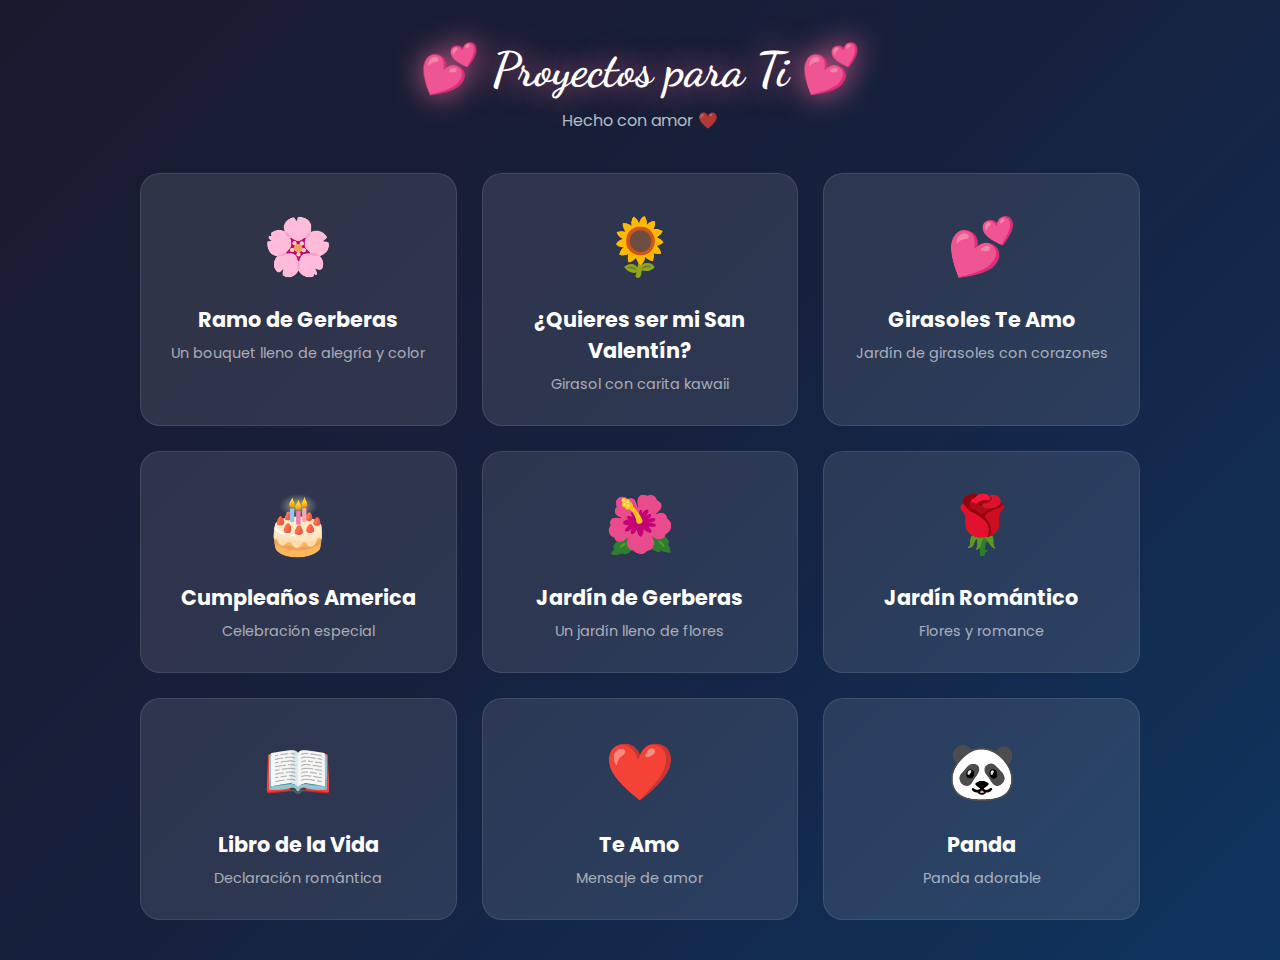
<file: index.html>
<!DOCTYPE html>
<html lang="es">
  <head>
    <meta charset="UTF-8" />
    <meta name="viewport" content="width=device-width, initial-scale=1.0" />
    <title>💕 Proyectos para Ti 💕</title>
    <link
      href="https://fonts.googleapis.com/css2?family=Dancing+Script:wght@700&family=Poppins:wght@400;600&display=swap"
      rel="stylesheet"
    />
    <style>
      * {
        margin: 0;
        padding: 0;
        box-sizing: border-box;
      }
      body {
        min-height: 100vh;
        background: linear-gradient(135deg, #1a1a2e, #16213e, #0f3460);
        font-family: "Poppins", sans-serif;
        display: flex;
        flex-direction: column;
        align-items: center;
        padding: 40px 20px;
      }
      h1 {
        font-family: "Dancing Script", cursive;
        font-size: 3rem;
        color: #fff;
        text-shadow: 0 0 30px rgba(255, 107, 157, 0.8);
        margin-bottom: 10px;
      }
      p.subtitle {
        color: rgba(255, 255, 255, 0.7);
        margin-bottom: 40px;
      }
      .grid {
        display: grid;
        grid-template-columns: repeat(auto-fit, minmax(280px, 1fr));
        gap: 25px;
        max-width: 1000px;
        width: 100%;
      }
      .card {
        background: rgba(255, 255, 255, 0.1);
        border-radius: 20px;
        padding: 30px;
        text-align: center;
        transition: transform 0.3s, box-shadow 0.3s;
        text-decoration: none;
        border: 1px solid rgba(255, 255, 255, 0.1);
      }
      .card:hover {
        transform: translateY(-10px);
        box-shadow: 0 20px 40px rgba(255, 107, 157, 0.3);
      }
      .card .emoji {
        font-size: 3.5rem;
        margin-bottom: 15px;
      }
      .card h2 {
        color: #fff;
        font-size: 1.3rem;
        margin-bottom: 8px;
      }
      .card p {
        color: rgba(255, 255, 255, 0.6);
        font-size: 0.9rem;
      }
    </style>
  </head>
  <body>
    <h1>💕 Proyectos para Ti 💕</h1>
    <p class="subtitle">Hecho con amor ❤️</p>

    <div class="grid">
      <a href="ramo-gerberas/" class="card">
        <div class="emoji">🌸</div>
        <h2>Ramo de Gerberas</h2>
        <p>Un bouquet lleno de alegría y color</p>
      </a>

      <a href="girasol-san-valentin/" class="card">
        <div class="emoji">🌻</div>
        <h2>¿Quieres ser mi San Valentín?</h2>
        <p>Girasol con carita kawaii</p>
      </a>

      <a href="girasoles-te-amo/" class="card">
        <div class="emoji">💕</div>
        <h2>Girasoles Te Amo</h2>
        <p>Jardín de girasoles con corazones</p>
      </a>

      <a href="cumpleanos-america/" class="card">
        <div class="emoji">🎂</div>
        <h2>Cumpleaños America</h2>
        <p>Celebración especial</p>
      </a>

      <a href="jardin-gerberas/" class="card">
        <div class="emoji">🌺</div>
        <h2>Jardín de Gerberas</h2>
        <p>Un jardín lleno de flores</p>
      </a>

      <a href="jardin-romantico/" class="card">
        <div class="emoji">🌹</div>
        <h2>Jardín Romántico</h2>
        <p>Flores y romance</p>
      </a>

      <a href="libro-de-la-vida/" class="card">
        <div class="emoji">📖</div>
        <h2>Libro de la Vida</h2>
        <p>Declaración romántica</p>
      </a>

      <a href="te-amo/" class="card">
        <div class="emoji">❤️</div>
        <h2>Te Amo</h2>
        <p>Mensaje de amor</p>
      </a>

      <a href="panda/" class="card">
        <div class="emoji">🐼</div>
        <h2>Panda</h2>
        <p>Panda adorable</p>
      </a>
    </div>
  </body>
</html>
</file>
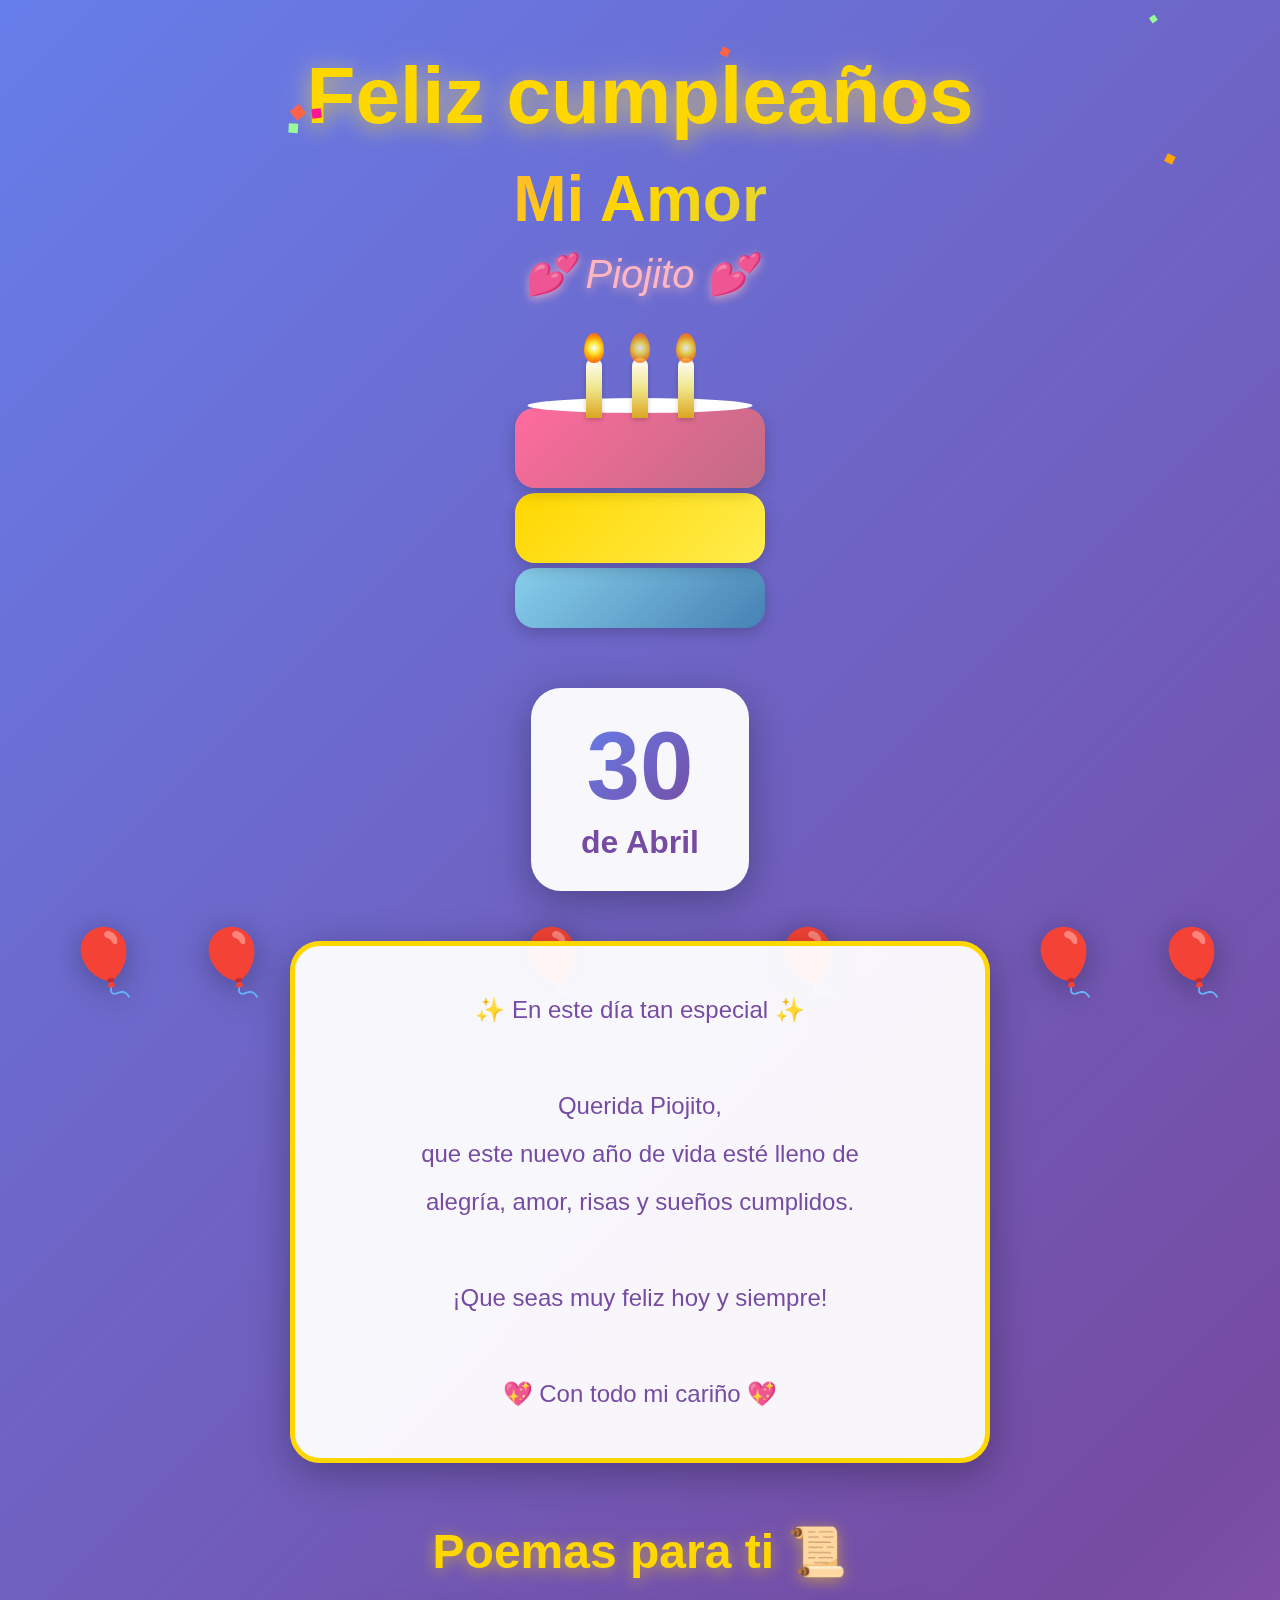
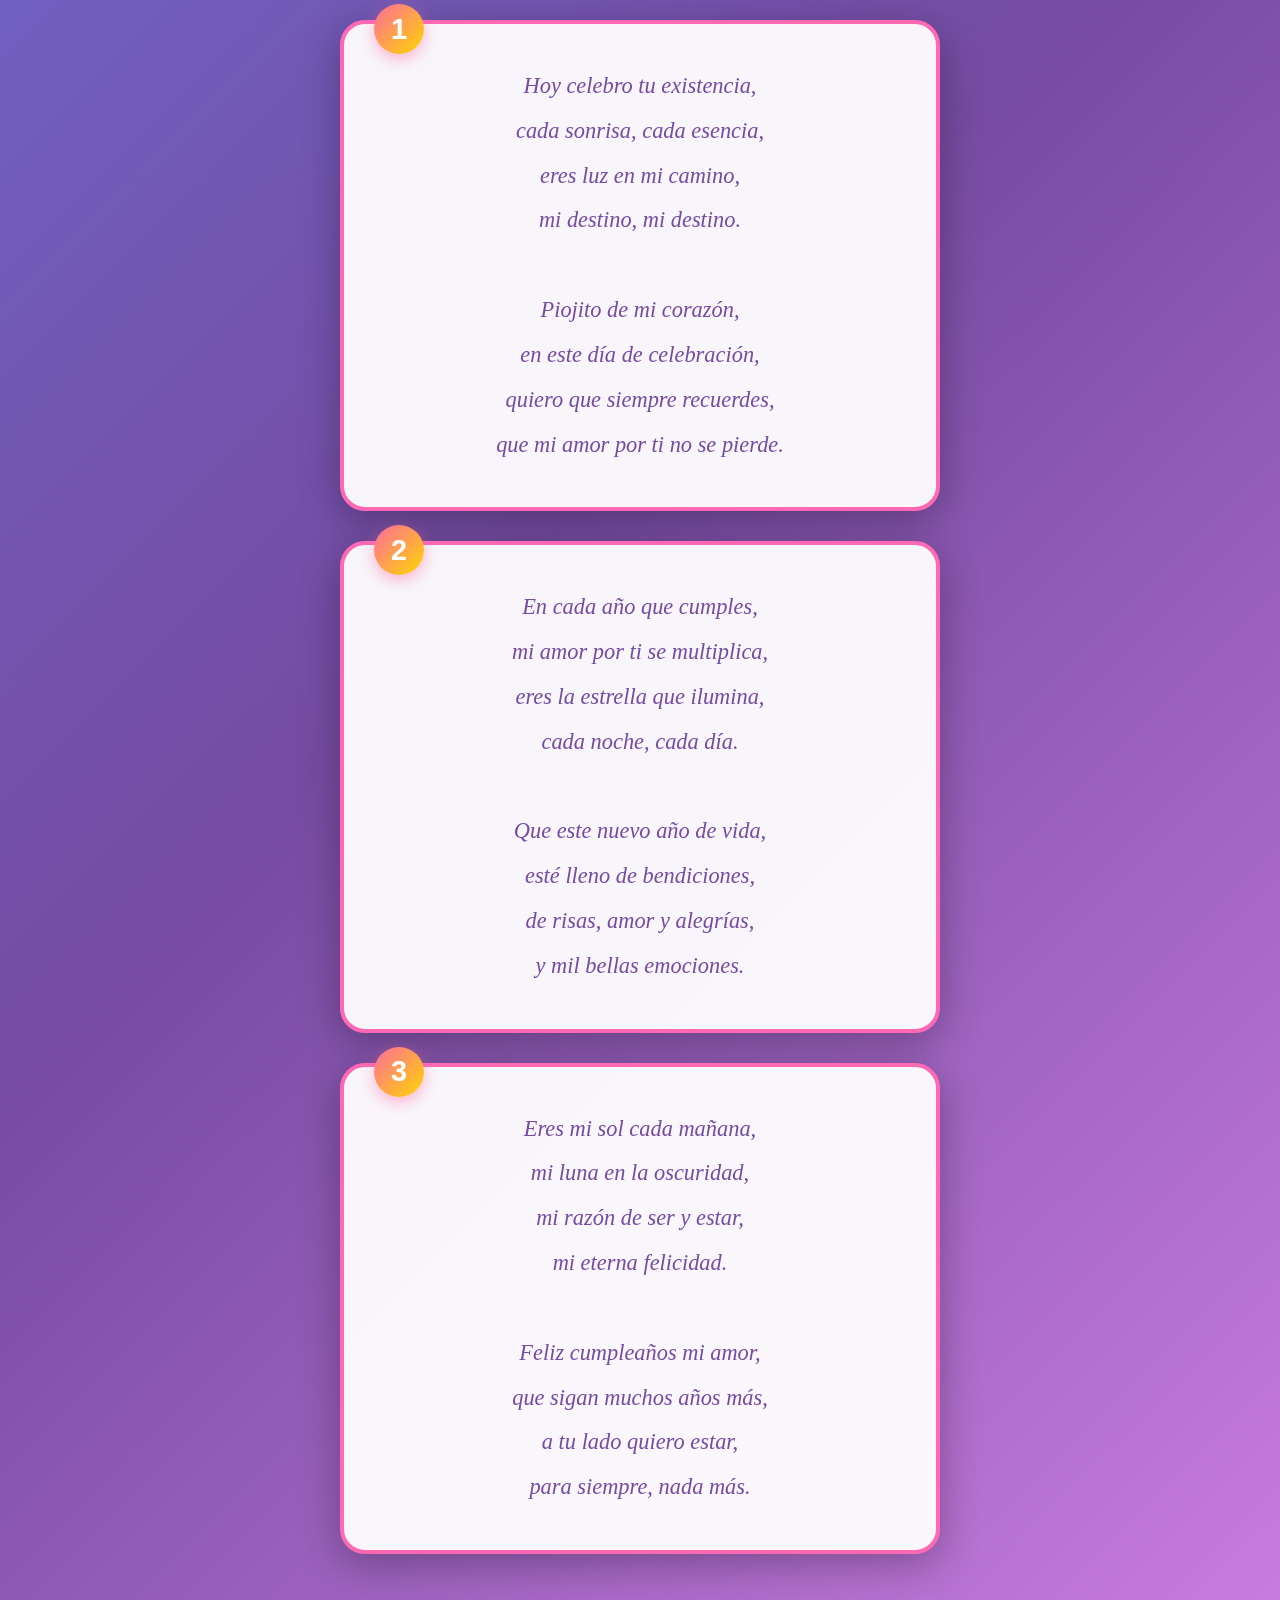
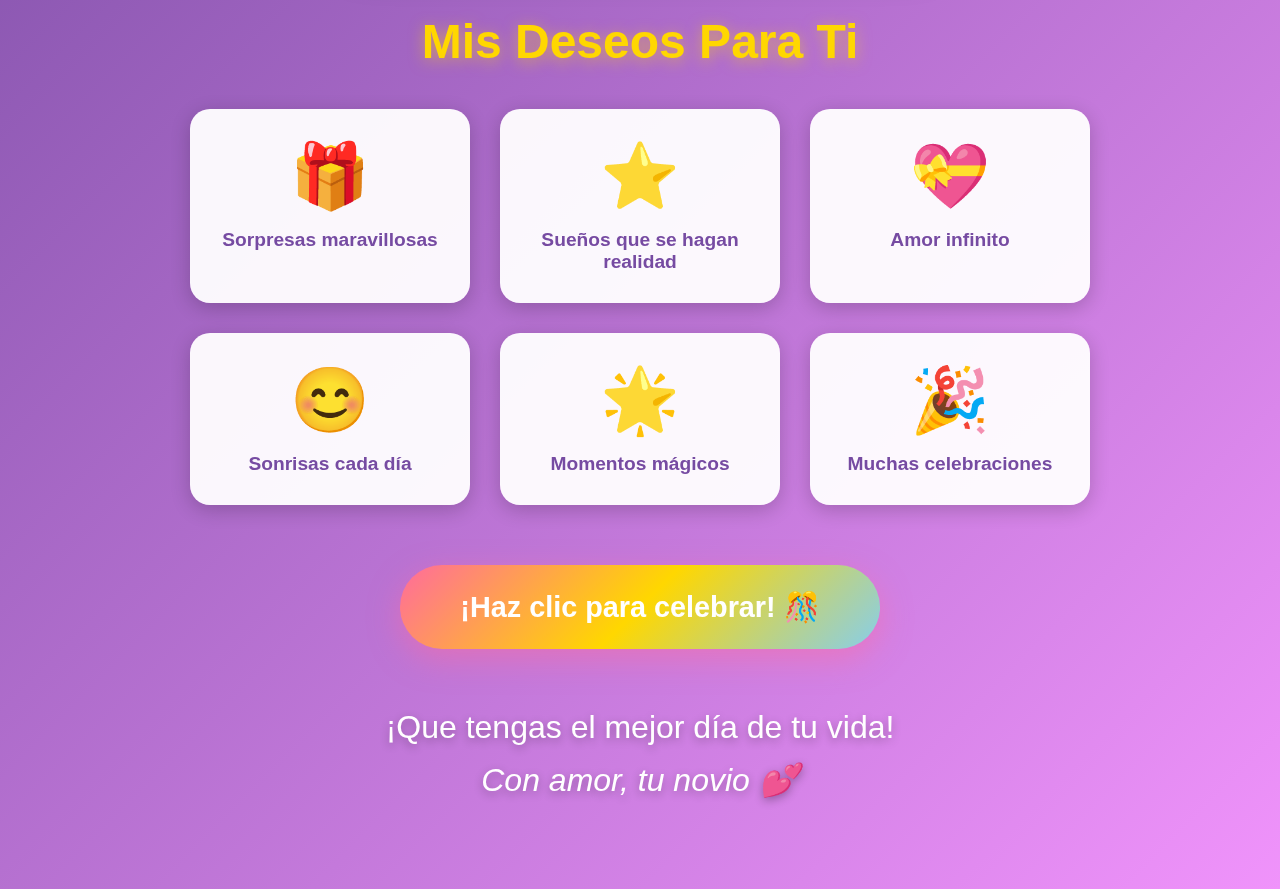
<file: cumpleanos-america/index.html>
<!DOCTYPE html>
<html lang="es">
  <head>
    <meta charset="UTF-8" />
    <meta name="viewport" content="width=device-width, initial-scale=1.0" />
    <title>¡Feliz Cumpleaños! 🎂</title>
    <link rel="stylesheet" href="styles.css" />
  </head>
  <body>
    <!-- Globos flotantes -->
    <div class="balloon balloon-1">🎈</div>
    <div class="balloon balloon-2">🎈</div>
    <div class="balloon balloon-3">🎈</div>
    <div class="balloon balloon-4">🎈</div>
    <div class="balloon balloon-5">🎈</div>
    <div class="balloon balloon-6">🎈</div>

    <!-- Confeti -->
    <canvas id="confettiCanvas"></canvas>

    <div class="container">
      <!-- Título principal -->
      <div class="header-section">
        <h1 class="main-title">Feliz cumpleaños</h1>
        <h2 class="name-title">Mi Amor</h2>
        <p class="nickname">💕 Piojito 💕</p>
      </div>

      <!-- Pastel de cumpleaños -->
      <div class="cake-container">
        <div class="cake">
          <div class="candles">
            <div class="candle">
              <div class="flame"></div>
            </div>
            <div class="candle">
              <div class="flame"></div>
            </div>
            <div class="candle">
              <div class="flame"></div>
            </div>
          </div>
          <div class="cake-layer cake-layer-1"></div>
          <div class="cake-layer cake-layer-2"></div>
          <div class="cake-layer cake-layer-3"></div>
        </div>
      </div>

      <!-- Fecha especial -->
      <div class="date-container">
        <div class="date-card">
          <span class="date-number">30</span>
          <span class="date-month">de Abril</span>
        </div>
      </div>

      <!-- Mensaje especial -->
      <div class="message-card">
        <p class="message-text">
          ✨ En este día tan especial ✨<br /><br />
          Querida Piojito,<br />
          que este nuevo año de vida esté lleno de<br />
          alegría, amor, risas y sueños cumplidos.<br /><br />
          ¡Que seas muy feliz hoy y siempre!<br /><br />
          💖 Con todo mi cariño 💖
        </p>
      </div>

      <!-- Poemas de cumpleaños -->
      <div class="poems-section">
        <h3 class="poems-title">Poemas para ti 📜</h3>

        <div class="poem-card special">
          <div class="poem-number">1</div>
          <p class="poem-verse">
            Hoy celebro tu existencia,<br />
            cada sonrisa, cada esencia,<br />
            eres luz en mi camino,<br />
            mi destino, mi destino.<br /><br />

            Piojito de mi corazón,<br />
            en este día de celebración,<br />
            quiero que siempre recuerdes,<br />
            que mi amor por ti no se pierde.
          </p>
        </div>

        <div class="poem-card special">
          <div class="poem-number">2</div>
          <p class="poem-verse">
            En cada año que cumples,<br />
            mi amor por ti se multiplica,<br />
            eres la estrella que ilumina,<br />
            cada noche, cada día.<br /><br />

            Que este nuevo año de vida,<br />
            esté lleno de bendiciones,<br />
            de risas, amor y alegrías,<br />
            y mil bellas emociones.
          </p>
        </div>

        <div class="poem-card special">
          <div class="poem-number">3</div>
          <p class="poem-verse">
            Eres mi sol cada mañana,<br />
            mi luna en la oscuridad,<br />
            mi razón de ser y estar,<br />
            mi eterna felicidad.<br /><br />

            Feliz cumpleaños mi amor,<br />
            que sigan muchos años más,<br />
            a tu lado quiero estar,<br />
            para siempre, nada más.
          </p>
        </div>
      </div>

      <!-- Deseos -->
      <div class="wishes-section">
        <h3 class="wishes-title">Mis Deseos Para Ti</h3>
        <div class="wishes-grid">
          <div class="wish-card">
            <div class="wish-icon">🎁</div>
            <p class="wish-text">Sorpresas maravillosas</p>
          </div>
          <div class="wish-card">
            <div class="wish-icon">⭐</div>
            <p class="wish-text">Sueños que se hagan realidad</p>
          </div>
          <div class="wish-card">
            <div class="wish-icon">💝</div>
            <p class="wish-text">Amor infinito</p>
          </div>
          <div class="wish-card">
            <div class="wish-icon">😊</div>
            <p class="wish-text">Sonrisas cada día</p>
          </div>
          <div class="wish-card">
            <div class="wish-icon">🌟</div>
            <p class="wish-text">Momentos mágicos</p>
          </div>
          <div class="wish-card">
            <div class="wish-icon">🎉</div>
            <p class="wish-text">Muchas celebraciones</p>
          </div>
        </div>
      </div>

      <!-- Botón interactivo -->
      <button class="celebration-button" id="celebrateBtn">
        <span class="button-text">¡Haz clic para celebrar! 🎊</span>
      </button>

      <!-- Mensaje final -->
      <div class="final-message">
        <p>¡Que tengas el mejor día de tu vida!</p>
        <p class="signature">Con amor, tu novio 💕</p>
      </div>
    </div>

    <script src="script.js"></script>
  </body>
</html>
</file>
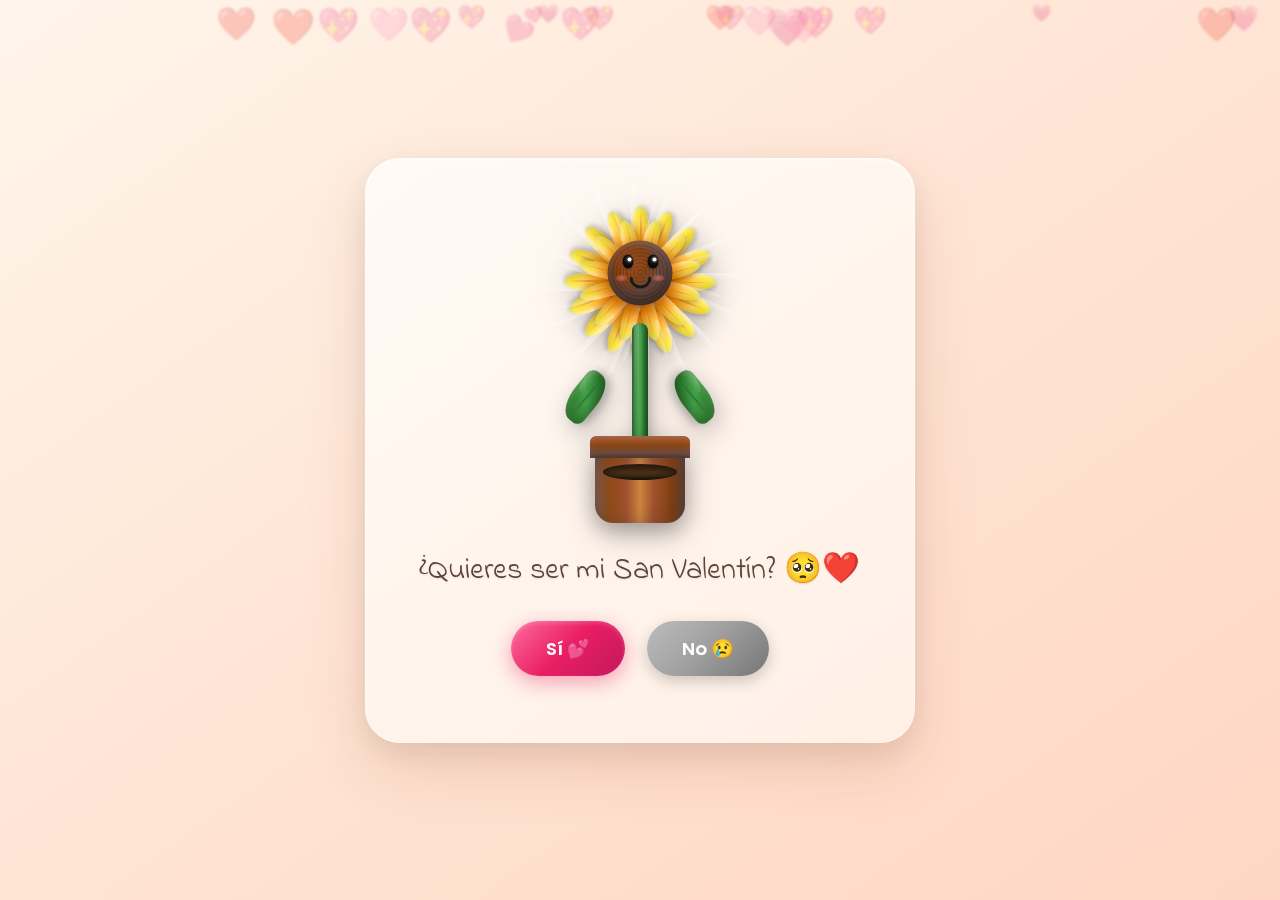
<file: girasol-san-valentin/index.html>
<!DOCTYPE html>
<html lang="es">
  <head>
    <meta charset="UTF-8" />
    <meta name="viewport" content="width=device-width, initial-scale=1.0" />
    <title>¿Quieres ser mi San Valentín?</title>
    <link
      href="https://fonts.googleapis.com/css2?family=Indie+Flower&family=Poppins:wght@400;600&display=swap"
      rel="stylesheet"
    />
    <link rel="stylesheet" href="styles.css" />
  </head>
  <body>
    <div class="card">
      <div class="sunflower-container">
        <!-- Girasol animado -->
        <div class="sunflower" id="sunflower">
          <!-- Cabeza de flor -->
          <div class="flower-head">
            <div class="petals" id="petals"></div>
            <div class="center">
              <div class="eyes">
                <div class="eye"><div class="pupil"></div></div>
                <div class="eye"><div class="pupil"></div></div>
              </div>
              <div class="mouth"></div>
              <div class="blush left"></div>
              <div class="blush right"></div>
            </div>
          </div>
          <!-- Tallo -->
          <div class="stem"></div>
          <!-- Hojas -->
          <div class="leaf leaf-left"></div>
          <div class="leaf leaf-right"></div>
        </div>
        <!-- Maceta -->
        <div class="pot">
          <div class="pot-rim"></div>
          <div class="pot-body">
            <div class="dirt"></div>
          </div>
        </div>
      </div>

      <p class="message">¿Quieres ser mi San Valentín? 🥺❤️</p>

      <div class="buttons">
        <button class="btn btn-yes" onclick="sayYes()">Sí 💕</button>
        <button class="btn btn-no" id="noBtn">No 😢</button>
      </div>

      <div class="response" id="response"></div>
    </div>

    <div class="hearts-bg" id="hearts"></div>

    <script src="script.js"></script>
  </body>
</html>
</file>
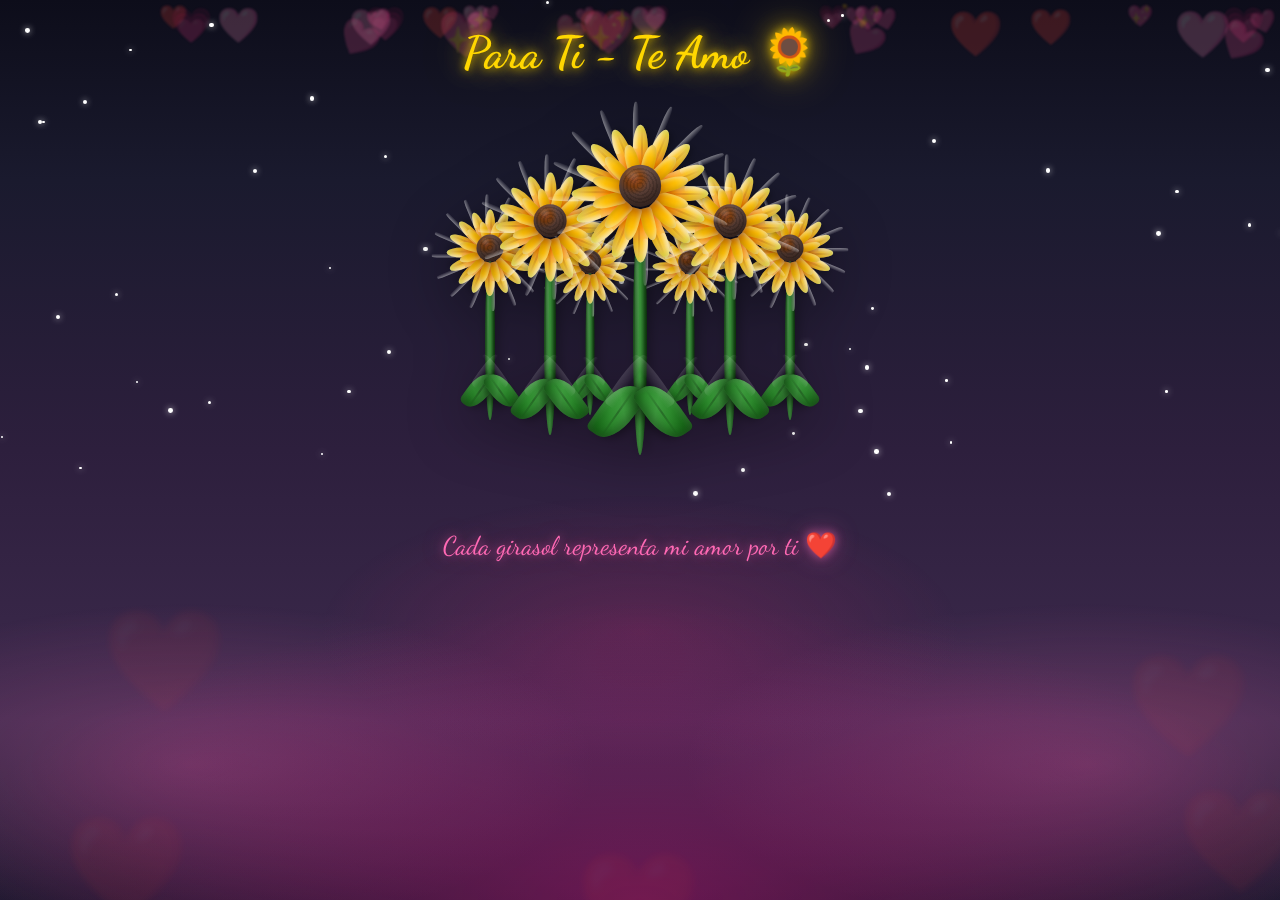
<file: girasoles-te-amo/index.html>
<!DOCTYPE html>
<html lang="es">
  <head>
    <meta charset="UTF-8" />
    <meta name="viewport" content="width=device-width, initial-scale=1.0" />
    <title>Para Ti - Te Amo 🌻</title>
    <link
      href="https://fonts.googleapis.com/css2?family=Dancing+Script:wght@700&family=Poppins:wght@400;600&display=swap"
      rel="stylesheet"
    />
    <link rel="stylesheet" href="styles.css" />
  </head>
  <body>
    <!-- Fondo con corazones -->
    <div class="bg-layer">
      <div class="glow-orbs"></div>
      <div class="hearts-container" id="hearts"></div>
      <div class="stars-container" id="stars"></div>
      <div class="big-hearts" id="bigHearts"></div>
    </div>

    <div class="content">
      <h1 class="title">Para Ti - Te Amo 🌻</h1>

      <div class="garden" id="garden">
        <!-- Girasoles generados por JS -->
      </div>

      <p class="message" id="message">
        Cada girasol representa mi amor por ti ❤️
      </p>
    </div>

    <script src="script.js"></script>
  </body>
</html>
</file>
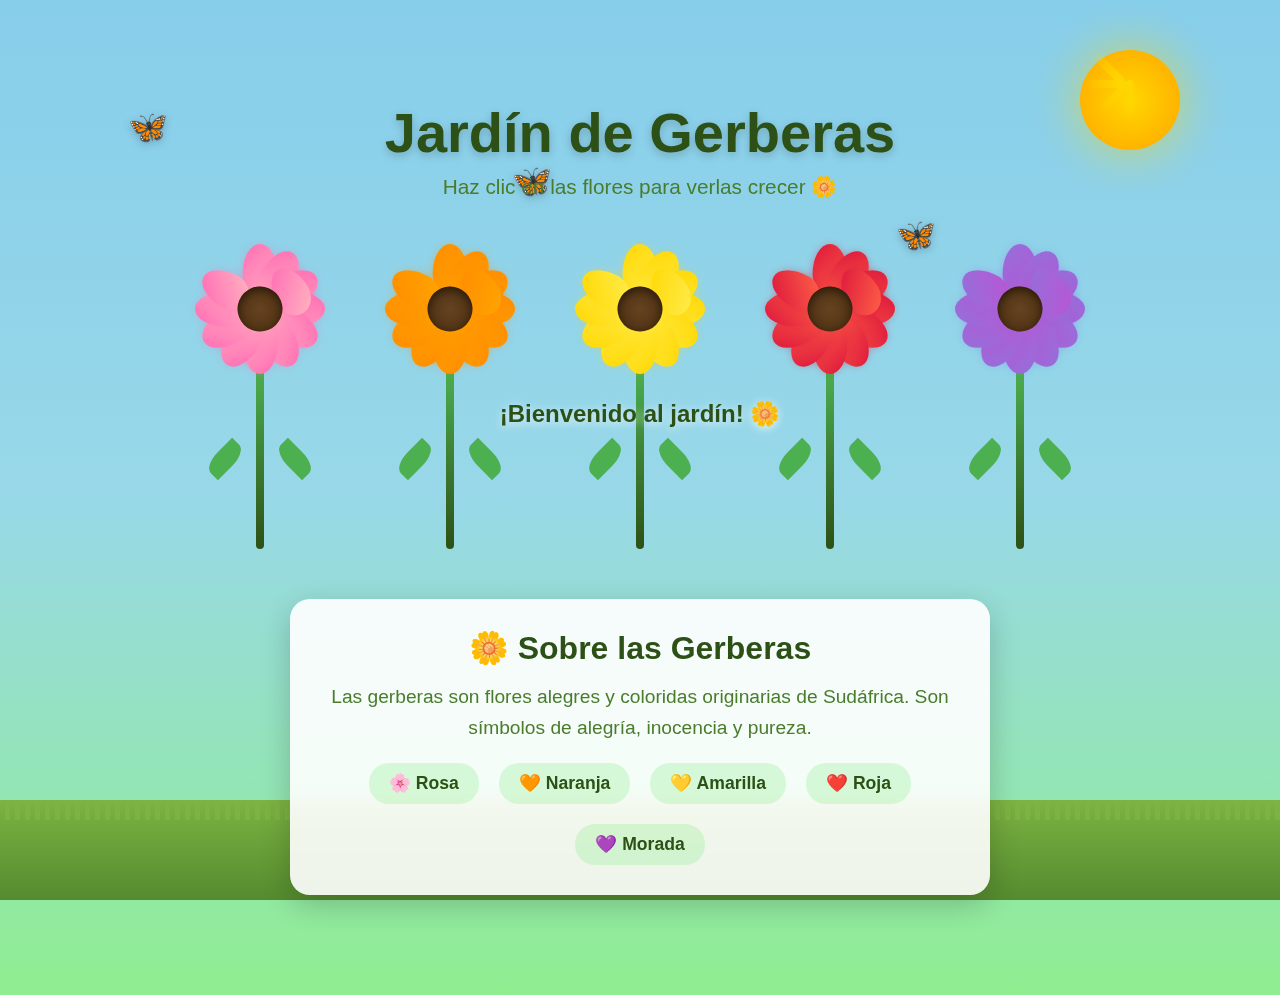
<file: jardin-gerberas/index.html>
<!DOCTYPE html>
<html lang="es">
  <head>
    <meta charset="UTF-8" />
    <meta name="viewport" content="width=device-width, initial-scale=1.0" />
    <title>Jardín de Gerberas</title>
    <link rel="stylesheet" href="styles.css" />
  </head>
  <body>
    <div class="sky">
      <!-- Sol -->
      <div class="sun">
        <div class="sun-ray"></div>
        <div class="sun-ray"></div>
        <div class="sun-ray"></div>
        <div class="sun-ray"></div>
      </div>

      <!-- Nubes -->
      <div class="cloud cloud-1"></div>
      <div class="cloud cloud-2"></div>
      <div class="cloud cloud-3"></div>

      <!-- Mariposas -->
      <div class="butterfly butterfly-1">🦋</div>
      <div class="butterfly butterfly-2">🦋</div>
      <div class="butterfly butterfly-3">🦋</div>
    </div>

    <div class="garden-container">
      <h1 class="title">Jardín de Gerberas</h1>
      <p class="subtitle">Haz clic en las flores para verlas crecer 🌼</p>

      <div class="garden">
        <!-- Primera fila de gerberas -->
        <div class="gerbera gerbera-pink" data-color="pink">
          <div class="stem"></div>
          <div class="leaf leaf-left"></div>
          <div class="leaf leaf-right"></div>
          <div class="flower-head">
            <div class="petal"></div>
            <div class="petal"></div>
            <div class="petal"></div>
            <div class="petal"></div>
            <div class="petal"></div>
            <div class="petal"></div>
            <div class="petal"></div>
            <div class="petal"></div>
            <div class="petal"></div>
            <div class="petal"></div>
            <div class="petal"></div>
            <div class="petal"></div>
            <div class="center"></div>
          </div>
        </div>

        <div class="gerbera gerbera-orange" data-color="orange">
          <div class="stem"></div>
          <div class="leaf leaf-left"></div>
          <div class="leaf leaf-right"></div>
          <div class="flower-head">
            <div class="petal"></div>
            <div class="petal"></div>
            <div class="petal"></div>
            <div class="petal"></div>
            <div class="petal"></div>
            <div class="petal"></div>
            <div class="petal"></div>
            <div class="petal"></div>
            <div class="petal"></div>
            <div class="petal"></div>
            <div class="petal"></div>
            <div class="petal"></div>
            <div class="center"></div>
          </div>
        </div>

        <div class="gerbera gerbera-yellow" data-color="yellow">
          <div class="stem"></div>
          <div class="leaf leaf-left"></div>
          <div class="leaf leaf-right"></div>
          <div class="flower-head">
            <div class="petal"></div>
            <div class="petal"></div>
            <div class="petal"></div>
            <div class="petal"></div>
            <div class="petal"></div>
            <div class="petal"></div>
            <div class="petal"></div>
            <div class="petal"></div>
            <div class="petal"></div>
            <div class="petal"></div>
            <div class="petal"></div>
            <div class="petal"></div>
            <div class="center"></div>
          </div>
        </div>

        <div class="gerbera gerbera-red" data-color="red">
          <div class="stem"></div>
          <div class="leaf leaf-left"></div>
          <div class="leaf leaf-right"></div>
          <div class="flower-head">
            <div class="petal"></div>
            <div class="petal"></div>
            <div class="petal"></div>
            <div class="petal"></div>
            <div class="petal"></div>
            <div class="petal"></div>
            <div class="petal"></div>
            <div class="petal"></div>
            <div class="petal"></div>
            <div class="petal"></div>
            <div class="petal"></div>
            <div class="petal"></div>
            <div class="center"></div>
          </div>
        </div>

        <div class="gerbera gerbera-purple" data-color="purple">
          <div class="stem"></div>
          <div class="leaf leaf-left"></div>
          <div class="leaf leaf-right"></div>
          <div class="flower-head">
            <div class="petal"></div>
            <div class="petal"></div>
            <div class="petal"></div>
            <div class="petal"></div>
            <div class="petal"></div>
            <div class="petal"></div>
            <div class="petal"></div>
            <div class="petal"></div>
            <div class="petal"></div>
            <div class="petal"></div>
            <div class="petal"></div>
            <div class="petal"></div>
            <div class="center"></div>
          </div>
        </div>
      </div>

      <!-- Información -->
      <div class="info-panel">
        <h2>🌼 Sobre las Gerberas</h2>
        <p>
          Las gerberas son flores alegres y coloridas originarias de Sudáfrica.
          Son símbolos de alegría, inocencia y pureza.
        </p>
        <div class="color-count">
          <span class="count-item">🌸 Rosa</span>
          <span class="count-item">🧡 Naranja</span>
          <span class="count-item">💛 Amarilla</span>
          <span class="count-item">❤️ Roja</span>
          <span class="count-item">💜 Morada</span>
        </div>
      </div>
    </div>

    <!-- Pasto -->
    <div class="grass"></div>

    <script src="script.js"></script>
  </body>
</html>
</file>
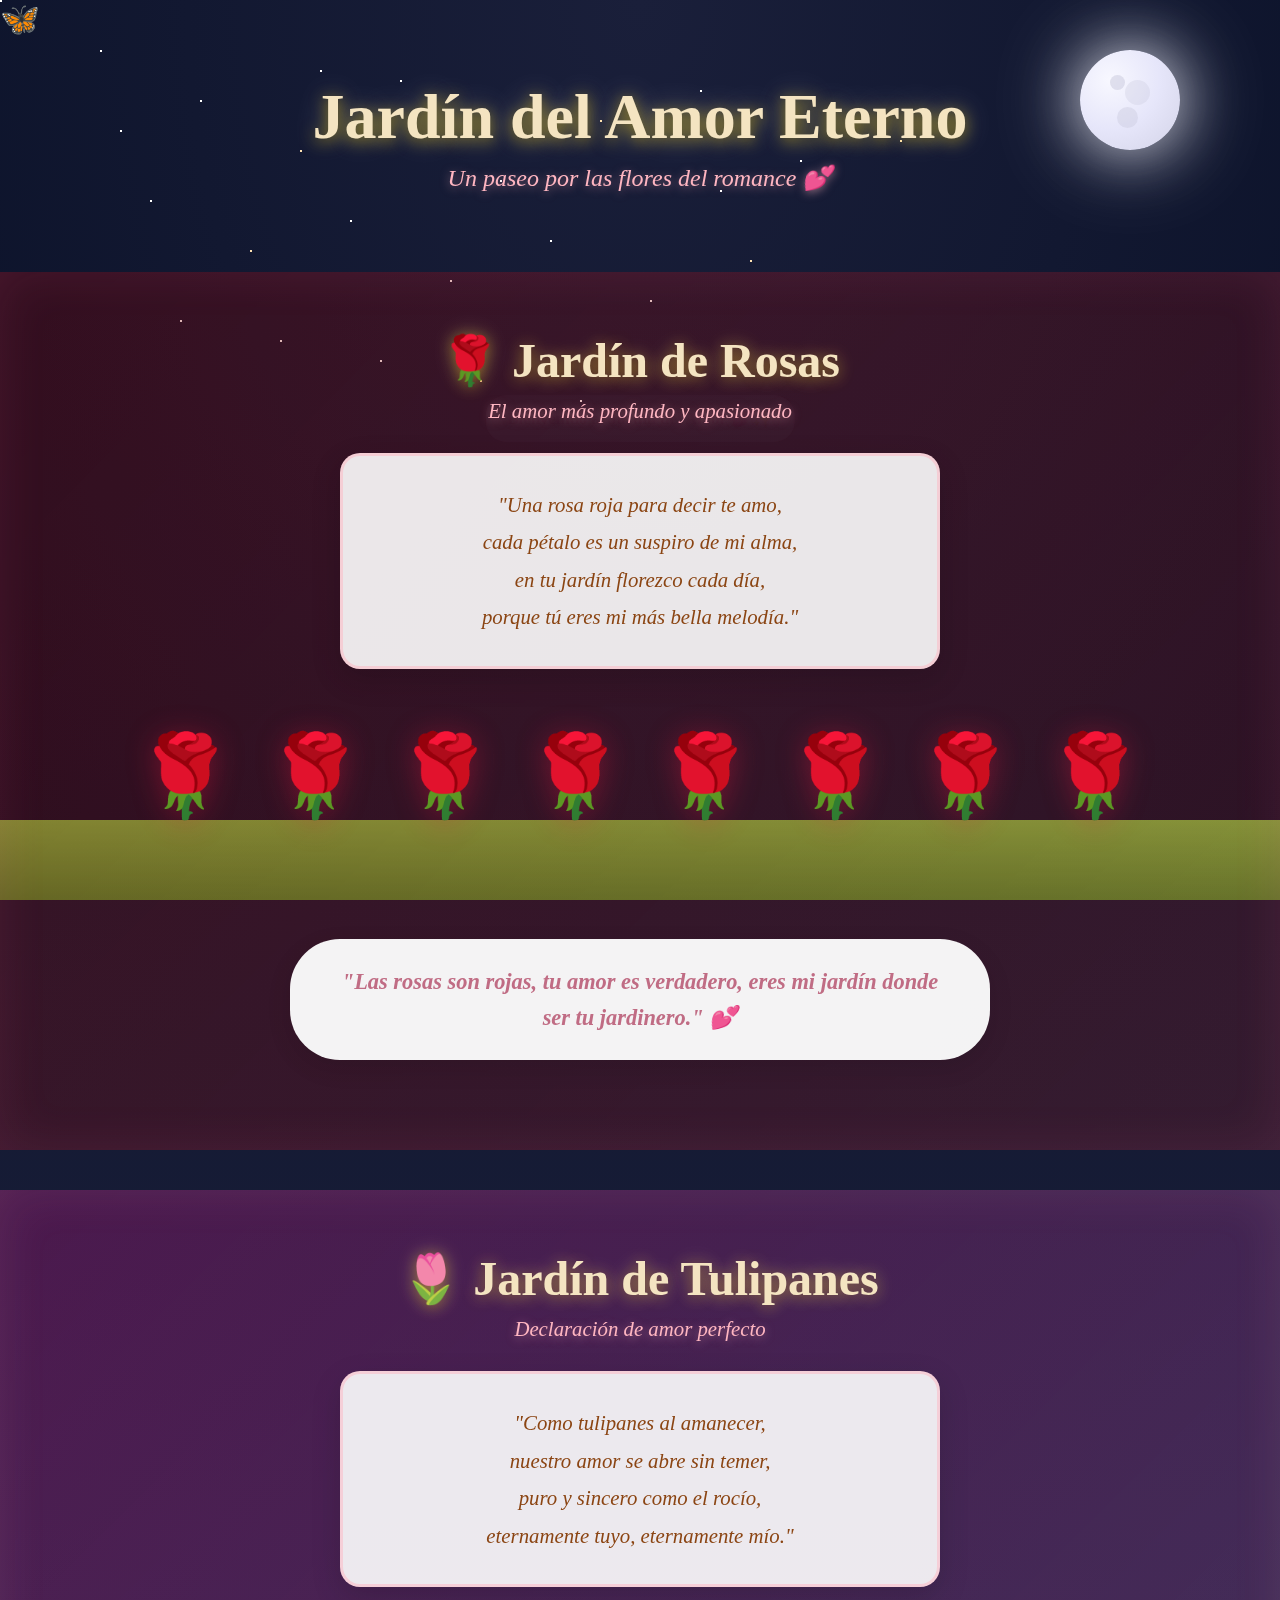
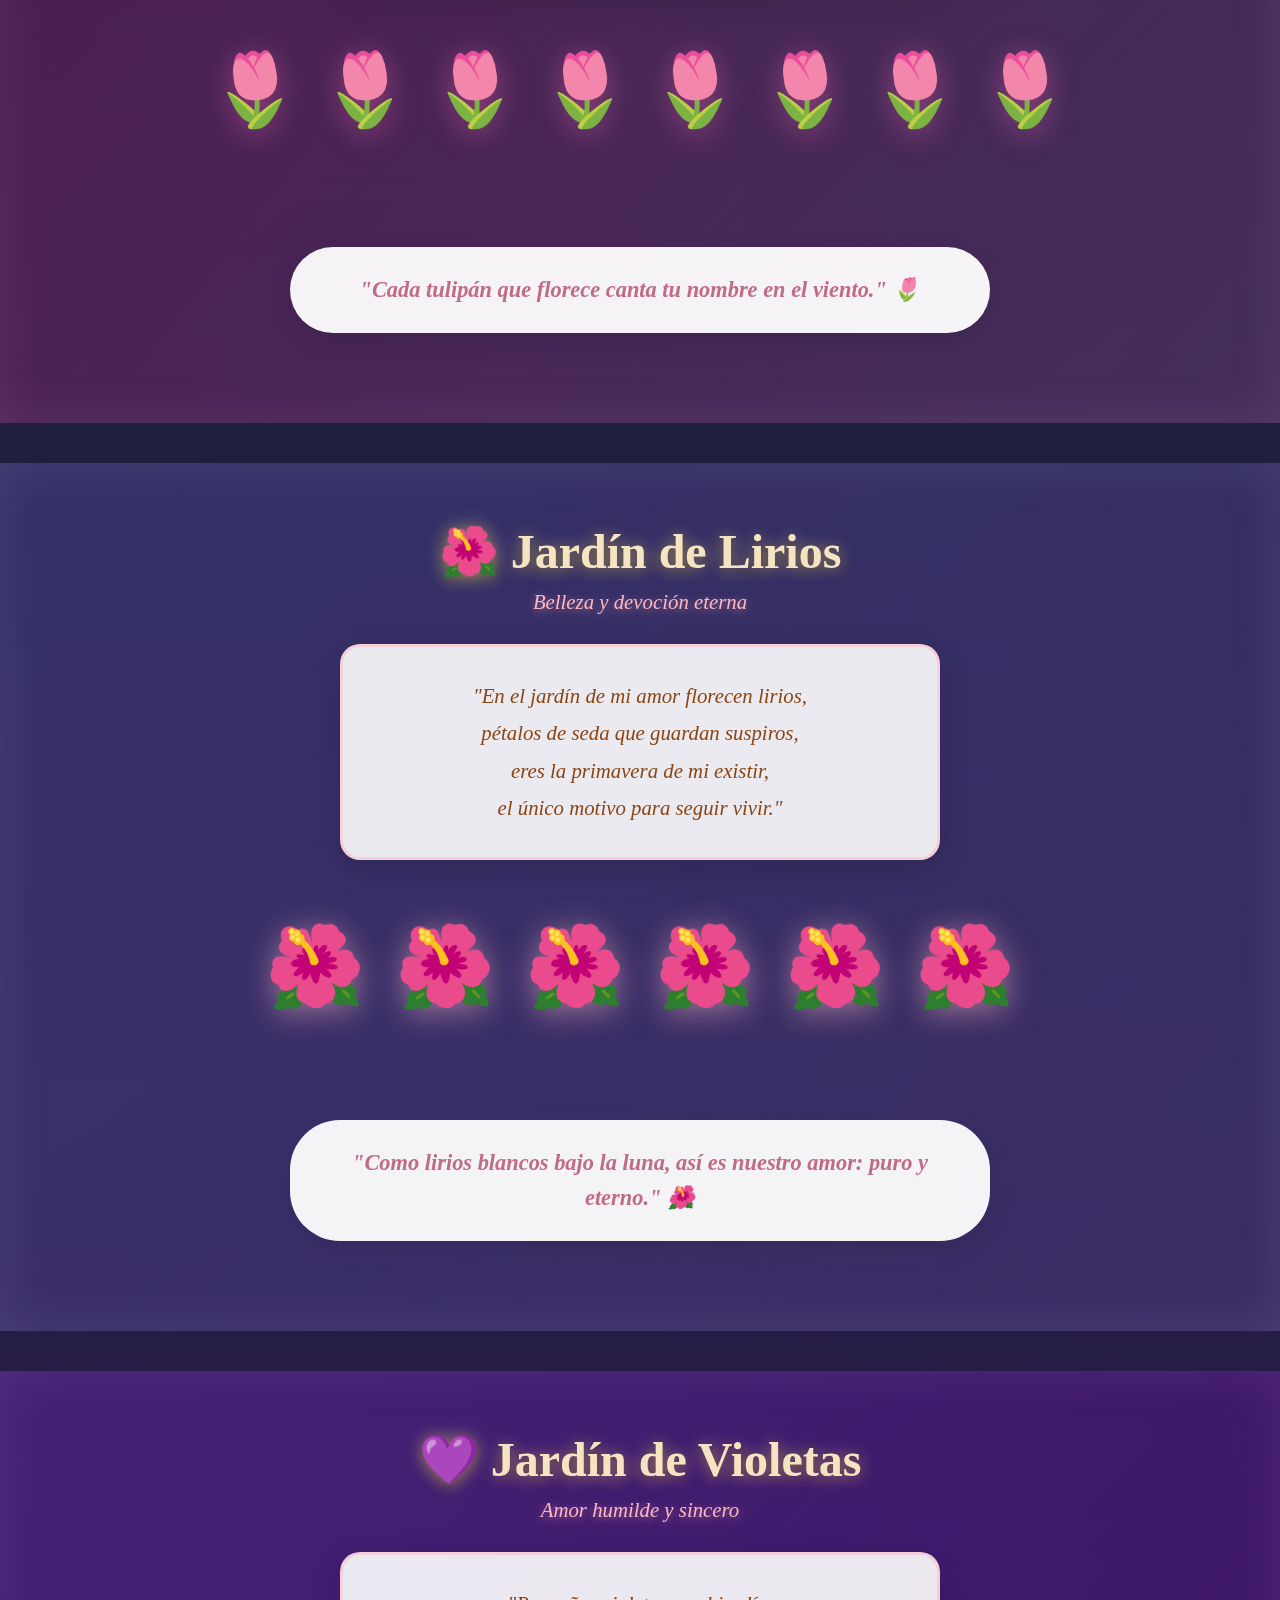
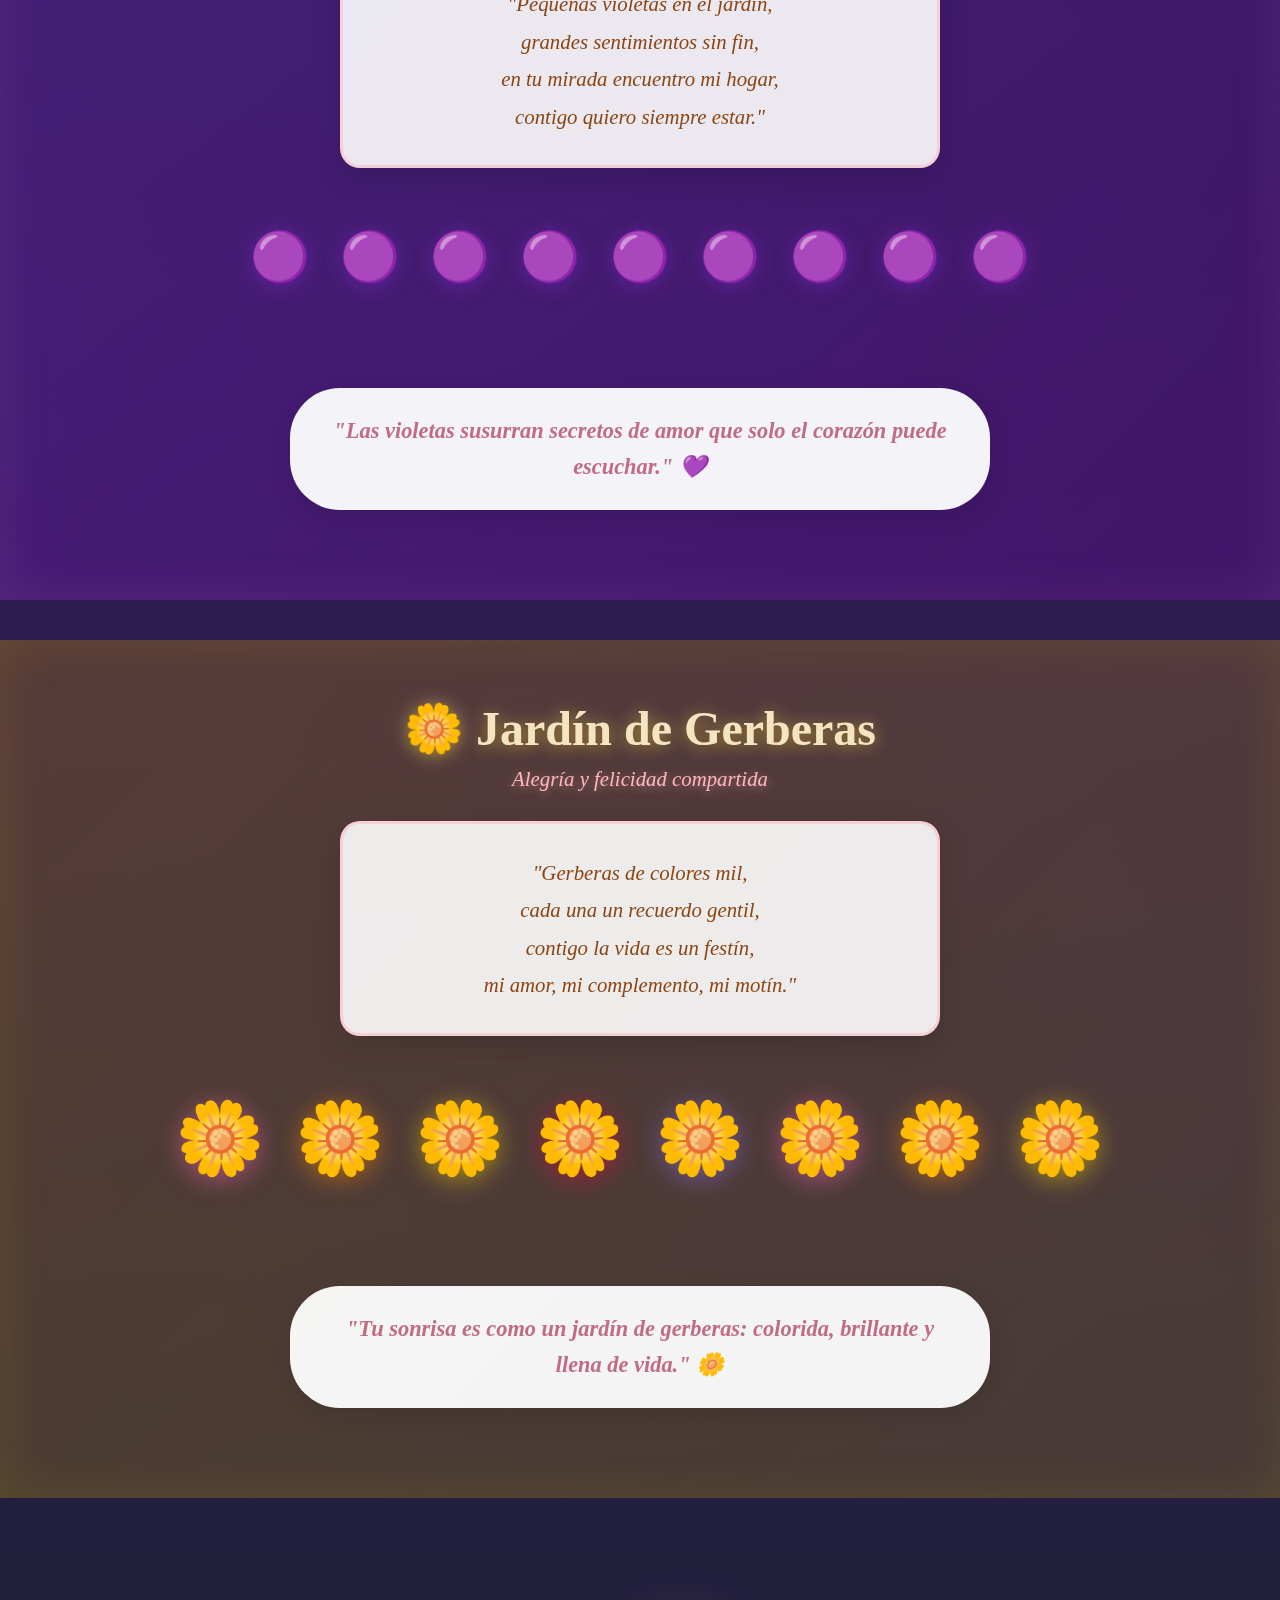
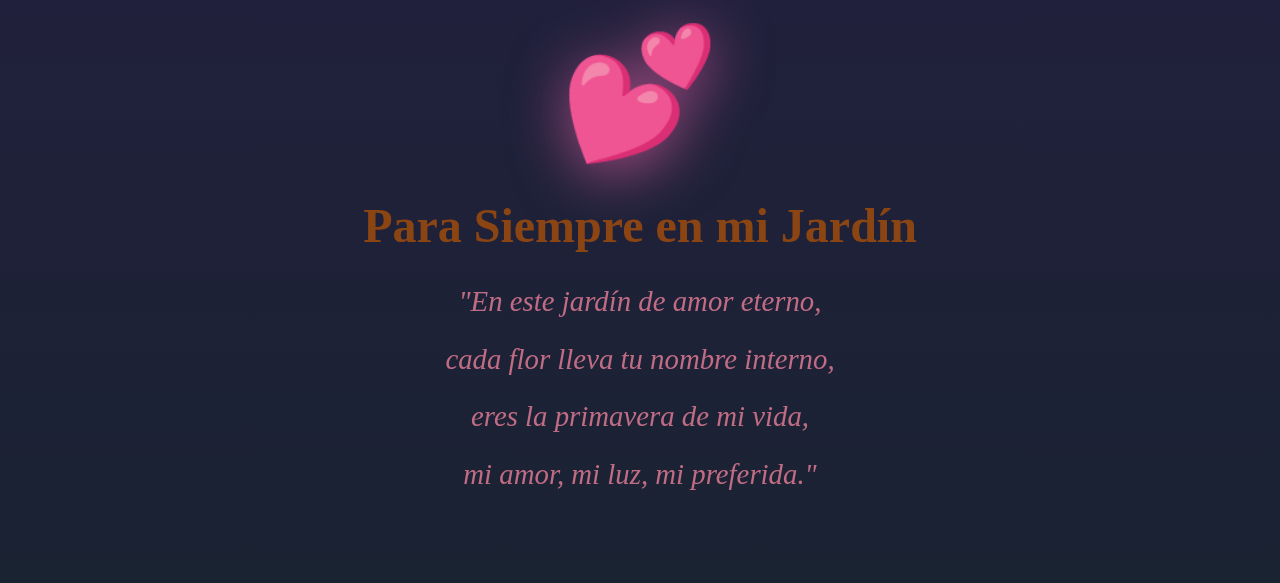
<file: jardin-romantico/index.html>
<!DOCTYPE html>
<html lang="es">
  <head>
    <meta charset="UTF-8" />
    <meta name="viewport" content="width=device-width, initial-scale=1.0" />
    <title>Jardín Romántico 🌹💕</title>
    <link rel="stylesheet" href="styles.css" />
  </head>
  <body>
    <div class="sky">
      <div class="sun"></div>
      <div class="cloud cloud-1"></div>
      <div class="cloud cloud-2"></div>
      <div class="cloud cloud-3"></div>
      <div class="butterfly">🦋</div>
      <div class="butterfly">🦋</div>

      <!-- Estrellas -->
      <div class="stars"></div>
      <div class="stars"></div>
      <div class="stars"></div>
    </div>

    <header class="main-header">
      <h1 class="main-title">Jardín del Amor Eterno</h1>
      <p class="main-subtitle">Un paseo por las flores del romance 💕</p>
    </header>

    <!-- Sección 1: Rosas - Amor Pasional -->
    <section class="garden-section roses-section">
      <div class="section-header">
        <h2 class="section-title">🌹 Jardín de Rosas</h2>
        <p class="section-subtitle">El amor más profundo y apasionado</p>
      </div>

      <div class="poem-card">
        <p class="poem-text">
          "Una rosa roja para decir te amo,<br />
          cada pétalo es un suspiro de mi alma,<br />
          en tu jardín florezco cada día,<br />
          porque tú eres mi más bella melodía."
        </p>
      </div>

      <div class="flowers-container">
        <div class="flower rose" data-type="rose"></div>
        <div class="flower rose" data-type="rose"></div>
        <div class="flower rose" data-type="rose"></div>
        <div class="flower rose" data-type="rose"></div>
        <div class="flower rose" data-type="rose"></div>
        <div class="flower rose" data-type="rose"></div>
        <div class="flower rose" data-type="rose"></div>
        <div class="flower rose" data-type="rose"></div>
      </div>

      <div class="love-phrase">
        <p>
          "Las rosas son rojas, tu amor es verdadero, eres mi jardín donde ser
          tu jardinero." 💕
        </p>
      </div>
    </section>

    <!-- Sección 2: Tulipanes - Amor Puro -->
    <section class="garden-section tulips-section">
      <div class="section-header">
        <h2 class="section-title">🌷 Jardín de Tulipanes</h2>
        <p class="section-subtitle">Declaración de amor perfecto</p>
      </div>

      <div class="poem-card">
        <p class="poem-text">
          "Como tulipanes al amanecer,<br />
          nuestro amor se abre sin temer,<br />
          puro y sincero como el rocío,<br />
          eternamente tuyo, eternamente mío."
        </p>
      </div>

      <div class="flowers-container">
        <div class="flower tulip tulip-pink" data-type="tulip"></div>
        <div class="flower tulip tulip-red" data-type="tulip"></div>
        <div class="flower tulip tulip-yellow" data-type="tulip"></div>
        <div class="flower tulip tulip-purple" data-type="tulip"></div>
        <div class="flower tulip tulip-pink" data-type="tulip"></div>
        <div class="flower tulip tulip-red" data-type="tulip"></div>
        <div class="flower tulip tulip-yellow" data-type="tulip"></div>
        <div class="flower tulip tulip-purple" data-type="tulip"></div>
      </div>

      <div class="love-phrase">
        <p>"Cada tulipán que florece canta tu nombre en el viento." 🌷</p>
      </div>
    </section>

    <!-- Sección 3: Lirios - Amor Elegante -->
    <section class="garden-section lilies-section">
      <div class="section-header">
        <h2 class="section-title">🌺 Jardín de Lirios</h2>
        <p class="section-subtitle">Belleza y devoción eterna</p>
      </div>

      <div class="poem-card">
        <p class="poem-text">
          "En el jardín de mi amor florecen lirios,<br />
          pétalos de seda que guardan suspiros,<br />
          eres la primavera de mi existir,<br />
          el único motivo para seguir vivir."
        </p>
      </div>

      <div class="flowers-container">
        <div class="flower lily" data-type="lily"></div>
        <div class="flower lily" data-type="lily"></div>
        <div class="flower lily" data-type="lily"></div>
        <div class="flower lily" data-type="lily"></div>
        <div class="flower lily" data-type="lily"></div>
        <div class="flower lily" data-type="lily"></div>
      </div>

      <div class="love-phrase">
        <p>
          "Como lirios blancos bajo la luna, así es nuestro amor: puro y
          eterno." 🌺
        </p>
      </div>
    </section>

    <!-- Sección 4: Violetas - Amor Modesto -->
    <section class="garden-section violets-section">
      <div class="section-header">
        <h2 class="section-title">💜 Jardín de Violetas</h2>
        <p class="section-subtitle">Amor humilde y sincero</p>
      </div>

      <div class="poem-card">
        <p class="poem-text">
          "Pequeñas violetas en el jardín,<br />
          grandes sentimientos sin fin,<br />
          en tu mirada encuentro mi hogar,<br />
          contigo quiero siempre estar."
        </p>
      </div>

      <div class="flowers-container">
        <div class="flower violet" data-type="violet"></div>
        <div class="flower violet" data-type="violet"></div>
        <div class="flower violet" data-type="violet"></div>
        <div class="flower violet" data-type="violet"></div>
        <div class="flower violet" data-type="violet"></div>
        <div class="flower violet" data-type="violet"></div>
        <div class="flower violet" data-type="violet"></div>
        <div class="flower violet" data-type="violet"></div>
        <div class="flower violet" data-type="violet"></div>
      </div>

      <div class="love-phrase">
        <p>
          "Las violetas susurran secretos de amor que solo el corazón puede
          escuchar." 💜
        </p>
      </div>
    </section>

    <!-- Sección 5: Gerberas - Amor Alegre -->
    <section class="garden-section gerberas-section">
      <div class="section-header">
        <h2 class="section-title">🌼 Jardín de Gerberas</h2>
        <p class="section-subtitle">Alegría y felicidad compartida</p>
      </div>

      <div class="poem-card">
        <p class="poem-text">
          "Gerberas de colores mil,<br />
          cada una un recuerdo gentil,<br />
          contigo la vida es un festín,<br />
          mi amor, mi complemento, mi motín."
        </p>
      </div>

      <div class="flowers-container">
        <div class="flower gerbera gerbera-pink" data-type="gerbera"></div>
        <div class="flower gerbera gerbera-orange" data-type="gerbera"></div>
        <div class="flower gerbera gerbera-yellow" data-type="gerbera"></div>
        <div class="flower gerbera gerbera-red" data-type="gerbera"></div>
        <div class="flower gerbera gerbera-purple" data-type="gerbera"></div>
        <div class="flower gerbera gerbera-pink" data-type="gerbera"></div>
        <div class="flower gerbera gerbera-orange" data-type="gerbera"></div>
        <div class="flower gerbera gerbera-yellow" data-type="gerbera"></div>
      </div>

      <div class="love-phrase">
        <p>
          "Tu sonrisa es como un jardín de gerberas: colorida, brillante y llena
          de vida." 🌼
        </p>
      </div>
    </section>

    <!-- Mensaje final -->
    <section class="final-message">
      <div class="heart-container">
        <div class="big-heart">💕</div>
      </div>
      <h2 class="final-title">Para Siempre en mi Jardín</h2>
      <p class="final-text">
        "En este jardín de amor eterno,<br />
        cada flor lleva tu nombre interno,<br />
        eres la primavera de mi vida,<br />
        mi amor, mi luz, mi preferida."
      </p>
    </section>

    <div class="grass-ground"></div>

    <script src="script.js"></script>
  </body>
</html>
</file>
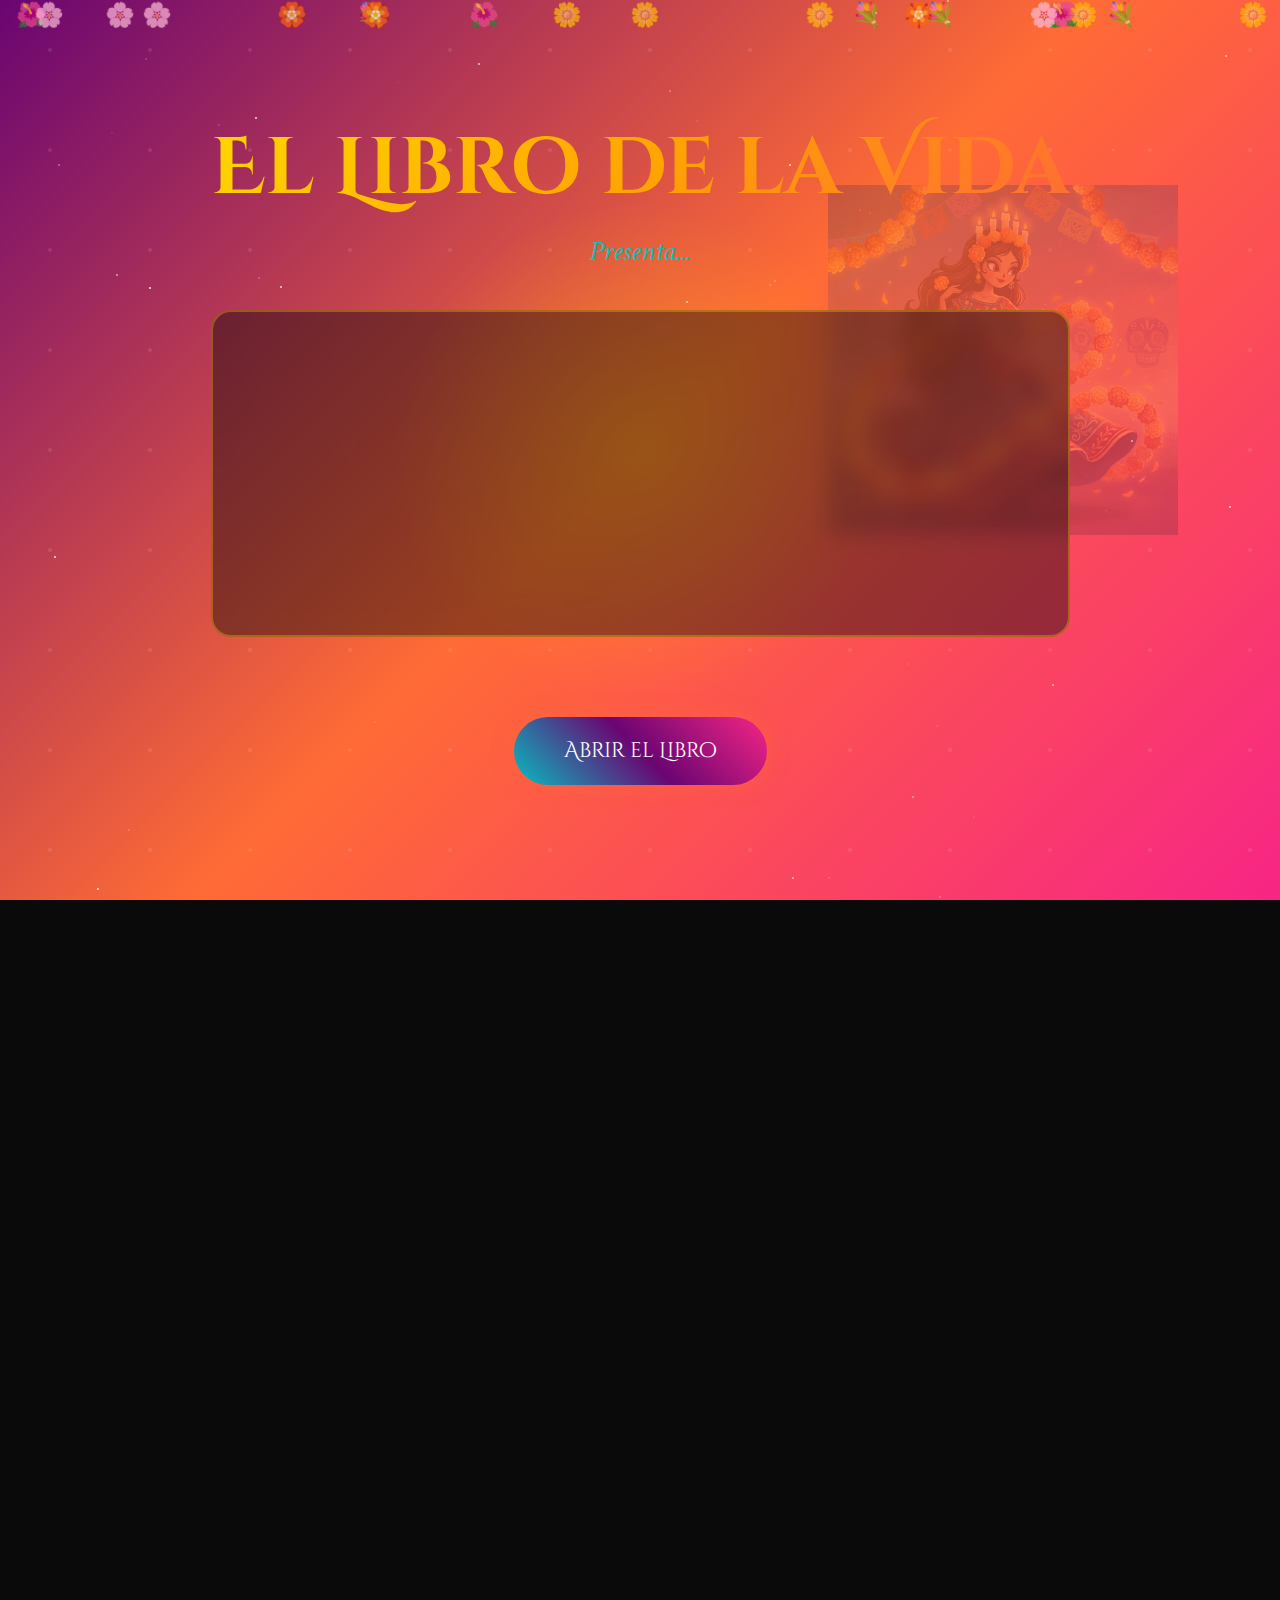
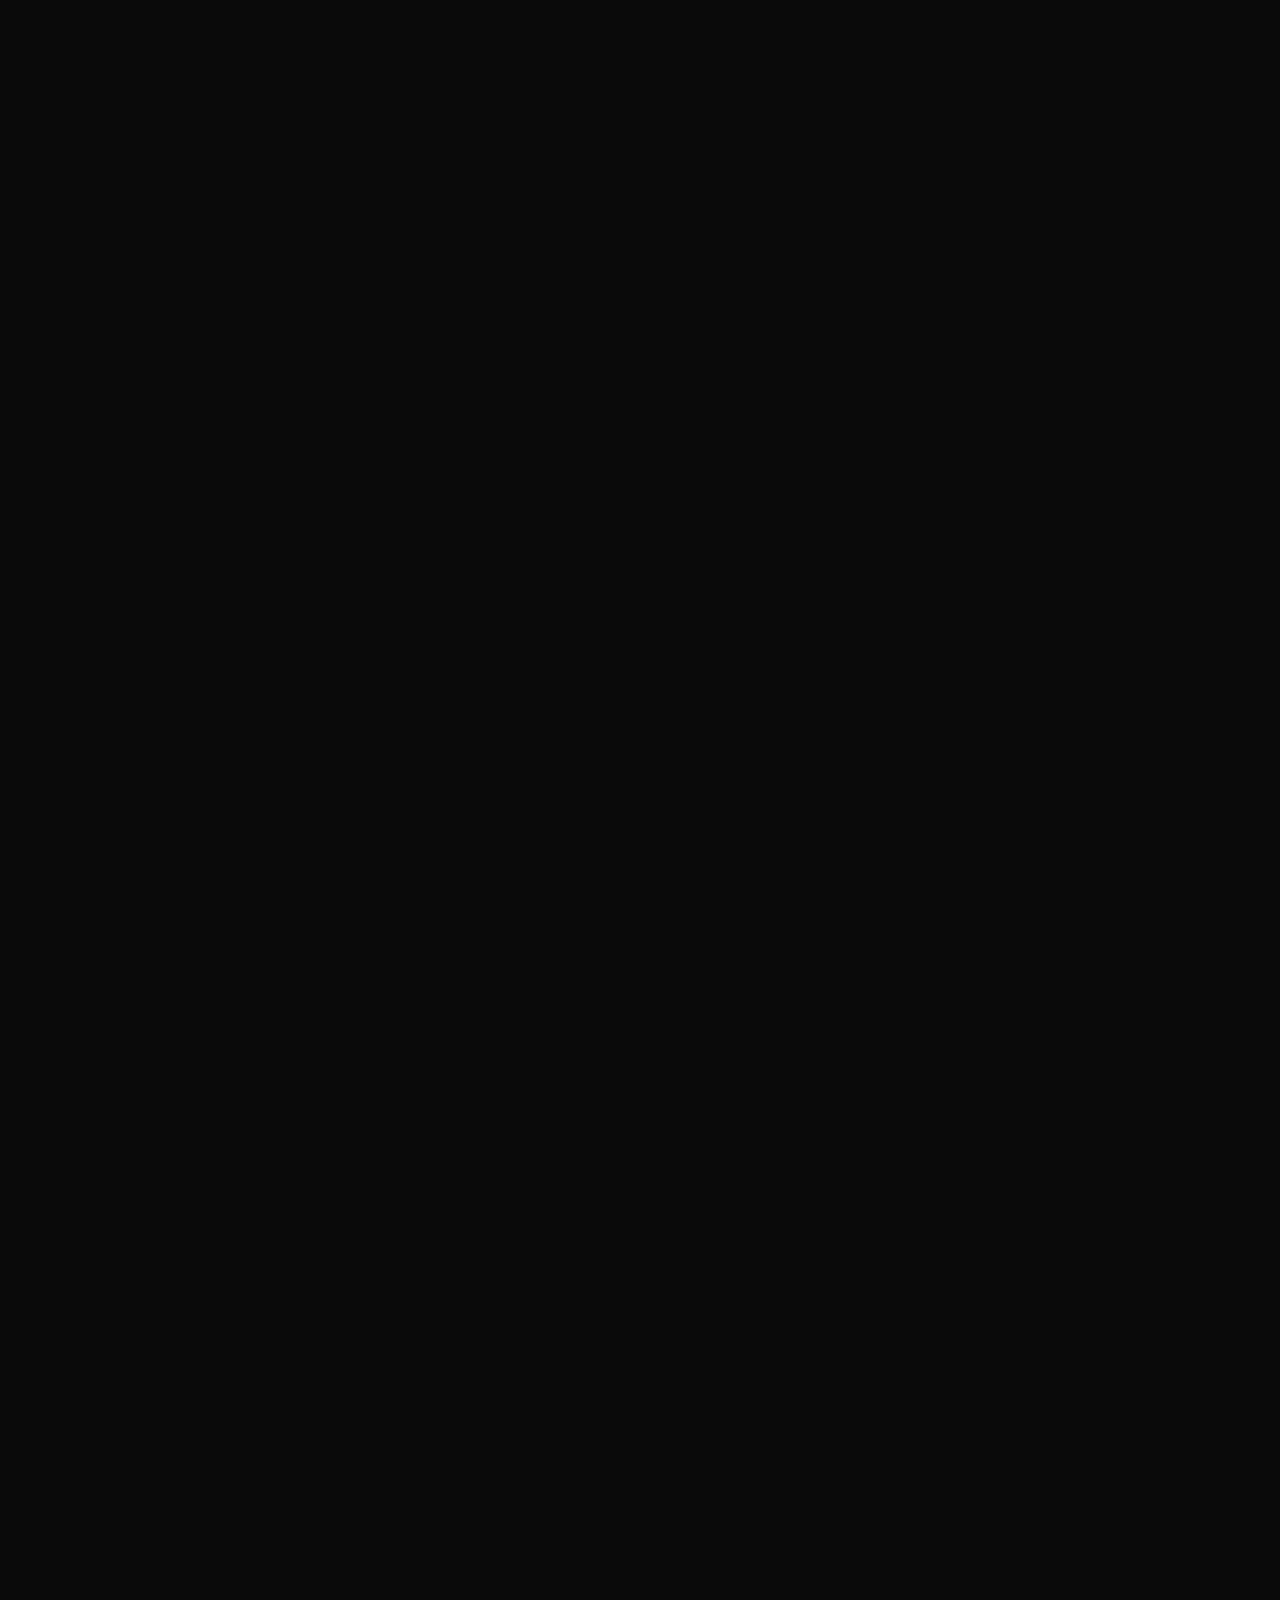
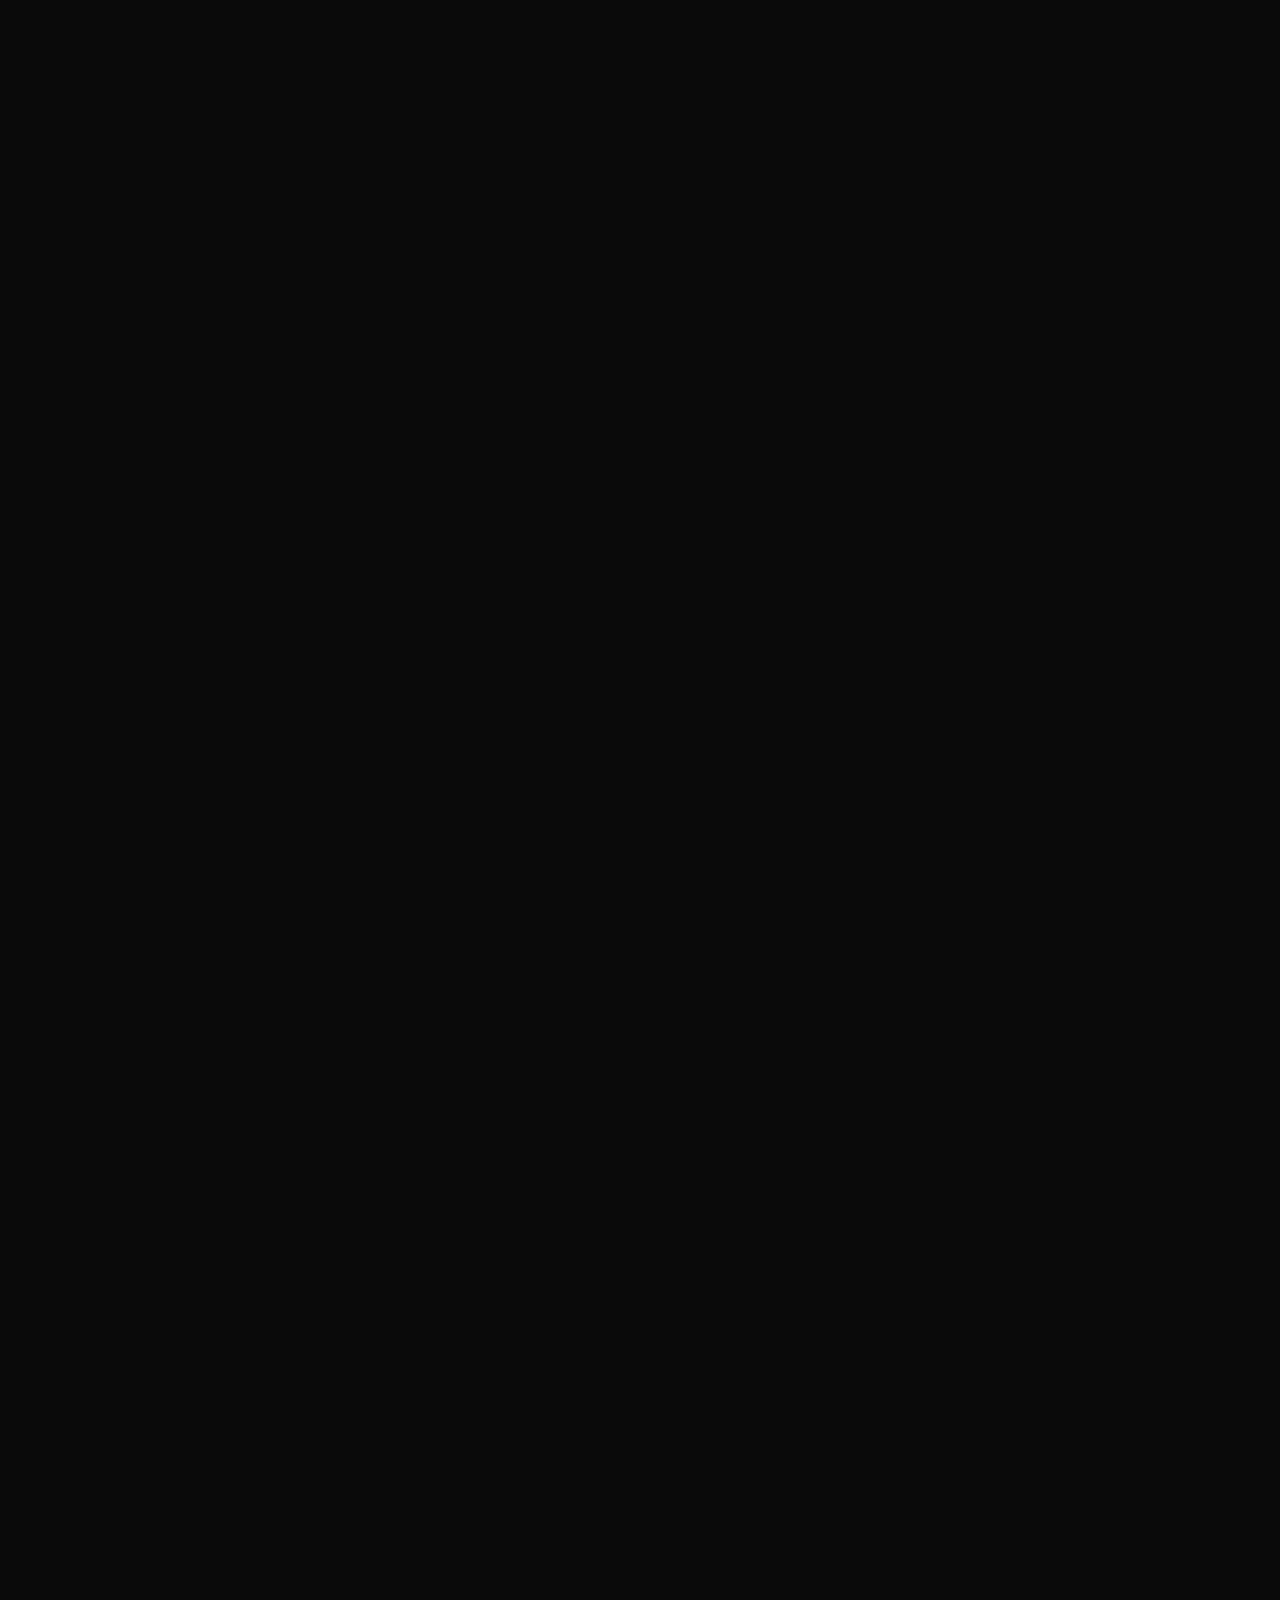
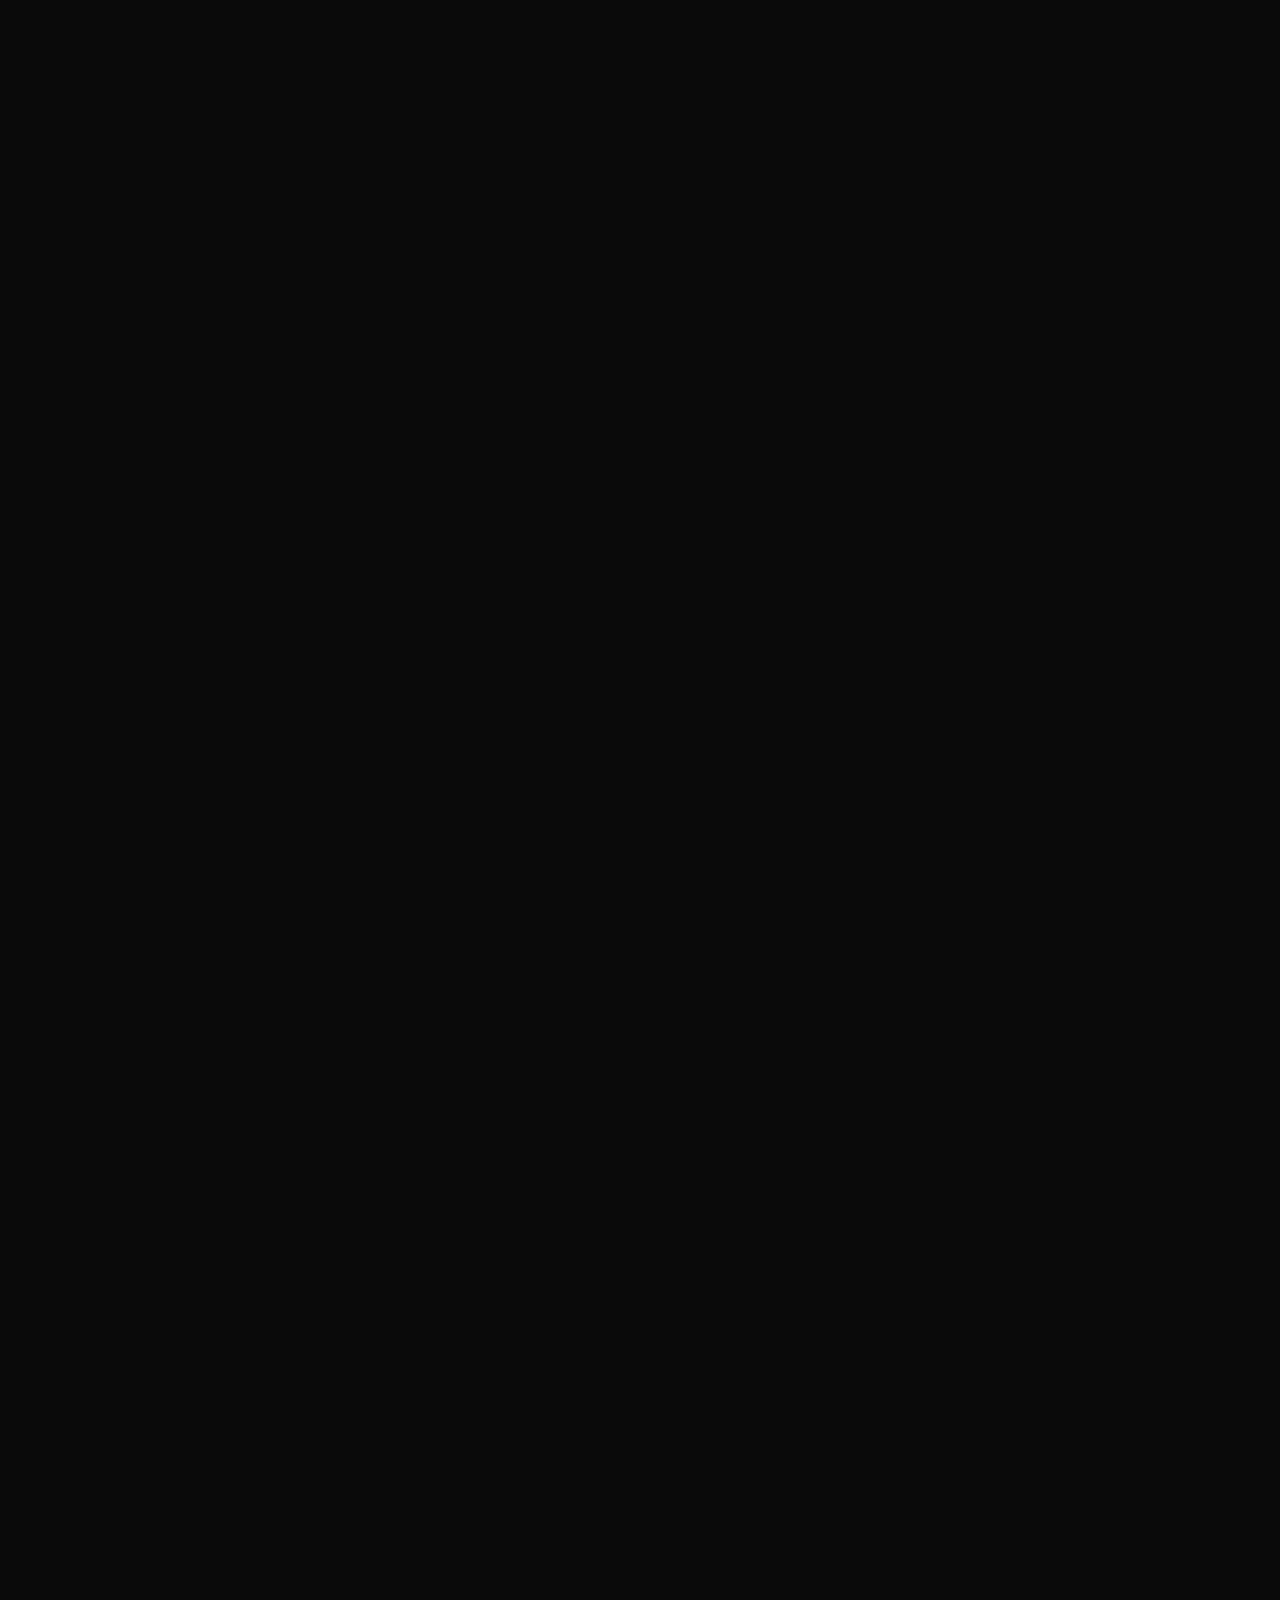
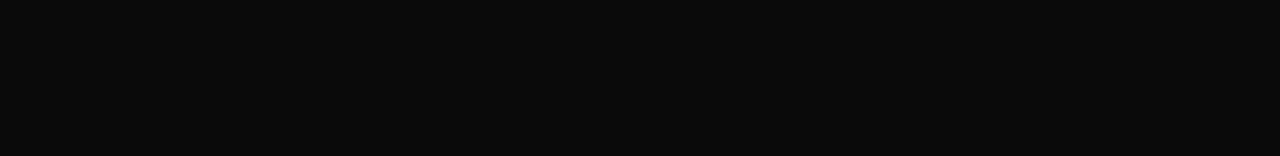
<file: libro-de-la-vida/index.html>
<!DOCTYPE html>
<html lang="es">
  <head>
    <meta charset="UTF-8" />
    <meta name="viewport" content="width=device-width, initial-scale=1.0" />
    <title>Para America Azyade - Una Historia de Amor Verdadero</title>
    <link rel="preconnect" href="https://fonts.googleapis.com" />
    <link rel="preconnect" href="https://fonts.gstatic.com" crossorigin />
    <link
      href="https://fonts.googleapis.com/css2?family=Cinzel+Decorative:wght@400;700;900&family=Crimson+Text:ital,wght@0,400;0,600;0,700;1,400;1,600&display=swap"
      rel="stylesheet"
    />
    <link rel="stylesheet" href="styles.css" />
  </head>
  <body>
    <!-- Flores de cempasúchil flotantes animadas -->
    <div class="floating-flowers" id="floatingFlowers"></div>

    <!-- Sección 1: Introducción - El Libro Mágico -->
    <section class="section intro-section active" id="intro">
      <!-- Imagen de María como decoración -->
      <div class="character-decoration character-maria"></div>

      <div class="book-container">
        <div class="book-glow"></div>
        <div class="book-content">
          <h1 class="magical-title">El Libro de la Vida</h1>
          <p class="subtitle">Presenta...</p>
          <div class="story-intro">
            <p class="narration">Esta es la historia de un amor tan grande,</p>
            <p class="narration">tan verdadero,</p>
            <p class="narration">
              que ni La Muerte ni Xibalba pudieron predecir...
            </p>
            <p class="narration emphasis">
              La historia de mi amor por ti, America Azyade
            </p>
          </div>
          <button class="magic-button" onclick="nextSection(1)">
            <span>Abrir el Libro</span>
            <div class="button-glow"></div>
          </button>
        </div>
      </div>
    </section>

    <!-- Sección 2: Tierra de los Recordados - Nuestros Momentos -->
    <section class="section memories-section" id="memories">
      <div class="section-header">
        <h2 class="section-title">La Tierra de los Recordados</h2>
        <p class="section-subtitle">
          Donde viven todos los momentos que hemos compartido
        </p>
      </div>

      <div class="memories-grid">
        <div class="memory-card" data-memory="1">
          <div class="memory-glow"></div>
          <div class="memory-icon">✨</div>
          <h3>El Primer Momento</h3>
          <p>Cuando nuestras miradas se cruzaron por primera vez</p>
        </div>

        <div class="memory-card" data-memory="2">
          <div class="memory-glow"></div>
          <div class="memory-icon">💫</div>
          <h3>Cada Sonrisa</h3>
          <p>Que ilumina mi mundo más que mil soles</p>
        </div>

        <div class="memory-card" data-memory="3">
          <div class="memory-glow"></div>
          <div class="memory-icon">🌟</div>
          <h3>Cada Conversación</h3>
          <p>Que hace que el tiempo se detenga</p>
        </div>

        <div class="memory-card" data-memory="4">
          <div class="memory-glow"></div>
          <div class="memory-icon">💝</div>
          <h3>Cada Latido</h3>
          <p>Que mi corazón da cuando estás cerca</p>
        </div>
      </div>

      <div class="candles-decoration"></div>

      <button class="magic-button" onclick="nextSection(2)">
        <span>Continuar la Historia</span>
        <div class="button-glow"></div>
      </button>
    </section>

    <!-- Sección 3: La Apuesta - Mi Promesa -->
    <section class="section promise-section" id="promise">
      <div class="section-header">
        <h2 class="section-title">La Promesa del Corazón</h2>
        <p class="section-subtitle">
          Como Manolo, yo también haré lo que sea por amor
        </p>
      </div>

      <div class="promise-content">
        <div class="heart-container">
          <div class="animated-heart"></div>
        </div>

        <div class="promises-list">
          <div class="promise-item">
            <div class="promise-icon">🌹</div>
            <p>Prometo amarte con la fuerza de mil mariachis</p>
          </div>

          <div class="promise-item">
            <div class="promise-icon">🎵</div>
            <p>Prometo hacer de cada día una canción que puedas bailar</p>
          </div>

          <div class="promise-item">
            <div class="promise-icon">🌺</div>
            <p>Prometo cubrir tu camino de flores, hoy y siempre</p>
          </div>

          <div class="promise-item">
            <div class="promise-icon">💖</div>
            <p>
              Prometo que mi corazón será tuyo en esta vida y en todas las que
              vengan
            </p>
          </div>
        </div>
      </div>

      <button class="magic-button" onclick="nextSection(3)">
        <span>La Canción de Mi Corazón</span>
        <div class="button-glow"></div>
      </button>
    </section>

    <!-- Sección 4: La Canción del Corazón - Mi Declaración -->
    <section class="section declaration-section" id="declaration">
      <!-- Imagen de Manolo con guitarra como decoración -->
      <div class="character-decoration character-manolo"></div>
      <div class="guitar-decoration"></div>

      <div class="section-header">
        <h2 class="section-title">La Canción de Mi Corazón</h2>
        <p class="section-subtitle">Para America Azyade, mi amor verdadero</p>
      </div>

      <div class="poem-container">
        <div class="poem">
          <div class="verse">
            <p>Como Manolo tocaba su guitarra bajo la luna,</p>
            <p>Yo dedico estas palabras solo para una:</p>
            <p><strong>America Azyade</strong>, luz de mi camino,</p>
            <p>Eres el destino más hermoso que elegir.</p>
          </div>

          <div class="verse">
            <p>Si tuviera que cruzar la Tierra de los Olvidados,</p>
            <p>Lo haría mil veces para estar a tu lado.</p>
            <p>Si tuviera que enfrentar a todos los dioses,</p>
            <p>Lo haría solo para escuchar tu voz.</p>
          </div>

          <div class="verse">
            <p>No necesito medallas ni fama mundana,</p>
            <p>Solo necesito tu mano en la mañana.</p>
            <p>No busco tesoros ni gloria eterna,</p>
            <p>Solo quiero que seas mi compañera.</p>
          </div>

          <div class="verse highlight">
            <p>Porque el amor verdadero nunca muere,</p>
            <p>Y mi amor por ti es más fuerte que cualquier destino.</p>
            <p><strong>Te amo, America Azyade</strong>,</p>
            <p>Hoy, mañana y por toda la eternidad.</p>
          </div>
        </div>

        <div class="music-notes"></div>
      </div>

      <button class="magic-button" onclick="nextSection(4)">
        <span>El Puente de Nuestro Futuro</span>
        <div class="button-glow"></div>
      </button>
    </section>

    <!-- Sección 5: El Puente de Flores - Nuestro Futuro -->
    <section class="section bridge-section" id="bridge">
      <div class="section-header">
        <h2 class="section-title">El Puente de Flores</h2>
        <p class="section-subtitle">Que nos lleva hacia un futuro juntos</p>
      </div>

      <div class="bridge-content">
        <div class="bridge-visual">
          <div class="flower-path"></div>
        </div>

        <div class="final-message">
          <p class="message-text">
            Como las flores de cempasúchil iluminan el camino de regreso, tú
            iluminas mi vida entera.
          </p>
          <p class="message-text">
            No quiero que esto sea solo una historia en un libro.
          </p>
          <p class="message-text emphasis">
            Quiero que sea <strong>nuestra</strong> historia.
          </p>
          <p class="message-text emphasis">
            Una historia real, que escribamos juntos.
          </p>

          <div class="final-question">
            <h3>America Azyade,</h3>
            <h2>¿Me dejas amarte para siempre?</h2>
          </div>

          <button class="magic-button final-button" onclick="showFinalReveal()">
            <span>❤️ Revelar Mi Corazón ❤️</span>
            <div class="button-glow"></div>
          </button>
        </div>
      </div>
    </section>

    <!-- Modal Final -->
    <div class="modal" id="finalModal">
      <div class="modal-content">
        <div class="modal-heart">💖</div>
        <h2>Para America Azyade</h2>
        <p>Mi corazón es tuyo,</p>
        <p>en esta vida y en todas las que vengan.</p>
        <p class="signature">Con todo mi amor,</p>
        <p class="signature-name">Tu admirador</p>
        <div class="fireworks"></div>
      </div>
    </div>

    <script src="script.js"></script>
  </body>
</html>
</file>
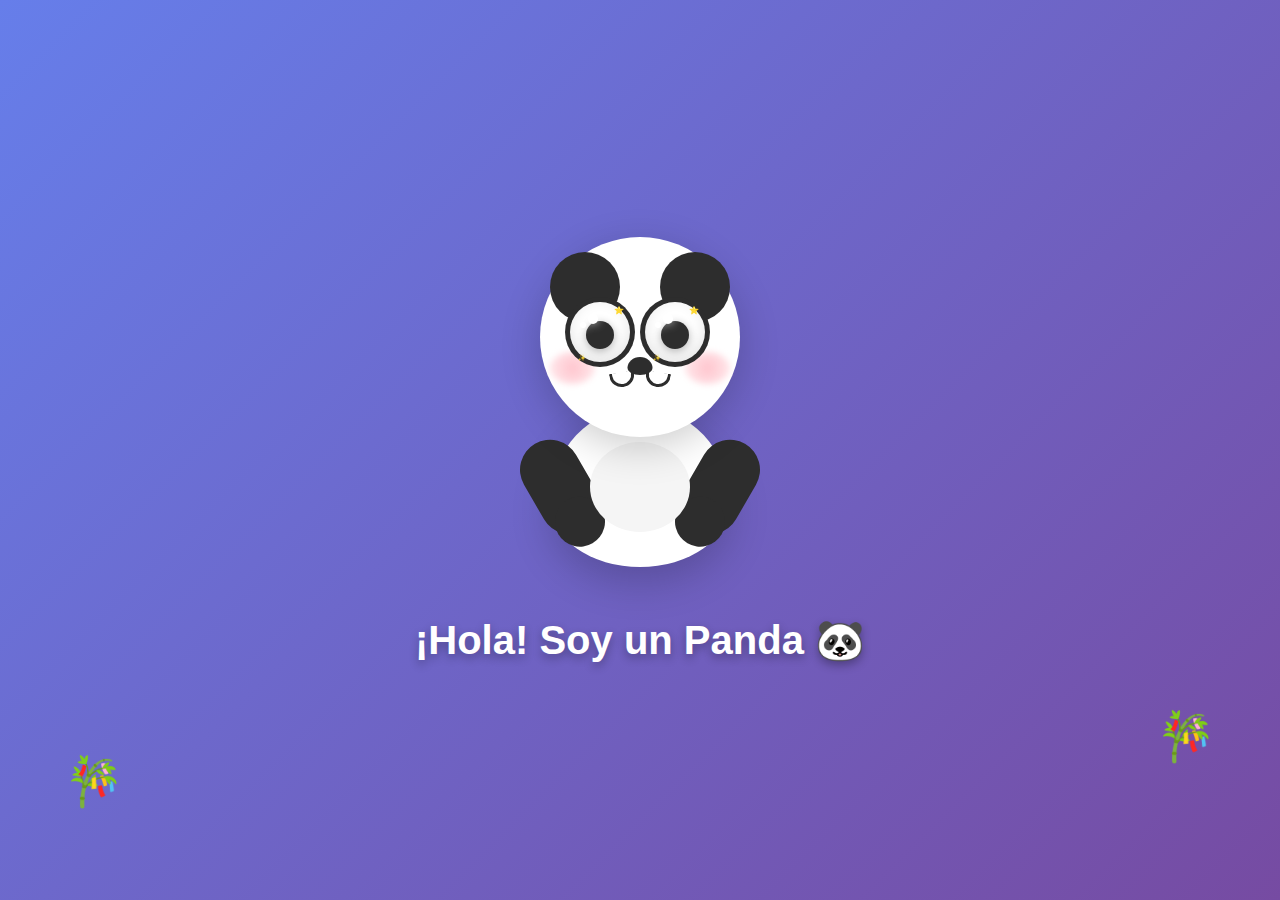
<file: panda/index.html>
<!DOCTYPE html>
<html lang="es">
  <head>
    <meta charset="UTF-8" />
    <meta name="viewport" content="width=device-width, initial-scale=1.0" />
    <title>Panda Tierno 🐼</title>
    <link rel="stylesheet" href="styles.css" />
  </head>
  <body>
    <div class="container">
      <div class="panda">
        <!-- Cabeza -->
        <div class="head">
          <!-- Orejas -->
          <div class="ear ear-left"></div>
          <div class="ear ear-right"></div>

          <!-- Ojos -->
          <div class="eye eye-left">
            <div class="eye-patch"></div>
            <div class="eyeball">
              <div class="pupil">
                <div class="star star-1">⭐</div>
                <div class="star star-2">✨</div>
              </div>
              <div class="sparkle sparkle-1"></div>
              <div class="sparkle sparkle-2"></div>
            </div>
          </div>
          <div class="eye eye-right">
            <div class="eye-patch"></div>
            <div class="eyeball">
              <div class="pupil">
                <div class="star star-1">⭐</div>
                <div class="star star-2">✨</div>
              </div>
              <div class="sparkle sparkle-1"></div>
              <div class="sparkle sparkle-2"></div>
            </div>
          </div>

          <!-- Nariz -->
          <div class="nose"></div>

          <!-- Boca -->
          <div class="mouth">
            <div class="smile smile-left"></div>
            <div class="smile smile-right"></div>
          </div>

          <!-- Mejillas sonrojadas -->
          <div class="blush blush-left"></div>
          <div class="blush blush-right"></div>
        </div>

        <!-- Cuerpo -->
        <div class="body">
          <!-- Brazos -->
          <div class="arm arm-left">
            <div class="paw"></div>
          </div>
          <div class="arm arm-right">
            <div class="paw"></div>
          </div>

          <!-- Barriga -->
          <div class="belly"></div>
        </div>
      </div>

      <!-- Texto decorativo -->
      <h1 class="title">¡Hola! Soy un Panda 🐼</h1>

      <!-- Corazones flotantes -->
      <div class="heart heart-1">💖</div>
      <div class="heart heart-2">💕</div>
      <div class="heart heart-3">💗</div>
      <div class="heart heart-4">💓</div>
      <div class="heart heart-5">💝</div>
      <div class="heart heart-6">💞</div>

      <!-- Estrellas decorativas -->
      <div class="deco-star deco-star-1">⭐</div>
      <div class="deco-star deco-star-2">✨</div>
      <div class="deco-star deco-star-3">🌟</div>

      <!-- Hojas de bambú decorativas -->
      <div class="bamboo bamboo-1">🎋</div>
      <div class="bamboo bamboo-2">🎋</div>
    </div>
  </body>
</html>
</file>
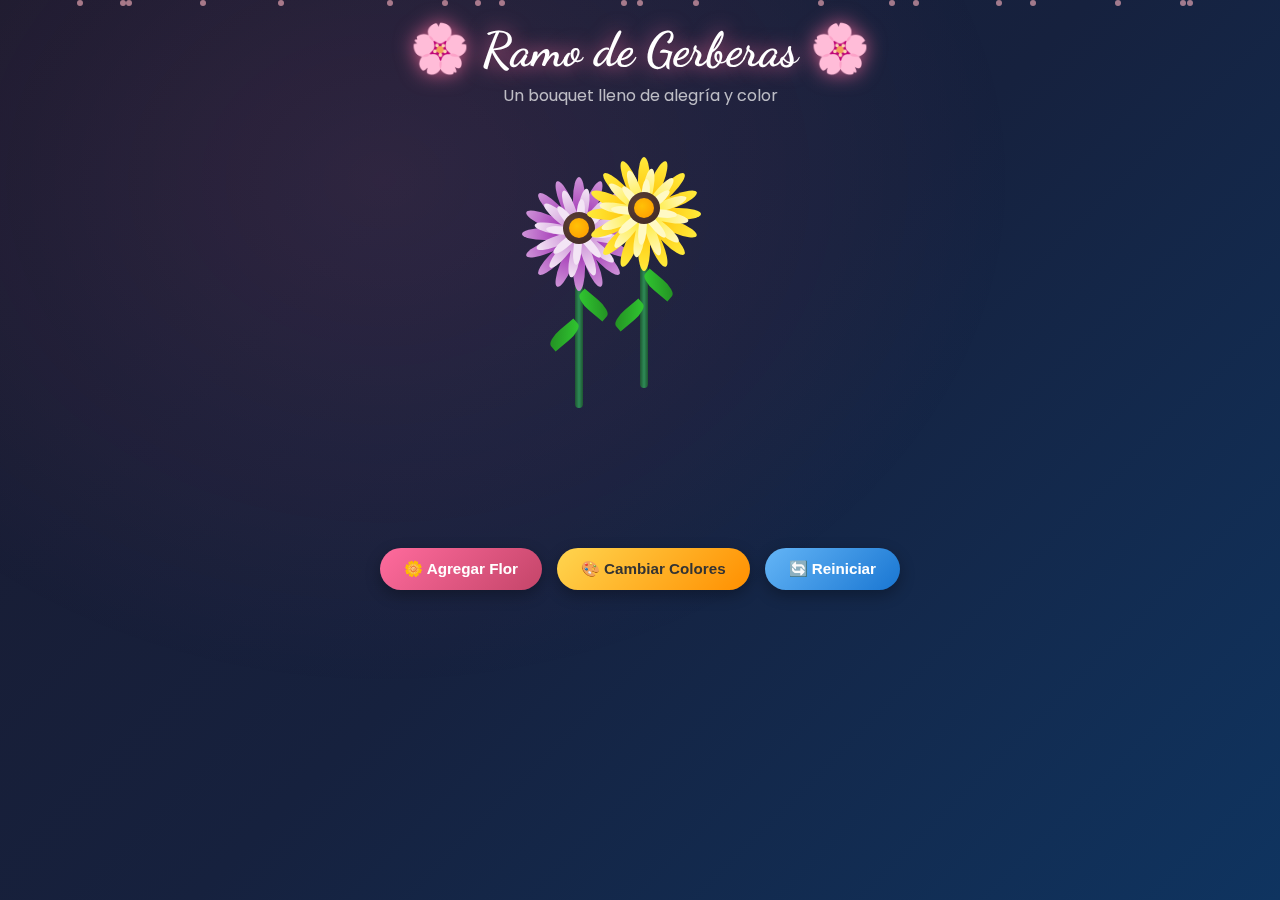
<file: ramo-gerberas/index.html>
<!DOCTYPE html>
<html lang="es">
  <head>
    <meta charset="UTF-8" />
    <meta name="viewport" content="width=device-width, initial-scale=1.0" />
    <title>Ramo de Gerberas</title>
    <link rel="stylesheet" href="styles.css" />
    <link
      href="https://fonts.googleapis.com/css2?family=Dancing+Script:wght@700&family=Poppins:wght@300;400;600&display=swap"
      rel="stylesheet"
    />
  </head>
  <body>
    <div class="background"></div>
    <div class="particles" id="particles"></div>

    <main class="container">
      <h1 class="title">🌸 Ramo de Gerberas 🌸</h1>
      <p class="subtitle">Un bouquet lleno de alegría y color</p>

      <div class="bouquet" id="bouquet"></div>

      <div class="controls">
        <button class="btn btn-add" onclick="addFlower()">
          🌼 Agregar Flor
        </button>
        <button class="btn btn-shuffle" onclick="shuffleColors()">
          🎨 Cambiar Colores
        </button>
        <button class="btn btn-reset" onclick="reset()">🔄 Reiniciar</button>
      </div>

      <p class="message" id="message">
        "Las Gerberas simbolizan la alegría y la pureza."
      </p>
    </main>

    <script src="script.js"></script>
  </body>
</html>
</file>
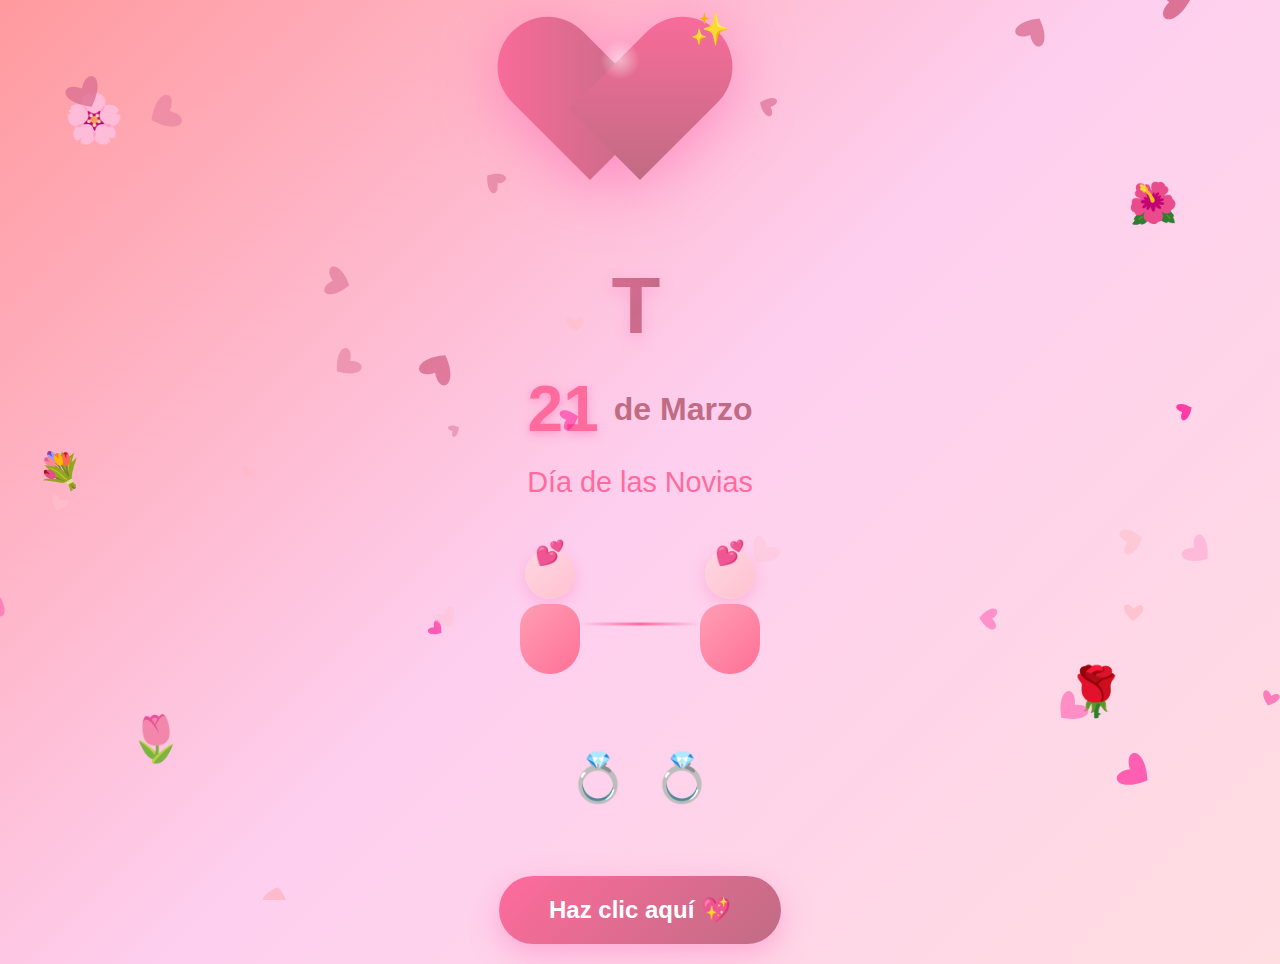
<file: te-amo/index.html>
<!DOCTYPE html>
<html lang="es">
  <head>
    <meta charset="UTF-8" />
    <meta name="viewport" content="width=device-width, initial-scale=1.0" />
    <title>Te Amo 💕 21 de Marzo</title>
    <link rel="stylesheet" href="styles.css" />
  </head>
  <body>
    <div class="container">
      <!-- Corazón principal animado -->
      <div class="main-heart-container">
        <div class="main-heart">
          <div class="heart-shine"></div>
          <div class="heart-sparkle"></div>
        </div>
      </div>

      <!-- Mensaje principal -->
      <div class="message-container">
        <h1 class="main-message">Te Amo</h1>
        <div class="date-special">
          <span class="date-number">21</span>
          <span class="date-text">de Marzo</span>
        </div>
        <p class="sub-message">Día de las Novias</p>
      </div>

      <!-- Pareja de enamorados -->
      <div class="couple-container">
        <div class="person person-left">
          <div class="head"></div>
          <div class="body"></div>
          <div class="heart-icon">💕</div>
        </div>
        <div class="person person-right">
          <div class="head"></div>
          <div class="body"></div>
          <div class="heart-icon">💕</div>
        </div>
        <div class="love-line"></div>
      </div>

      <!-- Flores decorativas -->
      <div class="flower flower-1">🌸</div>
      <div class="flower flower-2">🌺</div>
      <div class="flower flower-3">🌷</div>
      <div class="flower flower-4">🌹</div>
      <div class="flower flower-5">💐</div>

      <!-- Anillos -->
      <div class="rings-container">
        <div class="ring ring-1">💍</div>
        <div class="ring ring-2">💍</div>
      </div>

      <!-- Botón interactivo -->
      <button class="love-button" id="loveButton">
        <span class="button-text">Haz clic aquí 💖</span>
      </button>
    </div>

    <!-- Canvas para partículas -->
    <canvas id="heartsCanvas"></canvas>

    <script src="script.js"></script>
  </body>
</html>
</file>
<file: cumpleanos-america/styles.css>
* {
    margin: 0;
    padding: 0;
    box-sizing: border-box;
}

body {
    min-height: 100vh;
    background: linear-gradient(135deg, #667eea 0%, #764ba2 50%, #f093fb 100%);
    font-family: 'Comic Sans MS', 'Arial', sans-serif;
    overflow-x: hidden;
    overflow-y: auto;
    position: relative;
}

/* Canvas de confeti */
#confettiCanvas {
    position: fixed;
    top: 0;
    left: 0;
    width: 100%;
    height: 100%;
    pointer-events: none;
    z-index: 1000;
}

/* Globos flotantes */
.balloon {
    position: fixed;
    font-size: 4rem;
    animation: floatBalloon 6s ease-in-out infinite;
    z-index: 10;
    filter: drop-shadow(0 5px 15px rgba(0, 0, 0, 0.3));
}

.balloon-1 {
    left: 5%;
    bottom: -100px;
    animation-delay: 0s;
    color: #FF69B4;
}

.balloon-2 {
    left: 15%;
    bottom: -100px;
    animation-delay: 1s;
    color: #FFD700;
}

.balloon-3 {
    left: 80%;
    bottom: -100px;
    animation-delay: 2s;
    color: #87CEEB;
}

.balloon-4 {
    left: 90%;
    bottom: -100px;
    animation-delay: 0.5s;
    color: #FF6347;
}

.balloon-5 {
    left: 40%;
    bottom: -100px;
    animation-delay: 1.5s;
    color: #98FB98;
}

.balloon-6 {
    left: 60%;
    bottom: -100px;
    animation-delay: 2.5s;
    color: #DDA0DD;
}

@keyframes floatBalloon {
    0% {
        transform: translateY(0) rotate(0deg);
    }
    50% {
        transform: translateY(-50vh) rotate(10deg);
    }
    100% {
        transform: translateY(-120vh) rotate(-10deg);
    }
}

/* Contenedor principal */
.container {
    position: relative;
    z-index: 20;
    padding: 50px 20px;
    max-width: 1200px;
    margin: 0 auto;
}

/* Sección de encabezado */
.header-section {
    text-align: center;
    margin-bottom: 50px;
    animation: fadeInDown 1s ease-out;
}

@keyframes fadeInDown {
    from {
        opacity: 0;
        transform: translateY(-50px);
    }
    to {
        opacity: 1;
        transform: translateY(0);
    }
}

.main-title {
    font-size: 5rem;
    color: #FFD700;
    text-shadow: 0 5px 20px rgba(255, 215, 0, 0.5),
                 0 0 40px rgba(255, 255, 255, 0.3);
    margin-bottom: 20px;
    animation: bounce 2s ease-in-out infinite;
}

@keyframes bounce {
    0%, 100% {
        transform: scale(1);
    }
    50% {
        transform: scale(1.1);
    }
}

.name-title {
    font-size: 4rem;
    background: linear-gradient(135deg, #FF69B4, #FFD700, #87CEEB);
    -webkit-background-clip: text;
    -webkit-text-fill-color: transparent;
    background-clip: text;
    margin-bottom: 15px;
    animation: rainbow 3s ease-in-out infinite;
}

@keyframes rainbow {
    0%, 100% {
        filter: hue-rotate(0deg);
    }
    50% {
        filter: hue-rotate(30deg);
    }
}

.nickname {
    font-size: 2.5rem;
    color: #FFB6C1;
    font-style: italic;
    text-shadow: 0 3px 10px rgba(255, 182, 193, 0.7);
    animation: pulse 2s ease-in-out infinite;
}

@keyframes pulse {
    0%, 100% {
        opacity: 1;
    }
    50% {
        opacity: 0.8;
    }
}

/* Pastel de cumpleaños */
.cake-container {
    display: flex;
    justify-content: center;
    margin: 60px 0;
    animation: fadeIn 1.5s ease-out;
}

@keyframes fadeIn {
    from {
        opacity: 0;
        transform: scale(0.8);
    }
    to {
        opacity: 1;
        transform: scale(1);
    }
}

.cake {
    position: relative;
    width: 250px;
    animation: cakeFloat 3s ease-in-out infinite;
}

@keyframes cakeFloat {
    0%, 100% {
        transform: translateY(0);
    }
    50% {
        transform: translateY(-10px);
    }
}

.candles {
    display: flex;
    justify-content: center;
    gap: 30px;
    position: relative;
    z-index: 10;
    margin-bottom: -10px;
}

.candle {
    width: 16px;
    height: 60px;
    background: linear-gradient(to bottom, #fff 0%, #f0e68c 50%, #daa520 100%);
    border-radius: 8px 8px 0 0;
    position: relative;
    box-shadow: 0 2px 5px rgba(0, 0, 0, 0.2);
}

.flame {
    position: absolute;
    top: -25px;
    left: 50%;
    transform: translateX(-50%);
    width: 20px;
    height: 30px;
    background: radial-gradient(circle at center, #fff 0%, #ffeb3b 30%, #ff9800 60%, #f44336 100%);
    border-radius: 50% 50% 50% 50% / 60% 60% 40% 40%;
    animation: flicker 0.3s ease-in-out infinite alternate;
}

@keyframes flicker {
    0% {
        transform: translateX(-50%) scaleY(1);
    }
    100% {
        transform: translateX(-50%) scaleY(1.1);
    }
}

.cake-layer {
    width: 100%;
    border-radius: 20px;
    position: relative;
    box-shadow: 0 5px 15px rgba(0, 0, 0, 0.2);
}

.cake-layer-1 {
    height: 80px;
    background: linear-gradient(135deg, #ff6b9d 0%, #c06c84 100%);
    z-index: 3;
}

.cake-layer-1::before {
    content: '';
    position: absolute;
    top: -10px;
    left: 50%;
    transform: translateX(-50%);
    width: 90%;
    height: 15px;
    background: #fff;
    border-radius: 50%;
}

.cake-layer-2 {
    height: 70px;
    background: linear-gradient(135deg, #ffd700 0%, #ffed4e 100%);
    margin-top: 5px;
    z-index: 2;
}

.cake-layer-3 {
    height: 60px;
    background: linear-gradient(135deg, #87ceeb 0%, #4682b4 100%);
    margin-top: 5px;
    z-index: 1;
}

/* Fecha */
.date-container {
    display: flex;
    justify-content: center;
    margin: 50px 0;
}

.date-card {
    background: rgba(255, 255, 255, 0.95);
    padding: 30px 50px;
    border-radius: 30px;
    box-shadow: 0 10px 40px rgba(0, 0, 0, 0.3);
    text-align: center;
    animation: scaleIn 1s ease-out;
}

@keyframes scaleIn {
    from {
        transform: scale(0);
    }
    to {
        transform: scale(1);
    }
}

.date-number {
    display: block;
    font-size: 6rem;
    font-weight: bold;
    background: linear-gradient(135deg, #667eea 0%, #764ba2 100%);
    -webkit-background-clip: text;
    -webkit-text-fill-color: transparent;
    background-clip: text;
    line-height: 1;
}

.date-month {
    display: block;
    font-size: 2rem;
    color: #764ba2;
    font-weight: 600;
    margin-top: 10px;
}

/* Mensaje especial */
.message-card {
    background: rgba(255, 255, 255, 0.95);
    padding: 40px;
    border-radius: 30px;
    box-shadow: 0 10px 40px rgba(0, 0, 0, 0.3);
    max-width: 700px;
    margin: 50px auto;
    border: 5px solid #FFD700;
    animation: slideUp 1s ease-out;
}

@keyframes slideUp {
    from {
        opacity: 0;
        transform: translateY(50px);
    }
    to {
        opacity: 1;
        transform: translateY(0);
    }
}

.message-text {
    font-size: 1.5rem;
    line-height: 2;
    color: #764ba2;
    text-align: center;
    font-weight: 500;
}

/* Sección de poemas */
.poems-section {
    margin: 60px 0;
}

.poems-title {
    text-align: center;
    font-size: 3rem;
    color: #FFD700;
    text-shadow: 0 3px 15px rgba(255, 215, 0, 0.5);
    margin-bottom: 40px;
}

.poem-card {
    background: rgba(255, 255, 255, 0.95);
    padding: 40px;
    border-radius: 25px;
    box-shadow: 0 10px 40px rgba(0, 0, 0, 0.3);
    max-width: 600px;
    margin: 30px auto;
    border: 4px solid #FF69B4;
    position: relative;
    animation: poemSlideIn 1s ease-out;
    animation-fill-mode: both;
}

.poem-card:nth-child(2) { animation-delay: 0.2s; }
.poem-card:nth-child(3) { animation-delay: 0.4s; }
.poem-card:nth-child(4) { animation-delay: 0.6s; }

@keyframes poemSlideIn {
    from {
        opacity: 0;
        transform: translateX(-50px);
    }
    to {
        opacity: 1;
        transform: translateX(0);
    }
}

.poem-number {
    position: absolute;
    top: -20px;
    left: 30px;
    width: 50px;
    height: 50px;
    background: linear-gradient(135deg, #ff6b9d 0%, #ffd700 100%);
    border-radius: 50%;
    display: flex;
    align-items: center;
    justify-content: center;
    font-size: 1.8rem;
    font-weight: bold;
    color: white;
    box-shadow: 0 5px 15px rgba(255, 107, 157, 0.5);
}

.poem-verse {
    font-size: 1.4rem;
    line-height: 2;
    color: #764ba2;
    text-align: center;
    font-style: italic;
    font-family: 'Georgia', serif;
}

/* Sección de deseos */
.wishes-section {
    margin: 60px 0;
}

.wishes-title {
    text-align: center;
    font-size: 3rem;
    color: #FFD700;
    text-shadow: 0 3px 15px rgba(255, 215, 0, 0.5);
    margin-bottom: 40px;
}

.wishes-grid {
    display: grid;
    grid-template-columns: repeat(auto-fit, minmax(250px, 1fr));
    gap: 30px;
    max-width: 900px;
    margin: 0 auto;
}

.wish-card {
    background: rgba(255, 255, 255, 0.95);
    padding: 30px;
    border-radius: 20px;
    text-align: center;
    box-shadow: 0 5px 20px rgba(0, 0, 0, 0.2);
    transition: transform 0.3s ease, box-shadow 0.3s ease;
    animation: fadeInUp 1s ease-out;
    animation-fill-mode: both;
}

.wish-card:nth-child(1) { animation-delay: 0.1s; }
.wish-card:nth-child(2) { animation-delay: 0.2s; }
.wish-card:nth-child(3) { animation-delay: 0.3s; }
.wish-card:nth-child(4) { animation-delay: 0.4s; }
.wish-card:nth-child(5) { animation-delay: 0.5s; }
.wish-card:nth-child(6) { animation-delay: 0.6s; }

@keyframes fadeInUp {
    from {
        opacity: 0;
        transform: translateY(30px);
    }
    to {
        opacity: 1;
        transform: translateY(0);
    }
}

.wish-card:hover {
    transform: translateY(-10px) scale(1.05);
    box-shadow: 0 15px 40px rgba(0, 0, 0, 0.3);
}

.wish-icon {
    font-size: 4rem;
    margin-bottom: 15px;
}

.wish-text {
    font-size: 1.2rem;
    color: #764ba2;
    font-weight: 600;
}

/* Botón de celebración */
.celebration-button {
    display: block;
    margin: 60px auto;
    padding: 25px 60px;
    font-size: 1.8rem;
    font-weight: bold;
    color: white;
    background: linear-gradient(135deg, #ff6b9d 0%, #ffd700 50%, #87ceeb 100%);
    border: none;
    border-radius: 50px;
    cursor: pointer;
    box-shadow: 0 10px 30px rgba(255, 107, 157, 0.5);
    transition: all 0.3s ease;
    animation: buttonPulse 2s ease-in-out infinite;
    position: relative;
    overflow: hidden;
}

.celebration-button::before {
    content: '';
    position: absolute;
    top: 50%;
    left: 50%;
    width: 0;
    height: 0;
    border-radius: 50%;
    background: rgba(255, 255, 255, 0.3);
    transform: translate(-50%, -50%);
    transition: width 0.6s, height 0.6s;
}

.celebration-button:hover::before {
    width: 400px;
    height: 400px;
}

.celebration-button:hover {
    transform: scale(1.1);
    box-shadow: 0 15px 50px rgba(255, 107, 157, 0.7);
}

.celebration-button:active {
    transform: scale(0.95);
}

@keyframes buttonPulse {
    0%, 100% {
        box-shadow: 0 10px 30px rgba(255, 107, 157, 0.5);
    }
    50% {
        box-shadow: 0 10px 50px rgba(255, 107, 157, 0.8);
    }
}

.button-text {
    position: relative;
    z-index: 1;
}

/* Mensaje final */
.final-message {
    text-align: center;
    margin: 60px 0 40px;
}

.final-message p {
    font-size: 2rem;
    color: white;
    text-shadow: 0 3px 10px rgba(0, 0, 0, 0.3);
    margin-bottom: 15px;
}

.signature {
    font-size: 2.5rem;
    font-style: italic;
    color: #FFD700;
    text-shadow: 0 3px 15px rgba(255, 215, 0, 0.7);
}

/* Responsive */
@media (max-width: 768px) {
    .main-title {
        font-size: 3rem;
    }
    
    .name-title {
        font-size: 2.5rem;
    }
    
    .nickname {
        font-size: 1.8rem;
    }
    
    .cake {
        transform: scale(0.8);
    }
    
    .date-number {
        font-size: 4rem;
    }
    
    .date-month {
        font-size: 1.5rem;
    }
    
    .message-text {
        font-size: 1.2rem;
    }
    
    .wishes-title {
        font-size: 2rem;
    }
    
    .wishes-grid {
        grid-template-columns: 1fr;
    }
    
    .celebration-button {
        font-size: 1.3rem;
        padding: 20px 40px;
    }
}
</file>
<file: girasol-san-valentin/styles.css>
* {
    margin: 0;
    padding: 0;
    box-sizing: border-box;
}

body {
    min-height: 100vh;
    display: flex;
    justify-content: center;
    align-items: center;
    background: linear-gradient(145deg, #fff5eb 0%, #ffe4d4 50%, #ffd6c4 100%);
    font-family: 'Poppins', sans-serif;
    overflow: hidden;
}

.card {
    background: linear-gradient(145deg, #fffaf5, #fff0e5);
    border-radius: 35px;
    padding: 45px 55px;
    text-align: center;
    box-shadow: 
        0 25px 60px rgba(139, 69, 19, 0.15),
        0 10px 30px rgba(0, 0, 0, 0.08),
        inset 0 2px 4px rgba(255, 255, 255, 0.8);
    position: relative;
    z-index: 10;
}

.sunflower-container {
    position: relative;
    width: 220px;
    height: 320px;
    margin: 0 auto 25px;
}

/* ========== GIRASOL ULTRA REALISTA ========== */
.sunflower {
    position: absolute;
    width: 100%;
    height: 100%;
    animation: gentleSway 4s ease-in-out infinite;
    transform-origin: bottom center;
    filter: drop-shadow(4px 8px 12px rgba(0, 0, 0, 0.25));
}

@keyframes gentleSway {
    0%, 100% { transform: rotate(-2deg); }
    50% { transform: rotate(2deg); }
}

/* Cabeza de la flor - mucho más detallada */
.flower-head {
    position: absolute;
    width: 130px;
    height: 130px;
    top: 5px;
    left: 50%;
    transform: translateX(-50%);
}

.petals {
    position: absolute;
    width: 100%;
    height: 100%;
    animation: petalBreath 3s ease-in-out infinite;
}

@keyframes petalBreath {
    0%, 100% { transform: scale(1); }
    50% { transform: scale(1.02); }
}

.petal {
    position: absolute;
    width: 48px;
    height: 18px;
    background: linear-gradient(to right, 
        #e65100 0%, 
        #ff8c00 15%, 
        #ffa726 35%, 
        #ffd54f 60%, 
        #ffeb3b 85%, 
        #fff176 100%);
    border-radius: 4px 55% 55% 4px;
    left: 50%;
    top: 50%;
    transform-origin: left center;
    box-shadow: 
        0 3px 5px rgba(0, 0, 0, 0.2),
        inset 0 -3px 6px rgba(0, 0, 0, 0.15),
        inset 0 3px 4px rgba(255, 255, 255, 0.3);
}

.petal::before {
    content: '';
    position: absolute;
    width: 100%;
    height: 35%;
    top: 0;
    background: linear-gradient(180deg, rgba(255,255,255,0.4), transparent);
    border-radius: inherit;
}

.petal::after {
    content: '';
    position: absolute;
    width: 80%;
    height: 1.5px;
    background: linear-gradient(90deg, transparent, rgba(139,69,19,0.3), transparent);
    top: 50%;
    left: 10%;
}

/* Centro con carita kawaii */
.center {
    position: absolute;
    width: 65px;
    height: 65px;
    background: 
        radial-gradient(circle at 35% 35%, 
            #a0522d 0%, 
            #8b4513 25%, 
            #6d4c41 50%, 
            #5d4037 75%, 
            #4e342e 100%);
    border-radius: 50%;
    left: 50%;
    top: 50%;
    transform: translate(-50%, -50%);
    z-index: 10;
    box-shadow: 
        inset 0 -8px 16px rgba(0, 0, 0, 0.4),
        inset 0 4px 8px rgba(255, 255, 255, 0.15),
        0 6px 15px rgba(0, 0, 0, 0.3);
}

/* Textura del centro */
.center::before {
    content: '';
    position: absolute;
    width: 90%;
    height: 90%;
    top: 5%;
    left: 5%;
    background: 
        repeating-radial-gradient(circle at 50% 50%,
            transparent 0px,
            transparent 2px,
            rgba(0, 0, 0, 0.12) 2px,
            rgba(0, 0, 0, 0.12) 3.5px);
    border-radius: 50%;
}

/* Ojos kawaii */
.eyes {
    display: flex;
    justify-content: center;
    gap: 14px;
    padding-top: 14px;
    position: relative;
    z-index: 5;
}

.eye {
    width: 11px;
    height: 14px;
    background: 
        radial-gradient(circle at 50% 40%, #1a1a1a, #000);
    border-radius: 50%;
    position: relative;
    animation: blink 4s ease-in-out infinite;
    box-shadow: 0 1px 3px rgba(0, 0, 0, 0.3);
}

@keyframes blink {
    0%, 42%, 48%, 100% { transform: scaleY(1); }
    45% { transform: scaleY(0.1); }
}

.pupil {
    width: 4px;
    height: 4px;
    background: white;
    border-radius: 50%;
    position: absolute;
    top: 3px;
    right: 2px;
    box-shadow: 0 0 3px rgba(255, 255, 255, 0.8);
}

/* Boca sonriente */
.mouth {
    width: 22px;
    height: 12px;
    border: 3px solid #1a1a1a;
    border-top: none;
    border-radius: 0 0 22px 22px;
    margin: 8px auto 0;
    position: relative;
    z-index: 5;
}

/* Mejillas sonrojadas */
.blush {
    position: absolute;
    width: 12px;
    height: 7px;
    background: radial-gradient(ellipse, rgba(255, 120, 120, 0.6), transparent);
    border-radius: 50%;
    top: 34px;
    z-index: 5;
}

.blush.left { left: 8px; }
.blush.right { right: 8px; }

/* Tallo realista */
.stem {
    position: absolute;
    width: 16px;
    height: 150px;
    background: linear-gradient(90deg, 
        #1b5e20 0%, 
        #2e7d32 20%, 
        #43a047 40%, 
        #4caf50 50%, 
        #43a047 60%, 
        #2e7d32 80%, 
        #1b5e20 100%);
    border-radius: 8px;
    top: 120px;
    left: 50%;
    transform: translateX(-50%);
    z-index: 1;
    box-shadow: 
        inset -4px 0 8px rgba(0, 0, 0, 0.25),
        inset 4px 0 8px rgba(255, 255, 255, 0.1),
        3px 0 10px rgba(0, 0, 0, 0.15);
}

.stem::before {
    content: '';
    position: absolute;
    width: 5px;
    height: 100%;
    left: 2px;
    background: linear-gradient(180deg, 
        rgba(255, 255, 255, 0.2) 0%, 
        rgba(255, 255, 255, 0.08) 50%,
        transparent 100%);
    border-radius: 3px;
}

/* Hojas realistas */
.leaf {
    position: absolute;
    width: 55px;
    height: 28px;
    background: linear-gradient(135deg, 
        #1b5e20 0%, 
        #2e7d32 25%, 
        #43a047 50%, 
        #2e7d32 75%, 
        #1b5e20 100%);
    border-radius: 55% 8px 55% 8px;
    top: 180px;
    z-index: 2;
    box-shadow: 
        inset 0 -4px 8px rgba(0, 0, 0, 0.25),
        inset 0 3px 5px rgba(255, 255, 255, 0.15),
        3px 4px 8px rgba(0, 0, 0, 0.2);
}

.leaf::before {
    content: '';
    position: absolute;
    width: 85%;
    height: 2px;
    background: linear-gradient(90deg, transparent 5%, rgba(0, 0, 0, 0.25), transparent 95%);
    top: 50%;
    left: 7%;
}

.leaf::after {
    content: '';
    position: absolute;
    width: 100%;
    height: 40%;
    top: 0;
    background: linear-gradient(180deg, rgba(255, 255, 255, 0.2), transparent);
    border-radius: 55% 8px 0 0;
}

.leaf-left {
    left: 28px;
    transform: rotate(-50deg);
}

.leaf-right {
    right: 28px;
    transform: rotate(50deg) scaleX(-1);
}

/* ========== MACETA REALISTA ========== */
.pot {
    position: absolute;
    bottom: 0;
    left: 50%;
    transform: translateX(-50%);
    z-index: 5;
    filter: drop-shadow(0 8px 15px rgba(0, 0, 0, 0.25));
}

.pot-rim {
    width: 100px;
    height: 22px;
    background: linear-gradient(180deg, 
        #a0522d 0%, 
        #8b4513 40%, 
        #6d4c41 80%, 
        #5d4037 100%);
    border-radius: 6px 6px 0 0;
    margin: 0 auto;
    box-shadow: 
        inset 0 3px 6px rgba(255, 255, 255, 0.15),
        inset 0 -2px 4px rgba(0, 0, 0, 0.2);
}

.pot-body {
    width: 90px;
    height: 65px;
    background: linear-gradient(90deg, 
        #6d4c41 0%, 
        #8b4513 15%, 
        #a0522d 35%, 
        #cd853f 50%, 
        #a0522d 65%, 
        #8b4513 85%, 
        #6d4c41 100%);
    border-radius: 0 0 18px 18px;
    margin: 0 auto;
    position: relative;
    box-shadow: 
        inset -10px 0 20px rgba(0, 0, 0, 0.25),
        inset 10px 0 20px rgba(255, 255, 255, 0.08),
        0 8px 20px rgba(0, 0, 0, 0.2);
}

.dirt {
    width: 75px;
    height: 16px;
    background: 
        radial-gradient(ellipse at 30% 50%, #4d3319, transparent 60%),
        radial-gradient(ellipse at 70% 50%, #4d3319, transparent 60%),
        linear-gradient(180deg, #3d2817, #2d1f12, #1a1509);
    border-radius: 50%;
    position: absolute;
    top: 6px;
    left: 50%;
    transform: translateX(-50%);
    box-shadow: inset 0 4px 8px rgba(0, 0, 0, 0.4);
}

/* ========== MENSAJE Y BOTONES ========== */
.message {
    font-family: 'Indie Flower', cursive;
    font-size: 1.9rem;
    color: #5d4037;
    margin: 18px 0 28px;
    text-shadow: 0 1px 2px rgba(0, 0, 0, 0.1);
}

.buttons {
    display: flex;
    gap: 22px;
    justify-content: center;
}

.btn {
    padding: 14px 35px;
    font-size: 1.15rem;
    font-family: 'Poppins', sans-serif;
    font-weight: 600;
    border: none;
    border-radius: 35px;
    cursor: pointer;
    transition: all 0.3s ease;
    position: relative;
    overflow: hidden;
}

.btn::before {
    content: '';
    position: absolute;
    top: 0;
    left: -100%;
    width: 100%;
    height: 100%;
    background: linear-gradient(90deg, transparent, rgba(255,255,255,0.3), transparent);
    transition: left 0.5s;
}

.btn:hover::before { left: 100%; }

.btn-yes {
    background: linear-gradient(135deg, #ff6b9d, #e91e63, #c2185b);
    color: white;
    box-shadow: 
        0 6px 20px rgba(233, 30, 99, 0.4),
        inset 0 2px 4px rgba(255, 255, 255, 0.2);
}

.btn-yes:hover {
    transform: scale(1.08);
    box-shadow: 0 10px 35px rgba(233, 30, 99, 0.5);
}

.btn-no {
    background: linear-gradient(135deg, #bdbdbd, #9e9e9e, #757575);
    color: white;
    box-shadow: 0 5px 15px rgba(0, 0, 0, 0.2);
    position: relative;
}

.response {
    margin-top: 22px;
    font-family: 'Indie Flower', cursive;
    font-size: 1.6rem;
    color: #e91e63;
    opacity: 0;
    transition: opacity 0.5s;
    text-shadow: 0 0 15px rgba(233, 30, 99, 0.4);
}

.response.show { opacity: 1; }

/* ========== CORAZONES DE FONDO ========== */
.hearts-bg {
    position: fixed;
    top: 0;
    left: 0;
    width: 100%;
    height: 100%;
    pointer-events: none;
    z-index: 1;
    overflow: hidden;
}

.heart {
    position: absolute;
    animation: floatHeart 10s linear infinite;
    opacity: 0.25;
    filter: blur(1px);
}

@keyframes floatHeart {
    0% { transform: translateY(100vh) rotate(0deg) scale(0.5); opacity: 0; }
    10% { opacity: 0.25; }
    90% { opacity: 0.25; }
    100% { transform: translateY(-100px) rotate(360deg) scale(1); opacity: 0; }
}

/* Celebración */
.celebrate .sunflower {
    animation: celebrate 0.4s ease-in-out infinite;
}

@keyframes celebrate {
    0%, 100% { transform: rotate(-8deg) scale(1.08); }
    50% { transform: rotate(8deg) scale(1.08); }
}
</file>
<file: girasoles-te-amo/styles.css>
* {
    margin: 0;
    padding: 0;
    box-sizing: border-box;
}

body {
    min-height: 100vh;
    font-family: 'Poppins', sans-serif;
    background: linear-gradient(180deg, 
        #0d0d1a 0%, 
        #1a1a2e 20%, 
        #2d1f3d 50%, 
        #3d2a4d 80%, 
        #1a1a2e 100%);
    overflow: hidden;
    display: flex;
    flex-direction: column;
    align-items: center;
    position: relative;
}

/* ========== FONDO ULTRA DETALLADO ========== */
.bg-layer {
    position: fixed;
    top: 0;
    left: 0;
    width: 100%;
    height: 100%;
    z-index: 0;
    overflow: hidden;
}

/* Resplandor rosa intenso */
.glow-orbs {
    position: absolute;
    width: 100%;
    height: 100%;
    background: 
        radial-gradient(ellipse 100% 60% at 50% 100%, rgba(255, 20, 147, 0.35) 0%, transparent 55%),
        radial-gradient(ellipse 70% 40% at 15% 85%, rgba(255, 105, 180, 0.25) 0%, transparent 45%),
        radial-gradient(ellipse 70% 40% at 85% 85%, rgba(255, 105, 180, 0.25) 0%, transparent 45%),
        radial-gradient(ellipse 50% 30% at 50% 70%, rgba(219, 39, 119, 0.2) 0%, transparent 50%);
    animation: glowPulse 4s ease-in-out infinite;
}

@keyframes glowPulse {
    0%, 100% { opacity: 0.9; }
    50% { opacity: 1; }
}

/* Corazones flotantes */
.hearts-container {
    position: absolute;
    width: 100%;
    height: 100%;
}

.floating-heart {
    position: absolute;
    opacity: 0.2;
    animation: floatUp 14s linear infinite;
    filter: blur(1px);
}

@keyframes floatUp {
    0% { transform: translateY(100vh) scale(0.4) rotate(0deg); opacity: 0; }
    10% { opacity: 0.2; }
    90% { opacity: 0.15; }
    100% { transform: translateY(-100px) scale(1.1) rotate(360deg); opacity: 0; }
}

/* Corazones grandes de fondo */
.big-hearts {
    position: absolute;
    width: 100%;
    height: 100%;
}

.big-heart {
    position: absolute;
    font-size: 100px;
    opacity: 0.06;
    filter: blur(3px);
    animation: pulseHeart 5s ease-in-out infinite;
}

@keyframes pulseHeart {
    0%, 100% { transform: scale(1); opacity: 0.06; }
    50% { transform: scale(1.15); opacity: 0.1; }
}

/* Estrellas brillantes */
.stars-container {
    position: absolute;
    width: 100%;
    height: 100%;
}

.star {
    position: absolute;
    background: white;
    border-radius: 50%;
    animation: twinkle 2s ease-in-out infinite;
    box-shadow: 0 0 6px rgba(255, 255, 255, 0.8);
}

@keyframes twinkle {
    0%, 100% { opacity: 0.3; transform: scale(1); }
    50% { opacity: 1; transform: scale(1.3); }
}

/* ========== CONTENIDO ========== */
.content {
    position: relative;
    z-index: 10;
    text-align: center;
    padding: 25px;
    width: 100%;
    max-width: 550px;
}

.title {
    font-family: 'Dancing Script', cursive;
    font-size: 2.8rem;
    color: #ffd700;
    text-shadow: 
        0 0 10px rgba(255, 215, 0, 0.9),
        0 0 25px rgba(255, 215, 0, 0.6),
        0 0 50px rgba(255, 215, 0, 0.4),
        0 2px 4px rgba(0, 0, 0, 0.3);
    margin-bottom: 15px;
    animation: titleGlow 2.5s ease-in-out infinite;
}

@keyframes titleGlow {
    0%, 100% { 
        text-shadow: 0 0 10px rgba(255, 215, 0, 0.9), 0 0 25px rgba(255, 215, 0, 0.6);
        transform: scale(1);
    }
    50% { 
        text-shadow: 0 0 20px rgba(255, 215, 0, 1), 0 0 40px rgba(255, 215, 0, 0.8);
        transform: scale(1.02);
    }
}

/* ========== JARDÍN DE GIRASOLES ========== */
.garden {
    position: relative;
    width: 100%;
    height: 420px;
    margin: 10px 0;
    filter: drop-shadow(0 15px 30px rgba(0, 0, 0, 0.4));
}

.sunflower {
    position: absolute;
    transform-origin: bottom center;
    animation: gentleSway 4s ease-in-out infinite;
}

@keyframes gentleSway {
    0%, 100% { transform: rotate(var(--rot, 0deg)); }
    25% { transform: rotate(calc(var(--rot, 0deg) + 1.5deg)); }
    50% { transform: rotate(calc(var(--rot, 0deg) + 3deg)); }
    75% { transform: rotate(calc(var(--rot, 0deg) + 1.5deg)); }
}

/* Tallo ultra realista */
.stem {
    position: absolute;
    background: linear-gradient(90deg, 
        #0d3d0d 0%, 
        #1a5a1a 15%, 
        #2d7a2d 30%, 
        #3d9a3d 50%, 
        #2d7a2d 70%, 
        #1a5a1a 85%, 
        #0d3d0d 100%);
    border-radius: 50%;
    bottom: 0;
    left: 50%;
    transform: translateX(-50%);
    z-index: 1;
    box-shadow: 
        inset -3px 0 6px rgba(0, 0, 0, 0.3),
        inset 3px 0 6px rgba(255, 255, 255, 0.08),
        3px 0 12px rgba(0, 0, 0, 0.3);
}

.stem::before {
    content: '';
    position: absolute;
    width: 25%;
    height: 100%;
    left: 15%;
    background: linear-gradient(180deg, 
        rgba(255, 255, 255, 0.15) 0%, 
        rgba(255, 255, 255, 0.05) 50%,
        transparent 100%);
    border-radius: 50%;
}

/* Hojas del tallo */
.leaf-container {
    position: absolute;
    bottom: 25%;
    left: 50%;
    transform: translateX(-50%);
}

.leaf {
    position: absolute;
    background: linear-gradient(135deg, 
        #0d4d0d 0%, 
        #1a6a1a 20%, 
        #2d8a2d 40%, 
        #3d9a3d 60%, 
        #2d8a2d 80%, 
        #1a6a1a 100%);
    border-radius: 5px 60% 5px 60%;
    box-shadow: 
        inset 0 -5px 10px rgba(0, 0, 0, 0.3),
        inset 0 3px 6px rgba(255, 255, 255, 0.1),
        3px 5px 10px rgba(0, 0, 0, 0.35);
}

.leaf::before {
    content: '';
    position: absolute;
    width: 90%;
    height: 2px;
    background: linear-gradient(90deg, transparent, rgba(0, 0, 0, 0.25), transparent);
    top: 50%;
    left: 5%;
}

.leaf::after {
    content: '';
    position: absolute;
    width: 100%;
    height: 35%;
    top: 0;
    background: linear-gradient(180deg, rgba(255, 255, 255, 0.15), transparent);
    border-radius: 5px 60% 0 0;
}

.leaf-left {
    transform: rotate(-55deg);
}

.leaf-right {
    transform: rotate(55deg) scaleX(-1);
}

/* Cabeza del girasol ultra realista */
.flower-head {
    position: absolute;
    left: 50%;
    transform: translateX(-50%);
    z-index: 10;
}

.petals {
    position: absolute;
    width: 100%;
    height: 100%;
    animation: petalGlow 3s ease-in-out infinite;
}

@keyframes petalGlow {
    0%, 100% { filter: brightness(1) saturate(1); }
    50% { filter: brightness(1.15) saturate(1.1); }
}

/* Pétalos ultra detallados */
.petal {
    position: absolute;
    background: linear-gradient(to right, 
        #e65100 0%, 
        #ff6d00 10%, 
        #ff8f00 25%, 
        #ffa726 40%, 
        #ffca28 60%, 
        #ffd54f 80%, 
        #ffeb3b 95%, 
        #fff176 100%);
    border-radius: 4px 55% 55% 4px;
    left: 50%;
    top: 50%;
    transform-origin: left center;
    box-shadow: 
        0 3px 6px rgba(0, 0, 0, 0.25),
        inset 0 -3px 8px rgba(0, 0, 0, 0.2),
        inset 0 3px 5px rgba(255, 255, 255, 0.35);
}

.petal::before {
    content: '';
    position: absolute;
    width: 100%;
    height: 40%;
    top: 0;
    background: linear-gradient(180deg, rgba(255, 255, 255, 0.45), transparent);
    border-radius: inherit;
}

.petal::after {
    content: '';
    position: absolute;
    width: 85%;
    height: 2px;
    background: linear-gradient(90deg, transparent, rgba(139, 69, 19, 0.25), transparent);
    top: 50%;
    left: 8%;
}

/* Segunda capa de pétalos */
.petal-inner {
    position: absolute;
    background: linear-gradient(to right, 
        #ff8f00 0%, 
        #ffb300 30%, 
        #ffc107 60%, 
        #ffd54f 100%);
    border-radius: 3px 50% 50% 3px;
    left: 50%;
    top: 50%;
    transform-origin: left center;
    box-shadow: 
        inset 0 -2px 5px rgba(0, 0, 0, 0.15),
        inset 0 2px 4px rgba(255, 255, 255, 0.4);
}

/* Centro del girasol ultra realista */
.center {
    position: absolute;
    background: 
        radial-gradient(circle at 35% 35%, 
            #a0522d 0%, 
            #8b4513 20%, 
            #6d4c41 40%, 
            #5d4037 60%, 
            #4e342e 80%, 
            #3e2723 100%);
    border-radius: 50%;
    left: 50%;
    top: 50%;
    transform: translate(-50%, -50%);
    z-index: 15;
    box-shadow: 
        inset 0 -10px 20px rgba(0, 0, 0, 0.45),
        inset 0 5px 10px rgba(255, 255, 255, 0.1),
        0 6px 18px rgba(0, 0, 0, 0.4);
}

/* Patrón espiral del centro */
.center::before {
    content: '';
    position: absolute;
    width: 88%;
    height: 88%;
    top: 6%;
    left: 6%;
    background: 
        repeating-radial-gradient(circle at 50% 50%,
            transparent 0px,
            transparent 2px,
            rgba(0, 0, 0, 0.15) 2px,
            rgba(0, 0, 0, 0.15) 3.5px);
    border-radius: 50%;
}

/* Brillo del centro */
.center::after {
    content: '';
    position: absolute;
    width: 30%;
    height: 25%;
    top: 12%;
    left: 18%;
    background: radial-gradient(ellipse, rgba(255, 255, 255, 0.15), transparent);
    border-radius: 50%;
}

/* Hojas del suelo */
.ground-leaves {
    position: absolute;
    bottom: 0;
    left: 50%;
    transform: translateX(-50%);
    z-index: 2;
}

.ground-leaf {
    position: absolute;
    background: linear-gradient(135deg, 
        #0d4d0d 0%, 
        #1a6a1a 25%, 
        #228B22 50%, 
        #32CD32 75%, 
        #228B22 100%);
    border-radius: 5px 60% 5px 60%;
    box-shadow: 
        3px 4px 10px rgba(0, 0, 0, 0.4),
        inset 0 -4px 8px rgba(0, 0, 0, 0.25);
}

/* ========== MENSAJE ========== */
.message {
    font-family: 'Dancing Script', cursive;
    font-size: 1.6rem;
    color: #ff69b4;
    text-shadow: 
        0 0 10px rgba(255, 105, 180, 0.6),
        0 0 25px rgba(255, 105, 180, 0.4);
    animation: msgPulse 2.5s ease-in-out infinite;
    margin-top: 15px;
    transition: opacity 0.4s;
}

@keyframes msgPulse {
    0%, 100% { transform: scale(1); opacity: 1; }
    50% { transform: scale(1.03); opacity: 0.9; }
}
</file>
<file: jardin-gerberas/styles.css>
* {
    margin: 0;
    padding: 0;
    box-sizing: border-box;
}

body {
    min-height: 100vh;
    background: linear-gradient(to bottom, #87CEEB 0%, #98D8E8 50%, #90EE90 100%);
    font-family: 'Segoe UI', Tahoma, Geneva, Verdana, sans-serif;
    overflow-x: hidden;
    position: relative;
}

/* Cielo */
.sky {
    position: fixed;
    top: 0;
    left: 0;
    width: 100%;
    height: 60vh;
    z-index: 1;
    pointer-events: none;
}

/* Sol */
.sun {
    position: absolute;
    top: 50px;
    right: 100px;
    width: 100px;
    height: 100px;
    background: radial-gradient(circle, #FFD700 0%, #FFA500 100%);
    border-radius: 50%;
    box-shadow: 0 0 50px rgba(255, 215, 0, 0.6);
    animation: sunPulse 4s ease-in-out infinite;
}

@keyframes sunPulse {
    0%, 100% {
        transform: scale(1);
        box-shadow: 0 0 50px rgba(255, 215, 0, 0.6);
    }
    50% {
        transform: scale(1.1);
        box-shadow: 0 0 80px rgba(255, 215, 0, 0.8);
    }
}

.sun-ray {
    position: absolute;
    width: 8px;
    height: 40px;
    background: linear-gradient(to bottom, #FFD700, transparent);
    border-radius: 4px;
    top: 50%;
    left: 50%;
    transform-origin: 0 0;
    animation: rayRotate 8s linear infinite;
}

.sun-ray:nth-child(1) { transform: translate(-50%, -50%) rotate(0deg); }
.sun-ray:nth-child(2) { transform: translate(-50%, -50%) rotate(90deg); }
.sun-ray:nth-child(3) { transform: translate(-50%, -50%) rotate(45deg); }
.sun-ray:nth-child(4) { transform: translate(-50%, -50%) rotate(135deg); }

@keyframes rayRotate {
    from { opacity: 0.6; }
    to { opacity: 1; }
}

/* Nubes */
.cloud {
    position: absolute;
    background: white;
    border-radius: 100px;
    opacity: 0.8;
    animation: cloudFloat 30s linear infinite;
}

.cloud::before,
.cloud::after {
    content: '';
    position: absolute;
    background: white;
    border-radius: 100px;
}

.cloud-1 {
    width: 100px;
    height: 40px;
    top: 80px;
    left: -100px;
}

.cloud-1::before {
    width: 50px;
    height: 50px;
    top: -25px;
    left: 10px;
}

.cloud-1::after {
    width: 60px;
    height: 35px;
    top: -15px;
    right: 10px;
}

.cloud-2 {
    width: 120px;
    height: 45px;
    top: 150px;
    left: -150px;
    animation-delay: 5s;
}

.cloud-2::before {
    width: 60px;
    height: 60px;
    top: -30px;
    left: 15px;
}

.cloud-2::after {
    width: 70px;
    height: 40px;
    top: -20px;
    right: 15px;
}

.cloud-3 {
    width: 90px;
    height: 35px;
    top: 200px;
    left: -120px;
    animation-delay: 10s;
}

.cloud-3::before {
    width: 45px;
    height: 45px;
    top: -20px;
    left: 10px;
}

.cloud-3::after {
    width: 55px;
    height: 30px;
    top: -15px;
    right: 10px;
}

@keyframes cloudFloat {
    from {
        transform: translateX(0);
    }
    to {
        transform: translateX(calc(100vw + 200px));
    }
}

/* Mariposas */
.butterfly {
    position: absolute;
    font-size: 2rem;
    animation: butterflyFly 15s ease-in-out infinite;
    filter: drop-shadow(0 2px 4px rgba(0, 0, 0, 0.2));
}

.butterfly-1 {
    top: 20%;
    left: 10%;
    animation-delay: 0s;
}

.butterfly-2 {
    top: 40%;
    left: 70%;
    animation-delay: 5s;
}

.butterfly-3 {
    top: 30%;
    left: 40%;
    animation-delay: 10s;
}

@keyframes butterflyFly {
    0%, 100% {
        transform: translate(0, 0) rotate(0deg);
    }
    25% {
        transform: translate(100px, -50px) rotate(10deg);
    }
    50% {
        transform: translate(200px, 20px) rotate(-10deg);
    }
    75% {
        transform: translate(100px, 50px) rotate(5deg);
    }
}

/* Contenedor del jardín */
.garden-container {
    position: relative;
    z-index: 10;
    padding: 100px 20px 50px;
    text-align: center;
}

.title {
    font-size: 3.5rem;
    color: #2d5016;
    text-shadow: 0 3px 10px rgba(0, 0, 0, 0.2);
    margin-bottom: 10px;
    animation: titleBounce 2s ease-in-out infinite;
}

@keyframes titleBounce {
    0%, 100% {
        transform: translateY(0);
    }
    50% {
        transform: translateY(-10px);
    }
}

.subtitle {
    font-size: 1.3rem;
    color: #4a7c2c;
    margin-bottom: 40px;
}

/* Jardín */
.garden {
    display: flex;
    justify-content: center;
    align-items: flex-end;
    gap: 40px;
    flex-wrap: wrap;
    margin: 50px auto;
    max-width: 1200px;
}

/* Gerbera */
.gerbera {
    position: relative;
    width: 150px;
    height: 300px;
    cursor: pointer;
    transition: transform 0.3s ease;
    animation: gentleSway 4s ease-in-out infinite;
}

.gerbera:nth-child(1) { animation-delay: 0s; }
.gerbera:nth-child(2) { animation-delay: 0.5s; }
.gerbera:nth-child(3) { animation-delay: 1s; }
.gerbera:nth-child(4) { animation-delay: 1.5s; }
.gerbera:nth-child(5) { animation-delay: 2s; }

@keyframes gentleSway {
    0%, 100% {
        transform: rotate(0deg);
    }
    50% {
        transform: rotate(3deg);
    }
}

.gerbera:hover {
    transform: scale(1.1) !important;
    z-index: 100;
}

/* Tallo */
.stem {
    position: absolute;
    bottom: 0;
    left: 50%;
    transform: translateX(-50%);
    width: 8px;
    height: 180px;
    background: linear-gradient(to bottom, #4CAF50 0%, #2d5016 100%);
    border-radius: 4px;
}

/* Hojas */
.leaf {
    position: absolute;
    width: 40px;
    height: 20px;
    background: #4CAF50;
    border-radius: 50% 0;
    bottom: 80px;
}

.leaf-left {
    left: 20px;
    transform: rotate(-45deg);
}

.leaf-right {
    right: 20px;
    transform: rotate(45deg) scaleX(-1);
}

/* Cabeza de la flor */
.flower-head {
    position: absolute;
    top: 0;
    left: 50%;
    transform: translateX(-50%);
    width: 120px;
    height: 120px;
}

/* Pétalos */
.petal {
    position: absolute;
    width: 35px;
    height: 50px;
    border-radius: 50% 50% 50% 50% / 60% 60% 40% 40%;
    top: 50%;
    left: 50%;
    transform-origin: center center;
    transition: all 0.3s ease;
}

/* Posicionar pétalos en círculo */
.petal:nth-child(1) { transform: translate(-50%, -50%) rotate(0deg) translateY(-40px); }
.petal:nth-child(2) { transform: translate(-50%, -50%) rotate(30deg) translateY(-40px); }
.petal:nth-child(3) { transform: translate(-50%, -50%) rotate(60deg) translateY(-40px); }
.petal:nth-child(4) { transform: translate(-50%, -50%) rotate(90deg) translateY(-40px); }
.petal:nth-child(5) { transform: translate(-50%, -50%) rotate(120deg) translateY(-40px); }
.petal:nth-child(6) { transform: translate(-50%, -50%) rotate(150deg) translateY(-40px); }
.petal:nth-child(7) { transform: translate(-50%, -50%) rotate(180deg) translateY(-40px); }
.petal:nth-child(8) { transform: translate(-50%, -50%) rotate(210deg) translateY(-40px); }
.petal:nth-child(9) { transform: translate(-50%, -50%) rotate(240deg) translateY(-40px); }
.petal:nth-child(10) { transform: translate(-50%, -50%) rotate(270deg) translateY(-40px); }
.petal:nth-child(11) { transform: translate(-50%, -50%) rotate(300deg) translateY(-40px); }
.petal:nth-child(12) { transform: translate(-50%, -50%) rotate(330deg) translateX(35px); }

/* Centro de la flor */
.center {
    position: absolute;
    top: 50%;
    left: 50%;
    transform: translate(-50%, -50%);
    width: 45px;
    height: 45px;
    background: radial-gradient(circle, #654321 0%, #4a2d0f 100%);
    border-radius: 50%;
    box-shadow: inset 0 3px 10px rgba(0, 0, 0, 0.5);
    z-index: 10;
}

/* Colores de gerberas */
.gerbera-pink .petal {
    background: linear-gradient(135deg, #FF69B4 0%, #FFB6C1 100%);
    box-shadow: 0 2px 8px rgba(255, 105, 180, 0.4);
}

.gerbera-orange .petal {
    background: linear-gradient(135deg, #FF8C00 0%, #FFA500 100%);
    box-shadow: 0 2px 8px rgba(255, 140, 0, 0.4);
}

.gerbera-yellow .petal {
    background: linear-gradient(135deg, #FFD700 0%, #FFED4E 100%);
    box-shadow: 0 2px 8px rgba(255, 215, 0, 0.4);
}

.gerbera-red .petal {
    background: linear-gradient(135deg, #DC143C 0%, #FF6347 100%);
    box-shadow: 0 2px 8px rgba(220, 20, 60, 0.4);
}

.gerbera-purple .petal {
    background: linear-gradient(135deg, #9370DB 0%, #BA55D3 100%);
    box-shadow: 0 2px 8px rgba(147, 112, 219, 0.4);
}

/* Efecto al hacer clic */
.gerbera.blooming .flower-head {
    animation: bloom 0.6s ease-out;
}

@keyframes bloom {
    0% {
        transform: translateX(-50%) scale(0.8);
    }
    50% {
        transform: translateX(-50%) scale(1.3);
    }
    100% {
        transform: translateX(-50%) scale(1);
    }
}

.gerbera.blooming .petal {
    filter: brightness(1.3);
}

/* Panel de información */
.info-panel {
    background: rgba(255, 255, 255, 0.9);
    border-radius: 20px;
    padding: 30px;
    max-width: 700px;
    margin: 50px auto;
    box-shadow: 0 10px 30px rgba(0, 0, 0, 0.2);
    backdrop-filter: blur(10px);
}

.info-panel h2 {
    color: #2d5016;
    font-size: 2rem;
    margin-bottom: 15px;
}

.info-panel p {
    color: #4a7c2c;
    font-size: 1.2rem;
    line-height: 1.6;
    margin-bottom: 20px;
}

.color-count {
    display: flex;
    justify-content: center;
    gap: 20px;
    flex-wrap: wrap;
}

.count-item {
    font-size: 1.1rem;
    font-weight: 600;
    color: #2d5016;
    padding: 10px 20px;
    background: rgba(144, 238, 144, 0.3);
    border-radius: 20px;
    transition: all 0.3s ease;
}

.count-item:hover {
    transform: translateY(-5px);
    background: rgba(144, 238, 144, 0.5);
}

/* Pasto */
.grass {
    position: fixed;
    bottom: 0;
    left: 0;
    width: 100%;
    height: 100px;
    background: linear-gradient(to bottom, #7cb342 0%, #558b2f 100%);
    z-index: 5;
}

.grass::before {
    content: '';
    position: absolute;
    top: 0;
    left: 0;
    width: 100%;
    height: 20px;
    background: repeating-linear-gradient(
        90deg,
        transparent,
        transparent 5px,
        #7cb342 5px,
        #7cb342 10px
    );
}

/* Responsive */
@media (max-width: 768px) {
    .title {
        font-size: 2.5rem;
    }
    
    .subtitle {
        font-size: 1rem;
    }
    
    .garden {
        gap: 20px;
    }
    
    .gerbera {
        width: 120px;
        height: 250px;
    }
    
    .flower-head {
        width: 100px;
        height: 100px;
    }
    
    .sun {
        width: 70px;
        height: 70px;
        right: 30px;
    }
    
    .info-panel {
        padding: 20px;
    }
    
    .info-panel h2 {
        font-size: 1.5rem;
    }
    
    .info-panel p {
        font-size: 1rem;
    }
}
</file>
<file: jardin-romantico/styles.css>
* {
    margin: 0;
    padding: 0;
    box-sizing: border-box;
}

body {
    min-height: 100vh;
    background: linear-gradient(to bottom, #0a1128 0%, #1a1f3a 30%, #2d1b4e 70%, #1a2332 100%);
    font-family: 'Georgia', 'Times New Roman', serif;
    overflow-x: hidden;
    overflow-y: auto;
    position: relative;
}

/* Cielo nocturno */
.sky {
    position: fixed;
    top: 0;
    left: 0;
    width: 100%;
    height: 100vh;
    z-index: 1;
    pointer-events: none;
    background: radial-gradient(ellipse at top, #1a1f3a 0%, #0a1128 100%);
}

/* Luna */
.sun {
    position: absolute;
    top: 50px;
    right: 100px;
    width: 100px;
    height: 100px;
    background: radial-gradient(circle at 30% 30%, #f8f8ff 0%, #e6e6fa 50%, #d3d3e7 100%);
    border-radius: 50%;
    box-shadow: 0 0 60px rgba(248, 248, 255, 0.8), 0 0 100px rgba(248, 248, 255, 0.4);
    animation: moonGlow 6s ease-in-out infinite;
}

/* Cráteres de la luna */
.sun::before {
    content: '';
    position: absolute;
    width: 15px;
    height: 15px;
    background: rgba(200, 200, 220, 0.5);
    border-radius: 50%;
    top: 25px;
    left: 30px;
    box-shadow: 
        20px 10px 0 5px rgba(200, 200, 220, 0.3),
        10px 35px 0 3px rgba(200, 200, 220, 0.4);
}

@keyframes moonGlow {
    0%, 100% { 
        box-shadow: 0 0 60px rgba(248, 248, 255, 0.8), 0 0 100px rgba(248, 248, 255, 0.4);
    }
    50% { 
        box-shadow: 0 0 80px rgba(248, 248, 255, 1), 0 0 120px rgba(248, 248, 255, 0.6);
    }
}

.cloud {
    position: absolute;
    background: rgba(100, 120, 150, 0.3);
    border-radius: 100px;
    opacity: 0.5;
    animation: cloudFloat 40s linear infinite;
}

.cloud::before, .cloud::after {
    content: '';
    position: absolute;
    background: rgba(100, 120, 150, 0.3);
    border-radius: 100px;
}

.cloud-1 {
    width: 80px;
    height: 35px;
    top: 60px;
    left: -100px;
}

.cloud-1::before {
    width: 40px;
    height: 40px;
    top: -20px;
    left: 10px;
}

.cloud-1::after {
    width: 50px;
    height: 30px;
    top: -10px;
    right: 10px;
}

.cloud-2 {
    width: 100px;
    height: 40px;
    top: 120px;
    left: -150px;
    animation-delay: 10s;
}

.cloud-2::before {
    width: 50px;
    height: 50px;
    top: -25px;
    left: 15px;
}

.cloud-2::after {
    width: 60px;
    height: 35px;
    top: -15px;
    right: 15px;
}

.cloud-3 {
    width: 70px;
    height: 30px;
    top: 180px;
    left: -80px;
    animation-delay: 20s;
}

.cloud-3::before {
    width: 35px;
    height: 35px;
    top: -15px;
    left: 10px;
}

.cloud-3::after {
    width: 45px;
    height: 25px;
    top: -10px;
    right: 10px;
}

@keyframes cloudFloat {
    from { transform: translateX(0); }
    to { transform: translateX(calc(100vw + 200px)); }
}

.butterfly {
    position: fixed;
    font-size: 2rem;
    animation: butterflyFly 20s ease-in-out infinite;
    z-index: 100;
}

.butterfly:nth-child(1) {
    top: 15%;
    left: 20%;
}

.butterfly:nth-child(2) {
    top: 25%;
    left: 70%;
    animation-delay: 10s;
}

@keyframes butterflyFly {
    0%, 100% { transform: translate(0, 0); }
    25% { transform: translate(100px, -30px); }
    50% { transform: translate(200px, 20px); }
    75% { transform: translate(100px, 40px); }
}

/* Estrellas */
.stars {
    position: absolute;
    width: 100%;
    height: 100%;
    top: 0;
    left: 0;
}

.stars::before {
    content: '';
    position: absolute;
    width: 2px;
    height: 2px;
    background: white;
    box-shadow:
        100px 50px white,
        200px 100px white,
        300px 150px #ffe4b5,
        400px 80px white,
        500px 180px white,
        600px 120px #ffe4b5,
        700px 90px white,
        800px 160px white,
        150px 200px white,
        250px 250px #ffe4b5,
        350px 220px white,
        450px 280px white,
        550px 240px white,
        650px 300px white,
        750px 260px #ffe4b5,
        180px 320px white,
        280px 340px white,
        380px 360px white,
        480px 380px #ffe4b5,
        580px 400px white,
        120px 130px white,
        320px 70px white,
        520px 110px white,
        720px 190px white,
        900px 140px #ffe4b5;
    animation: starsGlow 3s ease-in-out infinite;
}

.stars:nth-child(2)::before {
    box-shadow:
        110px 60px white,
        210px 110px #ffe4b5,
        310px 160px white,
        410px 90px white,
        510px 190px white,
        610px 130px white,
        710px 100px #ffe4b5,
        810px 170px white;
    animation-delay: 1s;
}

.stars:nth-child(3)::before {
    box-shadow:
        130px 80px #ffe4b5,
        230px 120px white,
        330px 170px white,
        430px 100px white,
        530px 200px #ffe4b5,
        630px 140px white;
    animation-delay: 2s;
}

@keyframes starsGlow {
    0%, 100% {
        opacity: 0.7;
    }
    50% {
        opacity: 1;
    }
}

/* Header principal */
.main-header {
    text-align: center;
    padding: 80px 20px 40px;
    position: relative;
    z-index: 10;
}

.main-title {
    font-size: 4rem;
    color: #f4e4c1;
    text-shadow: 0 3px 15px rgba(255, 215, 0, 0.5), 0 0 30px rgba(255, 255, 255, 0.3);
    margin-bottom: 10px;
    animation: titleFloat 3s ease-in-out infinite;
}

@keyframes titleFloat {
    0%, 100% { transform: translateY(0); }
    50% { transform: translateY(-10px); }
}

.main-subtitle {
    font-size: 1.5rem;
    color: #ffb6c1;
    font-style: italic;
    text-shadow: 0 2px 10px rgba(255, 182, 193, 0.5);
}

/* Secciones del jardín - Tema nocturno */
.garden-section {
    position: relative;
    z-index: 10;
    padding: 60px 20px;
    margin: 40px 0;
}

.roses-section {
    background: linear-gradient(135deg, rgba(139, 0, 0, 0.3) 0%, rgba(178, 34, 34, 0.2) 100%);
    box-shadow: inset 0 0 50px rgba(255, 105, 180, 0.1);
}

.tulips-section {
    background: linear-gradient(135deg, rgba(199, 21, 133, 0.3) 0%, rgba(218, 112, 214, 0.2) 100%);
    box-shadow: inset 0 0 50px rgba(255, 182, 193, 0.1);
}

.lilies-section {
    background: linear-gradient(135deg, rgba(106, 90, 205, 0.3) 0%, rgba(147, 112, 219, 0.2) 100%);
    box-shadow: inset 0 0 50px rgba(230, 230, 250, 0.1);
}

.violets-section {
    background: linear-gradient(135deg, rgba(138, 43, 226, 0.3) 0%, rgba(148, 0, 211, 0.2) 100%);
    box-shadow: inset 0 0 50px rgba(221, 160, 221, 0.1);
}

.gerberas-section {
    background: linear-gradient(135deg, rgba(184, 134, 11, 0.3) 0%, rgba(218, 165, 32, 0.2) 100%);
    box-shadow: inset 0 0 50px rgba(255, 215, 0, 0.1);
}

.section-header {
    text-align: center;
    margin-bottom: 30px;
}

.section-title {
    font-size: 3rem;
    color: #f4e4c1;
    margin-bottom: 10px;
    text-shadow: 0 2px 15px rgba(255, 215, 0, 0.4), 0 0 25px rgba(255, 255, 255, 0.2);
}

.section-subtitle {
    font-size: 1.3rem;
    color: #ffb6c1;
    font-style: italic;
    text-shadow: 0 2px 10px rgba(255, 182, 193, 0.5);
}

/* Tarjetas de poemas */
.poem-card {
    max-width: 600px;
    margin: 30px auto;
    padding: 30px;
    background: rgba(255, 255, 255, 0.9);
    border-radius: 20px;
    box-shadow: 0 10px 30px rgba(0, 0, 0, 0.15);
    border: 3px solid rgba(255, 182, 193, 0.5);
}

.poem-text {
    font-size: 1.3rem;
    line-height: 1.8;
    color: #8B4513;
    text-align: center;
    font-style: italic;
    font-family: 'Georgia', serif;
}

/* Contenedor de flores */
.flowers-container {
    display: flex;
    justify-content: center;
    align-items: flex-end;
    flex-wrap: wrap;
    gap: 30px;
    margin: 40px auto;
    max-width: 1200px;
    padding: 20px;
}

/* Flor base */
.flower {
    position: relative;
    cursor: pointer;
    transition: transform 0.3s ease;
    animation: gentleSway 4s ease-in-out infinite;
}

.flower:hover {
    transform: scale(1.15) !important;
    z-index: 100;
}

/* ROSAS */
.rose {
    width: 100px;
    height: 150px;
}

.rose::before {
    content: '🌹';
    font-size: 5rem;
    position: absolute;
    top: 0;
    left: 50%;
    transform: translateX(-50%);
    filter: drop-shadow(0 5px 15px rgba(220, 20, 60, 0.4));
    animation: roseBloom 3s ease-in-out infinite;
}

@keyframes roseBloom {
    0%, 100% { transform: translateX(-50%) scale(1); }
    50% { transform: translateX(-50%) scale(1.05); }
}

/* TULIPANES */
.tulip {
    width: 80px;
    height: 140px;
}

.tulip-pink::before { content: '🌷'; color: #FF69B4; }
.tulip-red::before { content: '🌷'; color: #DC143C; }
.tulip-yellow::before { content: '🌷'; color: #FFD700; }
.tulip-purple::before { content: '🌷'; color: #9370DB; }

.tulip::before {
    font-size: 4.5rem;
    position: absolute;
    top: 0;
    left: 50%;
    transform: translateX(-50%);
    filter: drop-shadow(0 5px 15px rgba(255, 105, 180, 0.4));
    animation: tulipSway 3s ease-in-out infinite;
}

@keyframes tulipSway {
    0%, 100% { transform: translateX(-50%) rotate(0deg); }
    50% { transform: translateX(-50%) rotate(5deg); }
}

/* LIRIOS */
.lily {
    width: 100px;
    height: 140px;
}

.lily::before {
    content: '🌺';
    font-size: 5rem;
    position: absolute;
    top: 0;
    left: 50%;
    transform: translateX(-50%);
    filter: drop-shadow(0 5px 15px rgba(255, 182, 193, 0.5));
    animation: lilyGlow 4s ease-in-out infinite;
}

@keyframes lilyGlow {
    0%, 100% { filter: drop-shadow(0 5px 15px rgba(255, 182, 193, 0.5)); }
    50% { filter: drop-shadow(0 5px 25px rgba(255, 182, 193, 0.8)); }
}

/* VIOLETAS */
.violet {
    width: 60px;
    height: 100px;
}

.violet::before {
    content: '🟣';
    font-size: 3rem;
    position: absolute;
    top: 0;
    left: 50%;
    transform: translateX(-50%);
    filter: drop-shadow(0 3px 10px rgba(138, 43, 226, 0.4));
}

/* GERBERAS */
.gerbera {
    width: 90px;
    height: 130px;
}

.gerbera-pink::before { content: '🌼'; filter: drop-shadow(0 4px 12px rgba(255, 105, 180, 0.5)); }
.gerbera-orange::before { content: '🌼'; filter: drop-shadow(0 4px 12px rgba(255, 140, 0, 0.5)); }
.gerbera-yellow::before { content: '🌼'; filter: drop-shadow(0 4px 12px rgba(255, 215, 0, 0.5)); }
.gerbera-red::before { content: '🌼'; filter: drop-shadow(0 4px 12px rgba(220, 20, 60, 0.5)); }
.gerbera-purple::before { content: '🌼'; filter: drop-shadow(0 4px 12px rgba(147, 112, 219, 0.5)); }

.gerbera::before {
    font-size: 4.5rem;
    position: absolute;
    top: 0;
    left: 50%;
    transform: translateX(-50%);
    animation: gerberaRotate 6s ease-in-out infinite;
}

@keyframes gerberaRotate {
    0%, 100% { transform: translateX(-50%) rotate(0deg); }
    50% { transform: translateX(-50%) rotate(10deg); }
}

@keyframes gentleSway {
    0%, 100% { transform: rotate(0deg); }
    50% { transform: rotate(2deg); }
}

/* Frases de amor */
.love-phrase {
    max-width: 700px;
    margin: 30px auto;
    padding: 25px 40px;
    background: rgba(255, 255, 255, 0.95);
    border-radius: 50px;
    box-shadow: 0 8px 25px rgba(0, 0, 0, 0.1);
    text-align: center;
}

.love-phrase p {
    font-size: 1.4rem;
    color: #c06c84;
    font-weight: 600;
    font-style: italic;
    line-height: 1.6;
}

/* Mensaje final */
.final-message {
    text-align: center;
    padding: 80px 20px;
    position: relative;
    z-index: 10;
}

.heart-container {
    margin-bottom: 30px;
}

.big-heart {
    font-size: 8rem;
    animation: heartPulse 2s ease-in-out infinite;
    filter: drop-shadow(0 10px 30px rgba(255, 105, 180, 0.6));
}

@keyframes heartPulse {
    0%, 100% { transform: scale(1); }
    50% { transform: scale(1.1); }
}

.final-title {
    font-size: 3rem;
    color: #8B4513;
    margin-bottom: 20px;
}

.final-text {
    font-size: 1.8rem;
    line-height: 2;
    color: #c06c84;
    font-style: italic;
    max-width: 800px;
    margin: 0 auto;
}

/* Pasto */
.grass-ground {
    position: fixed;
    bottom: 0;
    left: 0;
    width: 100%;
    height: 80px;
    background: linear-gradient(to bottom, #7cb342 0%, #558b2f 100%);
    z-index: 5;
}

/* Efectos al hacer clic */
.flower.clicked {
    animation: flowerClick 0.6s ease-out;
}

@keyframes flowerClick {
    0% { transform: scale(1); }
    50% { transform: scale(1.3); }
    100% { transform: scale(1); }
}

/* Responsive */
@media (max-width: 768px) {
    .main-title {
        font-size: 2.5rem;
    }
    
    .main-subtitle {
        font-size: 1.2rem;
    }
    
    .section-title {
        font-size: 2rem;
    }
    
    .section-subtitle {
        font-size: 1.1rem;
    }
    
    .poem-card {
        padding: 20px;
    }
    
    .poem-text {
        font-size: 1.1rem;
    }
    
    .flowers-container {
        gap: 15px;
    }
    
    .rose, .lily, .gerbera {
        transform: scale(0.8);
    }
    
    .tulip {
        transform: scale(0.7);
    }
    
    .violet {
        transform: scale(0.7);
    }
    
    .love-phrase p {
        font-size: 1.1rem;
    }
    
    .final-title {
        font-size: 2rem;
    }
    
    .final-text {
        font-size: 1.3rem;
    }
    
    .big-heart {
        font-size: 5rem;
    }
}
</file>
<file: libro-de-la-vida/styles.css>
/* ============================================
   VARIABLES Y SISTEMA DE DISEÑO
   ============================================ */
:root {
    /* Colores principales inspirados en El Libro de la Vida */
    --primary-orange: #FF6B35;
    --primary-purple: #6A0572;
    --primary-gold: #FFD23F;
    --primary-turquoise: #06BCC1;
    --primary-pink: #F72585;
    
    /* Colores secundarios */
    --secondary-orange: #FF8C42;
    --secondary-purple: #AB83A1;
    --secondary-gold: #EE964B;
    --secondary-turquoise: #0FA3B1;
    
    /* Gradientes */
    --gradient-sky: linear-gradient(135deg, var(--primary-purple) 0%, var(--primary-orange) 50%, var(--primary-pink) 100%);
    --gradient-magic: linear-gradient(45deg, var(--primary-turquoise), var(--primary-purple), var(--primary-pink));
    --gradient-gold: linear-gradient(135deg, #FFD700, #FFA500, #FF6B35);
    
    /* Tipografía */
    --font-title: 'Cinzel Decorative', cursive;
    --font-body: 'Crimson Text', serif;
    
    /* Sombras */
    --shadow-glow: 0 0 20px rgba(255, 107, 53, 0.5);
    --shadow-deep: 0 10px 40px rgba(0, 0, 0, 0.4);
    --shadow-magic: 0 0 30px rgba(6, 188, 193, 0.6);
}

/* ============================================
   RESET Y ESTILOS BASE
   ============================================ */
* {
    margin: 0;
    padding: 0;
    box-sizing: border-box;
}

body {
    font-family: var(--font-body);
    overflow-x: hidden;
    background: #0a0a0a;
    color: #fff;
    position: relative;
}

/* ============================================
   DECORACIÓN DE PERSONAJES
   ============================================ */
.character-decoration {
    position: absolute;
    width: 350px;
    height: 450px;
    background-size: contain;
    background-repeat: no-repeat;
    background-position: center;
    opacity: 0.25;
    pointer-events: none;
    z-index: 1;
    animation: characterFloat 6s ease-in-out infinite;
}

.character-maria {
    top: 15%;
    right: 8%;
    background-image: url('maria_character.png');
}

.character-manolo {
    bottom: 5%;
    left: 5%;
    background-image: url('manolo_guitar.png');
}

@keyframes characterFloat {
    0%, 100% { transform: translateY(0px) scale(1); opacity: 0.25; }
    50% { transform: translateY(-20px) scale(1.05); opacity: 0.35; }
}

/* ============================================
   FLORES FLOTANTES ANIMADAS
   ============================================ */
.floating-flowers {
    position: fixed;
    top: 0;
    left: 0;
    width: 100%;
    height: 100%;
    pointer-events: none;
    z-index: 1;
    overflow: hidden;
}

.flower {
    position: absolute;
    font-size: 24px;
    opacity: 0.7;
    animation: fall linear infinite;
}

@keyframes fall {
    0% {
        transform: translateY(-100px) rotate(0deg);
        opacity: 0;
    }
    10% {
        opacity: 0.7;
    }
    90% {
        opacity: 0.7;
    }
    100% {
        transform: translateY(calc(100vh + 100px)) rotate(360deg);
        opacity: 0;
    }
}

/* ============================================
   SECCIONES GENERALES
   ============================================ */
.section {
    min-height: 100vh;
    display: flex;
    flex-direction: column;
    justify-content: center;
    align-items: center;
    padding: 60px 20px;
    position: relative;
    opacity: 0;
    transform: translateY(50px);
    transition: opacity 0.8s ease, transform 0.8s ease;
}

.section.active {
    opacity: 1;
    transform: translateY(0);
}

.section-header {
    text-align: center;
    margin-bottom: 60px;
    z-index: 2;
}

.section-title {
    font-family: var(--font-title);
    font-size: 3.5rem;
    background: var(--gradient-gold);
    -webkit-background-clip: text;
    -webkit-text-fill-color: transparent;
    background-clip: text;
    margin-bottom: 20px;
    text-shadow: 0 0 30px rgba(255, 215, 0, 0.5);
    animation: titleGlow 3s ease-in-out infinite;
}

.section-subtitle {
    font-size: 1.5rem;
    color: var(--secondary-turquoise);
    font-style: italic;
}

@keyframes titleGlow {
    0%, 100% { text-shadow: 0 0 30px rgba(255, 215, 0, 0.5); }
    50% { text-shadow: 0 0 50px rgba(255, 215, 0, 0.8); }
}

/* ============================================
   SECCIÓN 1: INTRODUCCIÓN - LIBRO MÁGICO
   ============================================ */
.intro-section {
    background: var(--gradient-sky);
    position: relative;
    overflow: hidden;
}

.intro-section::before {
    content: '';
    position: absolute;
    top: 0;
    left: 0;
    right: 0;
    bottom: 0;
    background: url('data:image/svg+xml,<svg width="100" height="100" xmlns="http://www.w3.org/2000/svg"><circle cx="50" cy="50" r="2" fill="rgba(255,255,255,0.1)"/></svg>');
    animation: stars 20s linear infinite;
}

@keyframes stars {
    from { transform: translateY(0); }
    to { transform: translateY(100px); }
}

.book-container {
    text-align: center;
    position: relative;
    z-index: 2;
}

.book-glow {
    position: absolute;
    top: 50%;
    left: 50%;
    transform: translate(-50%, -50%);
    width: 500px;
    height: 500px;
    background: radial-gradient(circle, rgba(255, 215, 0, 0.3) 0%, transparent 70%);
    animation: pulse 2s ease-in-out infinite;
}

@keyframes pulse {
    0%, 100% { transform: translate(-50%, -50%) scale(1); opacity: 0.5; }
    50% { transform: translate(-50%, -50%) scale(1.2); opacity: 0.8; }
}

.magical-title {
    font-family: var(--font-title);
    font-size: 5rem;
    background: var(--gradient-gold);
    -webkit-background-clip: text;
    -webkit-text-fill-color: transparent;
    background-clip: text;
    margin-bottom: 10px;
    animation: bookAppear 1s ease-out;
}

@keyframes bookAppear {
    from { opacity: 0; transform: scale(0.5) rotateY(90deg); }
    to { opacity: 1; transform: scale(1) rotateY(0); }
}

.subtitle {
    font-size: 1.8rem;
    color: var(--primary-turquoise);
    margin-bottom: 40px;
    font-style: italic;
}

.story-intro {
    margin: 40px 0;
    padding: 30px;
    background: rgba(0, 0, 0, 0.4);
    border-radius: 20px;
    backdrop-filter: blur(10px);
    border: 2px solid rgba(255, 215, 0, 0.3);
}

.narration {
    font-size: 1.8rem;
    line-height: 2;
    color: #fff;
    opacity: 0;
    animation: fadeInText 1s ease-out forwards;
}

.narration:nth-child(1) { animation-delay: 0.5s; }
.narration:nth-child(2) { animation-delay: 1s; }
.narration:nth-child(3) { animation-delay: 1.5s; }
.narration:nth-child(4) { animation-delay: 2s; }

.narration.emphasis {
    font-size: 2.2rem;
    font-weight: 700;
    background: var(--gradient-gold);
    -webkit-background-clip: text;
    -webkit-text-fill-color: transparent;
    background-clip: text;
    margin-top: 20px;
}

@keyframes fadeInText {
    from { opacity: 0; transform: translateY(20px); }
    to { opacity: 1; transform: translateY(0); }
}

/* ============================================
   BOTONES MÁGICOS
   ============================================ */
.magic-button {
    position: relative;
    padding: 20px 50px;
    font-size: 1.3rem;
    font-family: var(--font-title);
    background: var(--gradient-magic);
    color: white;
    border: none;
    border-radius: 50px;
    cursor: pointer;
    overflow: hidden;
    margin-top: 40px;
    box-shadow: var(--shadow-glow);
    transition: transform 0.3s ease, box-shadow 0.3s ease;
    z-index: 2;
}

.magic-button:hover {
    transform: translateY(-5px) scale(1.05);
    box-shadow: 0 0 40px rgba(255, 107, 53, 0.8), 0 10px 30px rgba(0, 0, 0, 0.3);
}

.magic-button span {
    position: relative;
    z-index: 2;
}

.button-glow {
    position: absolute;
    top: 50%;
    left: 50%;
    width: 0;
    height: 0;
    background: rgba(255, 255, 255, 0.5);
    border-radius: 50%;
    transform: translate(-50%, -50%);
    transition: width 0.6s ease, height 0.6s ease;
}

.magic-button:hover .button-glow {
    width: 300px;
    height: 300px;
}

/* ============================================
   SECCIÓN 2: TIERRA DE LOS RECORDADOS
   ============================================ */
.memories-section {
    background: linear-gradient(135deg, #1a0033 0%, #4a0e4e 50%, #2d1b4e 100%);
    position: relative;
}

.memories-section::before {
    content: '';
    position: absolute;
    top: 0;
    left: 0;
    right: 0;
    bottom: 0;
    background-image: 
        radial-gradient(circle at 20% 30%, rgba(255, 107, 53, 0.1) 0%, transparent 50%),
        radial-gradient(circle at 80% 70%, rgba(6, 188, 193, 0.1) 0%, transparent 50%);
}

.memories-grid {
    display: grid;
    grid-template-columns: repeat(auto-fit, minmax(280px, 1fr));
    gap: 30px;
    max-width: 1200px;
    margin: 0 auto;
    padding: 40px;
    z-index: 2;
}

.memory-card {
    position: relative;
    background: rgba(255, 255, 255, 0.05);
    padding: 40px 30px;
    border-radius: 20px;
    backdrop-filter: blur(10px);
    border: 2px solid rgba(255, 107, 53, 0.3);
    cursor: pointer;
    transition: transform 0.4s ease, box-shadow 0.4s ease, border-color 0.4s ease;
    overflow: hidden;
}

.memory-card::before {
    content: '';
    position: absolute;
    top: -50%;
    left: -50%;
    width: 200%;
    height: 200%;
    background: linear-gradient(45deg, transparent, rgba(255, 215, 0, 0.1), transparent);
    transform: rotate(45deg);
    transition: all 0.6s ease;
}

.memory-card:hover {
    transform: translateY(-10px) scale(1.05);
    box-shadow: 0 20px 60px rgba(255, 107, 53, 0.4);
    border-color: var(--primary-gold);
}

.memory-card:hover::before {
    left: 100%;
}

.memory-glow {
    position: absolute;
    top: 0;
    left: 0;
    right: 0;
    bottom: 0;
    background: radial-gradient(circle at center, rgba(255, 215, 0, 0.2) 0%, transparent 70%);
    opacity: 0;
    transition: opacity 0.4s ease;
}

.memory-card:hover .memory-glow {
    opacity: 1;
}

.memory-icon {
    font-size: 3rem;
    margin-bottom: 20px;
    animation: float 3s ease-in-out infinite;
}

@keyframes float {
    0%, 100% { transform: translateY(0); }
    50% { transform: translateY(-10px); }
}

.memory-card h3 {
    font-family: var(--font-title);
    font-size: 1.8rem;
    color: var(--primary-gold);
    margin-bottom: 15px;
}

.memory-card p {
    font-size: 1.2rem;
    line-height: 1.6;
    color: rgba(255, 255, 255, 0.9);
}

.candles-decoration {
    position: absolute;
    bottom: 0;
    left: 0;
    right: 0;
    height: 100px;
    background: linear-gradient(to top, rgba(0, 0, 0, 0.6), transparent);
    pointer-events: none;
}

/* ============================================
   SECCIÓN 3: LA PROMESA
   ============================================ */
.promise-section {
    background: linear-gradient(135deg, #0d0221 0%, #240046 50%, #3c096c 100%);
    position: relative;
}

.promise-content {
    max-width: 1000px;
    margin: 0 auto;
    display: flex;
    flex-direction: column;
    align-items: center;
    z-index: 2;
}

.heart-container {
    margin-bottom: 60px;
}

.animated-heart {
    width: 150px;
    height: 150px;
    background: var(--gradient-gold);
    position: relative;
    transform: rotate(-45deg);
    animation: heartbeat 1.5s ease-in-out infinite;
    box-shadow: 0 0 50px rgba(255, 107, 53, 0.6);
}

.animated-heart::before,
.animated-heart::after {
    content: '';
    width: 150px;
    height: 150px;
    background: var(--gradient-gold);
    position: absolute;
    border-radius: 50%;
}

.animated-heart::before {
    top: -75px;
    left: 0;
}

.animated-heart::after {
    left: 75px;
    top: 0;
}

@keyframes heartbeat {
    0%, 100% { transform: rotate(-45deg) scale(1); }
    25%, 75% { transform: rotate(-45deg) scale(1.1); }
    50% { transform: rotate(-45deg) scale(1.2); }
}

.promises-list {
    display: flex;
    flex-direction: column;
    gap: 30px;
    width: 100%;
}

.promise-item {
    display: flex;
    align-items: center;
    gap: 20px;
    padding: 30px;
    background: rgba(255, 255, 255, 0.05);
    border-radius: 15px;
    border-left: 5px solid var(--primary-orange);
    backdrop-filter: blur(10px);
    transition: transform 0.3s ease, border-color 0.3s ease;
}

.promise-item:hover {
    transform: translateX(10px);
    border-color: var(--primary-gold);
    background: rgba(255, 255, 255, 0.1);
}

.promise-icon {
    font-size: 2.5rem;
    flex-shrink: 0;
}

.promise-item p {
    font-size: 1.4rem;
    line-height: 1.6;
    color: rgba(255, 255, 255, 0.95);
}

/* ============================================
   SECCIÓN 4: LA CANCIÓN DEL CORAZÓN
   ============================================ */
.declaration-section {
    background: linear-gradient(135deg, #1a1a2e 0%, #16213e 50%, #0f3460 100%);
    position: relative;
}

.guitar-decoration {
    position: absolute;
    top: 50px;
    right: 50px;
    font-size: 150px;
    opacity: 0.08;
    transform: rotate(15deg);
    pointer-events: none;
    z-index: 1;
}

.guitar-decoration::before {
    content: '🎸';
}

.poem-container {
    max-width: 900px;
    margin: 0 auto;
    position: relative;
    z-index: 2;
}

.poem {
    background: rgba(255, 255, 255, 0.05);
    padding: 60px 50px;
    border-radius: 30px;
    backdrop-filter: blur(15px);
    border: 2px solid rgba(6, 188, 193, 0.3);
    box-shadow: var(--shadow-deep);
    position: relative;
    overflow: hidden;
}

.poem::before {
    content: '"';
    position: absolute;
    top: 20px;
    left: 30px;
    font-size: 120px;
    font-family: var(--font-title);
    color: rgba(255, 215, 0, 0.2);
    line-height: 1;
}

.verse {
    margin-bottom: 40px;
    opacity: 0;
    animation: verseAppear 1s ease-out forwards;
}

.verse:nth-child(1) { animation-delay: 0.3s; }
.verse:nth-child(2) { animation-delay: 0.6s; }
.verse:nth-child(3) { animation-delay: 0.9s; }
.verse:nth-child(4) { animation-delay: 1.2s; }

@keyframes verseAppear {
    from { opacity: 0; transform: translateX(-30px); }
    to { opacity: 1; transform: translateX(0); }
}

.verse p {
    font-size: 1.6rem;
    line-height: 2;
    color: rgba(255, 255, 255, 0.95);
    margin-bottom: 10px;
}

.verse.highlight {
    padding: 30px;
    background: rgba(255, 215, 0, 0.1);
    border-radius: 15px;
    border-left: 5px solid var(--primary-gold);
    margin-top: 30px;
}

.verse.highlight p {
    font-size: 1.8rem;
}

.verse strong {
    color: var(--primary-gold);
    font-weight: 700;
}

.music-notes {
    position: absolute;
    top: 0;
    right: 0;
    width: 100%;
    height: 100%;
    pointer-events: none;
    overflow: hidden;
}

.music-notes::before,
.music-notes::after {
    content: '♪ ♫ ♪';
    position: absolute;
    font-size: 30px;
    color: rgba(6, 188, 193, 0.3);
    animation: musicFloat 5s ease-in-out infinite;
}

.music-notes::before {
    top: 20%;
    left: 10%;
    animation-delay: 0s;
}

.music-notes::after {
    bottom: 30%;
    right: 15%;
    animation-delay: 2s;
}

@keyframes musicFloat {
    0%, 100% { transform: translateY(0) rotate(0deg); opacity: 0.3; }
    50% { transform: translateY(-30px) rotate(15deg); opacity: 0.6; }
}

/* ============================================
   SECCIÓN 5: EL PUENTE DE FLORES
   ============================================ */
.bridge-section {
    background: linear-gradient(135deg, #2d1b4e 0%, #5a189a 50%, #7209b7 100%);
    position: relative;
}

.bridge-visual {
    width: 100%;
    max-width: 1000px;
    height: 300px;
    margin: 40px auto;
    position: relative;
}

.flower-path {
    width: 100%;
    height: 100%;
    background: linear-gradient(to right, 
        transparent 0%, 
        rgba(255, 107, 53, 0.3) 20%,
        rgba(255, 107, 53, 0.5) 50%,
        rgba(255, 107, 53, 0.3) 80%,
        transparent 100%
    );
    border-radius: 50px;
    position: relative;
    animation: bridgeGlow 3s ease-in-out infinite;
    box-shadow: 0 20px 60px rgba(255, 107, 53, 0.4);
}

@keyframes bridgeGlow {
    0%, 100% { box-shadow: 0 20px 60px rgba(255, 107, 53, 0.4); }
    50% { box-shadow: 0 20px 80px rgba(255, 107, 53, 0.7); }
}

.flower-path::before,
.flower-path::after {
    content: '🌼';
    position: absolute;
    font-size: 40px;
    animation: flowerBounce 2s ease-in-out infinite;
}

.flower-path::before {
    top: 20%;
    left: 20%;
    animation-delay: 0s;
}

.flower-path::after {
    bottom: 20%;
    right: 20%;
    animation-delay: 1s;
}

@keyframes flowerBounce {
    0%, 100% { transform: translateY(0) scale(1); }
    50% { transform: translateY(-20px) scale(1.2); }
}

.final-message {
    max-width: 800px;
    margin: 0 auto;
    text-align: center;
    padding: 40px;
    z-index: 2;
}

.message-text {
    font-size: 1.6rem;
    line-height: 2;
    margin-bottom: 25px;
    color: rgba(255, 255, 255, 0.95);
}

.message-text.emphasis {
    font-size: 2rem;
    font-weight: 700;
    color: var(--primary-gold);
}

.final-question {
    margin: 60px 0 40px;
    padding: 40px;
    background: rgba(0, 0, 0, 0.4);
    border-radius: 20px;
    backdrop-filter: blur(10px);
    border: 3px solid var(--primary-gold);
    animation: questionPulse 2s ease-in-out infinite;
}

@keyframes questionPulse {
    0%, 100% { border-color: var(--primary-gold); box-shadow: 0 0 20px rgba(255, 215, 0, 0.3); }
    50% { border-color: var(--primary-orange); box-shadow: 0 0 40px rgba(255, 107, 53, 0.5); }
}

.final-question h3 {
    font-family: var(--font-title);
    font-size: 2rem;
    color: var(--primary-turquoise);
    margin-bottom: 15px;
}

.final-question h2 {
    font-family: var(--font-title);
    font-size: 2.8rem;
    background: var(--gradient-gold);
    -webkit-background-clip: text;
    -webkit-text-fill-color: transparent;
    background-clip: text;
}

.final-button {
    font-size: 1.5rem;
    padding: 25px 60px;
    background: var(--gradient-gold);
    animation: finalButtonGlow 2s ease-in-out infinite;
}

@keyframes finalButtonGlow {
    0%, 100% { box-shadow: 0 0 30px rgba(255, 215, 0, 0.5); }
    50% { box-shadow: 0 0 60px rgba(255, 215, 0, 0.8); }
}

/* ============================================
   MODAL FINAL
   ============================================ */
.modal {
    display: none;
    position: fixed;
    top: 0;
    left: 0;
    right: 0;
    bottom: 0;
    background: rgba(0, 0, 0, 0.9);
    z-index: 1000;
    justify-content: center;
    align-items: center;
    backdrop-filter: blur(10px);
}

.modal.show {
    display: flex;
    animation: modalFadeIn 0.5s ease-out;
}

@keyframes modalFadeIn {
    from { opacity: 0; }
    to { opacity: 1; }
}

.modal-content {
    background: var(--gradient-sky);
    padding: 80px 60px;
    border-radius: 30px;
    text-align: center;
    max-width: 600px;
    position: relative;
    animation: modalSlideIn 0.6s ease-out;
    box-shadow: 0 0 100px rgba(255, 107, 53, 0.6);
}

@keyframes modalSlideIn {
    from { transform: scale(0.7) translateY(-50px); opacity: 0; }
    to { transform: scale(1) translateY(0); opacity: 1; }
}

.modal-heart {
    font-size: 100px;
    margin-bottom: 30px;
    animation: heartbeatModal 1.5s ease-in-out infinite;
}

@keyframes heartbeatModal {
    0%, 100% { transform: scale(1); }
    25%, 75% { transform: scale(1.1); }
    50% { transform: scale(1.2); }
}

.modal-content h2 {
    font-family: var(--font-title);
    font-size: 3rem;
    color: var(--primary-gold);
    margin-bottom: 30px;
}

.modal-content p {
    font-size: 1.8rem;
    line-height: 2;
    margin-bottom: 20px;
    color: white;
}

.signature {
    font-style: italic;
    color: var(--primary-turquoise);
    margin-top: 40px;
}

.signature-name {
    font-family: var(--font-title);
    font-size: 2.2rem;
    color: var(--primary-gold);
}

.fireworks {
    position: absolute;
    top: 0;
    left: 0;
    right: 0;
    bottom: 0;
    pointer-events: none;
    overflow: hidden;
}

/* ============================================
   RESPONSIVE
   ============================================ */
@media (max-width: 768px) {
    .section-title {
        font-size: 2.5rem;
    }
    
    .section-subtitle {
        font-size: 1.2rem;
    }
    
    .magical-title {
        font-size: 3rem;
    }
    
    .narration {
        font-size: 1.3rem;
    }
    
    .memories-grid {
        grid-template-columns: 1fr;
        padding: 20px;
    }
    
    .promise-item {
        flex-direction: column;
        text-align: center;
    }
    
    .verse p {
        font-size: 1.3rem;
    }
    
    .final-question h2 {
        font-size: 2rem;
    }
    
    .modal-content {
        padding: 40px 30px;
        margin: 20px;
    }
    
    .character-decoration {
        width: 200px;
        height: 250px;
        opacity: 0.15;
    }
}
</file>
<file: panda/styles.css>
* {
    margin: 0;
    padding: 0;
    box-sizing: border-box;
}

body {
    min-height: 100vh;
    display: flex;
    justify-content: center;
    align-items: center;
    background: linear-gradient(135deg, #667eea 0%, #764ba2 100%);
    font-family: 'Segoe UI', Tahoma, Geneva, Verdana, sans-serif;
    overflow: hidden;
    position: relative;
}

.container {
    text-align: center;
    animation: fadeIn 1s ease-in;
}

@keyframes fadeIn {
    from {
        opacity: 0;
        transform: translateY(30px);
    }
    to {
        opacity: 1;
        transform: translateY(0);
    }
}

.panda {
    position: relative;
    width: 280px;
    height: 350px;
    margin: 0 auto 30px;
    animation: float 3s ease-in-out infinite;
}

@keyframes float {
    0%, 100% {
        transform: translateY(0px);
    }
    50% {
        transform: translateY(-20px);
    }
}

/* Cabeza */
.head {
    position: relative;
    width: 200px;
    height: 200px;
    background: white;
    border-radius: 50%;
    margin: 0 auto;
    box-shadow: 0 10px 40px rgba(0, 0, 0, 0.2);
    z-index: 2;
}

/* Orejas */
.ear {
    position: absolute;
    width: 70px;
    height: 70px;
    background: #2d2d2d;
    border-radius: 50%;
    top: 15px;
    animation: wiggleEar 2s ease-in-out infinite;
}

.ear-left {
    left: 10px;
}

.ear-right {
    right: 10px;
}

@keyframes wiggleEar {
    0%, 100% {
        transform: rotate(0deg);
    }
    25% {
        transform: rotate(-5deg);
    }
    75% {
        transform: rotate(5deg);
    }
}

/* Ojos - MÁS GRANDES Y TIERNOS */
.eye {
    position: absolute;
    top: 65px;
    width: 65px;
    height: 65px;
}

.eye-left {
    left: 30px;
}

.eye-right {
    right: 30px;
}

.eye-patch {
    position: absolute;
    width: 70px;
    height: 70px;
    background: #2d2d2d;
    border-radius: 50%;
    top: -5px;
    left: -5px;
    z-index: 1;
}

.eyeball {
    position: absolute;
    width: 60px;
    height: 60px;
    background: white;
    border-radius: 50%;
    top: 0;
    left: 0;
    z-index: 2;
    animation: blink 5s ease-in-out infinite;
    box-shadow: inset 0 -5px 15px rgba(0, 0, 0, 0.1);
}

@keyframes blink {
    0%, 88%, 100% {
        height: 60px;
    }
    92%, 96% {
        height: 8px;
    }
    94% {
        height: 60px;
    }
}

.pupil {
    position: absolute;
    width: 28px;
    height: 28px;
    background: #2d2d2d;
    border-radius: 50%;
    top: 55%;
    left: 50%;
    transform: translate(-50%, -50%);
    animation: lookAround 6s ease-in-out infinite;
    box-shadow: 0 2px 8px rgba(0, 0, 0, 0.3);
}

@keyframes lookAround {
    0%, 20%, 100% {
        transform: translate(-50%, -50%);
    }
    40% {
        transform: translate(-30%, -50%);
    }
    60% {
        transform: translate(-70%, -50%);
    }
    80% {
        transform: translate(-50%, -30%);
    }
}

.sparkle {
    position: absolute;
    width: 10px;
    height: 10px;
    background: white;
    border-radius: 50%;
    box-shadow: 0 0 10px rgba(255, 255, 255, 0.8);
}

.sparkle-1 {
    top: 12px;
    left: 18px;
    animation: twinkle 1.5s ease-in-out infinite;
}

.sparkle-2 {
    top: 20px;
    left: 10px;
    width: 6px;
    height: 6px;
    animation: twinkle 2s ease-in-out infinite 0.5s;
}

@keyframes twinkle {
    0%, 100% {
        opacity: 1;
        transform: scale(1);
    }
    50% {
        opacity: 0.5;
        transform: scale(0.8);
    }
}

/* Estrellas en los ojos */
.star {
    position: absolute;
    font-size: 8px;
    animation: starTwinkle 2s ease-in-out infinite;
    pointer-events: none;
}

.star-1 {
    top: -15px;
    right: -10px;
    animation-delay: 0s;
}

.star-2 {
    bottom: -12px;
    left: -8px;
    font-size: 6px;
    animation-delay: 1s;
}

@keyframes starTwinkle {
    0%, 100% {
        opacity: 1;
        transform: scale(1) rotate(0deg);
    }
    50% {
        opacity: 0.6;
        transform: scale(1.2) rotate(180deg);
    }
}

/* Nariz */
.nose {
    position: absolute;
    width: 25px;
    height: 18px;
    background: #2d2d2d;
    border-radius: 50% 50% 50% 50% / 60% 60% 40% 40%;
    top: 120px;
    left: 50%;
    transform: translateX(-50%);
    z-index: 3;
}

/* Boca */
.mouth {
    position: absolute;
    top: 125px;
    left: 50%;
    transform: translateX(-50%);
    width: 60px;
}

.smile {
    position: absolute;
    width: 25px;
    height: 15px;
    border: 3px solid #2d2d2d;
    border-top: none;
    border-radius: 0 0 25px 25px;
    top: 10px;
}

.smile-left {
    left: 0;
    transform: rotate(-10deg);
}

.smile-right {
    right: 0;
    transform: rotate(10deg);
}

/* Mejillas sonrojadas - MÁS PROMINENTES */
.blush {
    position: absolute;
    width: 45px;
    height: 32px;
    background: radial-gradient(circle, rgba(255, 182, 193, 0.8) 0%, rgba(255, 182, 193, 0.4) 70%);
    border-radius: 50%;
    top: 115px;
    animation: blushPulse 2s ease-in-out infinite;
    filter: blur(3px);
}

.blush-left {
    left: 10px;
}

.blush-right {
    right: 10px;
}

@keyframes blushPulse {
    0%, 100% {
        opacity: 0.7;
        transform: scale(1);
    }
    50% {
        opacity: 1;
        transform: scale(1.1);
    }
}

/* Cuerpo */
.body {
    position: relative;
    width: 180px;
    height: 160px;
    background: white;
    border-radius: 50% 50% 50% 50% / 60% 60% 40% 40%;
    margin: -30px auto 0;
    box-shadow: 0 15px 40px rgba(0, 0, 0, 0.2);
    z-index: 1;
}

/* Barriga */
.belly {
    position: absolute;
    width: 100px;
    height: 90px;
    background: #f5f5f5;
    border-radius: 50%;
    top: 50%;
    left: 50%;
    transform: translate(-50%, -50%);
}

/* Brazos */
.arm {
    position: absolute;
    width: 60px;
    height: 100px;
    background: #2d2d2d;
    border-radius: 50px;
    top: 30px;
}

.arm-left {
    left: -20px;
    transform: rotate(-30deg);
    animation: waveLeft 3s ease-in-out infinite;
}

.arm-right {
    right: -20px;
    transform: rotate(30deg);
    animation: waveRight 3s ease-in-out infinite;
}

@keyframes waveLeft {
    0%, 100% {
        transform: rotate(-30deg);
    }
    50% {
        transform: rotate(-50deg);
    }
}

@keyframes waveRight {
    0%, 100% {
        transform: rotate(30deg);
    }
    50% {
        transform: rotate(50deg);
    }
}

.paw {
    position: absolute;
    width: 50px;
    height: 50px;
    background: #2d2d2d;
    border-radius: 50%;
    bottom: -15px;
    left: 50%;
    transform: translateX(-50%);
}

/* Título */
.title {
    color: white;
    font-size: 2.5rem;
    text-shadow: 0 4px 10px rgba(0, 0, 0, 0.3);
    animation: titleBounce 2s ease-in-out infinite;
}

@keyframes titleBounce {
    0%, 100% {
        transform: scale(1);
    }
    50% {
        transform: scale(1.05);
    }
}

/* Corazones flotantes - MÁS CORAZONES */
.heart {
    position: absolute;
    font-size: 2rem;
    animation: floatHeart 4s ease-in-out infinite;
    opacity: 0;
    filter: drop-shadow(0 0 10px rgba(255, 105, 180, 0.6));
}

.heart-1 {
    left: 10%;
    top: 20%;
    animation-delay: 0s;
}

.heart-2 {
    left: 85%;
    top: 30%;
    animation-delay: 1s;
}

.heart-3 {
    left: 15%;
    bottom: 20%;
    animation-delay: 2s;
}

.heart-4 {
    right: 10%;
    bottom: 25%;
    animation-delay: 3s;
}

.heart-5 {
    left: 50%;
    top: 10%;
    animation-delay: 0.5s;
    font-size: 1.5rem;
}

.heart-6 {
    right: 20%;
    top: 15%;
    animation-delay: 2.5s;
    font-size: 1.8rem;
}

@keyframes floatHeart {
    0% {
        opacity: 0;
        transform: translateY(0) scale(0.5);
    }
    50% {
        opacity: 1;
        transform: translateY(-30px) scale(1);
    }
    100% {
        opacity: 0;
        transform: translateY(-60px) scale(0.5);
    }
}

/* Estrellas decorativas */
.deco-star {
    position: absolute;
    font-size: 2.5rem;
    animation: starFloat 5s ease-in-out infinite;
    opacity: 0;
}

.deco-star-1 {
    left: 8%;
    top: 15%;
    animation-delay: 0s;
}

.deco-star-2 {
    right: 12%;
    top: 25%;
    animation-delay: 1.5s;
    font-size: 2rem;
}

.deco-star-3 {
    left: 20%;
    bottom: 30%;
    animation-delay: 3s;
    font-size: 1.8rem;
}

@keyframes starFloat {
    0% {
        opacity: 0;
        transform: translateY(0) rotate(0deg) scale(0.5);
    }
    50% {
        opacity: 1;
        transform: translateY(-40px) rotate(180deg) scale(1);
    }
    100% {
        opacity: 0;
        transform: translateY(-80px) rotate(360deg) scale(0.5);
    }
}

/* Bambú decorativo */
.bamboo {
    position: absolute;
    font-size: 3rem;
    animation: sway 3s ease-in-out infinite;
}

.bamboo-1 {
    left: 5%;
    bottom: 10%;
    animation-delay: 0s;
}

.bamboo-2 {
    right: 5%;
    bottom: 15%;
    animation-delay: 1.5s;
}

@keyframes sway {
    0%, 100% {
        transform: rotate(0deg);
    }
    25% {
        transform: rotate(5deg);
    }
    75% {
        transform: rotate(-5deg);
    }
}

/* Responsive */
@media (max-width: 768px) {
    .panda {
        transform: scale(0.8);
    }
    
    .title {
        font-size: 1.8rem;
    }
}
</file>
<file: ramo-gerberas/styles.css>
* {
    margin: 0;
    padding: 0;
    box-sizing: border-box;
}

body {
    min-height: 100vh;
    font-family: 'Poppins', sans-serif;
    background: linear-gradient(135deg, #1a1a2e, #16213e, #0f3460);
    display: flex;
    justify-content: center;
    overflow-x: hidden;
}

.background {
    position: fixed;
    top: 0;
    left: 0;
    width: 100%;
    height: 100%;
    background: radial-gradient(ellipse at 30% 20%, rgba(255,107,157,0.1), transparent 50%);
    z-index: 0;
}

.particles {
    position: fixed;
    width: 100%;
    height: 100%;
    pointer-events: none;
    z-index: 1;
}

.particle {
    position: absolute;
    width: 6px;
    height: 6px;
    background: rgba(255,182,193,0.6);
    border-radius: 50%;
    animation: rise 12s infinite;
}

@keyframes rise {
    0% { transform: translateY(100vh); opacity: 0; }
    10%,90% { opacity: 0.8; }
    100% { transform: translateY(-50px); opacity: 0; }
}

.container {
    text-align: center;
    padding: 20px;
    z-index: 10;
    position: relative;
}

.title {
    font-family: 'Dancing Script', cursive;
    font-size: 3rem;
    color: white;
    text-shadow: 0 0 20px rgba(255,107,157,0.8);
    margin-bottom: 5px;
}

.subtitle {
    color: rgba(255,255,255,0.7);
    font-size: 1rem;
    margin-bottom: 20px;
}

/* RAMO */
.bouquet {
    position: relative;
    width: 450px;
    height: 400px;
    margin: 0 auto;
}

/* GERBERA */
.gerbera {
    position: absolute;
    animation: sway 3s ease-in-out infinite;
}

@keyframes sway {
    0%,100% { transform: rotate(var(--r, 0deg)); }
    50% { transform: rotate(calc(var(--r, 0deg) + 3deg)); }
}

.stem {
    width: 8px;
    height: 180px;
    background: linear-gradient(90deg, #1e5631, #2e8b57, #1e5631);
    border-radius: 4px;
    margin: 0 auto;
}

.leaf {
    position: absolute;
    width: 35px;
    height: 14px;
    background: linear-gradient(135deg, #228b22, #32cd32);
    border-radius: 50% 0 50% 0;
}

.leaf-l { left: -28px; top: 100px; transform: rotate(-40deg); }
.leaf-r { right: -28px; top: 70px; transform: rotate(40deg) scaleX(-1); }

.head {
    width: 110px;
    height: 110px;
    position: absolute;
    top: -55px;
    left: 50%;
    transform: translateX(-50%);
}

.petals {
    width: 100%;
    height: 100%;
    position: absolute;
    animation: spin 90s linear infinite;
}

@keyframes spin { to { transform: rotate(360deg); } }

.petal {
    position: absolute;
    width: 45px;
    height: 12px;
    left: 50%;
    top: 50%;
    transform-origin: left center;
    border-radius: 0 60% 60% 0;
}

.petal-m {
    position: absolute;
    width: 35px;
    height: 10px;
    left: 50%;
    top: 50%;
    transform-origin: left center;
    border-radius: 0 55% 55% 0;
}

.petal-s {
    position: absolute;
    width: 25px;
    height: 8px;
    left: 50%;
    top: 50%;
    transform-origin: left center;
    border-radius: 0 50% 50% 0;
}

.center {
    width: 32px;
    height: 32px;
    background: radial-gradient(circle at 35% 35%, #5d4037, #3e2723);
    border-radius: 50%;
    position: absolute;
    left: 50%;
    top: 50%;
    transform: translate(-50%, -50%);
    z-index: 10;
}

.center-inner {
    width: 20px;
    height: 20px;
    background: radial-gradient(circle at 40% 40%, #ffc107, #ff9800);
    border-radius: 50%;
    position: absolute;
    left: 50%;
    top: 50%;
    transform: translate(-50%, -50%);
}

/* COLORES */
.pink .petal { background: linear-gradient(to right, #e91e63, #f48fb1); }
.pink .petal-m { background: linear-gradient(to right, #f48fb1, #fce4ec); }
.pink .petal-s { background: #fce4ec; }

.orange .petal { background: linear-gradient(to right, #ff5722, #ff8a65); }
.orange .petal-m { background: linear-gradient(to right, #ff8a65, #ffccbc); }
.orange .petal-s { background: #ffccbc; }

.yellow .petal { background: linear-gradient(to right, #ffc107, #ffeb3b); }
.yellow .petal-m { background: linear-gradient(to right, #ffeb3b, #fff9c4); }
.yellow .petal-s { background: #fff9c4; }

.red .petal { background: linear-gradient(to right, #c62828, #ef5350); }
.red .petal-m { background: linear-gradient(to right, #ef5350, #ffcdd2); }
.red .petal-s { background: #ffcdd2; }

.coral .petal { background: linear-gradient(to right, #ff7043, #ffab91); }
.coral .petal-m { background: linear-gradient(to right, #ffab91, #fbe9e7); }
.coral .petal-s { background: #fbe9e7; }

.magenta .petal { background: linear-gradient(to right, #d81b60, #f06292); }
.magenta .petal-m { background: linear-gradient(to right, #f06292, #f8bbd9); }
.magenta .petal-s { background: #f8bbd9; }

.white .petal { background: linear-gradient(to right, #e0e0e0, #fafafa); }
.white .petal-m { background: #fafafa; }
.white .petal-s { background: #ffffff; }

.lavender .petal { background: linear-gradient(to right, #9c27b0, #ce93d8); }
.lavender .petal-m { background: linear-gradient(to right, #ce93d8, #f3e5f5); }
.lavender .petal-s { background: #f3e5f5; }

/* CONTROLES */
.controls {
    display: flex;
    gap: 15px;
    justify-content: center;
    margin-top: 20px;
    flex-wrap: wrap;
}

.btn {
    padding: 12px 24px;
    font-size: 0.95rem;
    font-weight: 600;
    border: none;
    border-radius: 30px;
    cursor: pointer;
    transition: transform 0.2s;
    box-shadow: 0 5px 15px rgba(0,0,0,0.3);
}

.btn:hover { transform: translateY(-3px) scale(1.05); }

.btn-add { background: linear-gradient(135deg, #ff6b9d, #c44569); color: white; }
.btn-shuffle { background: linear-gradient(135deg, #ffd54f, #ff8f00); color: #333; }
.btn-reset { background: linear-gradient(135deg, #64b5f6, #1976d2); color: white; }

.message {
    font-family: 'Dancing Script', cursive;
    font-size: 1.4rem;
    color: rgba(255,255,255,0.9);
    margin-top: 20px;
    text-shadow: 0 0 15px rgba(255,107,157,0.5);
}
</file>
<file: te-amo/styles.css>
* {
    margin: 0;
    padding: 0;
    box-sizing: border-box;
}

body {
    min-height: 100vh;
    display: flex;
    justify-content: center;
    align-items: center;
    background: linear-gradient(135deg, #ff9a9e 0%, #fecfef 50%, #ffdde1 100%);
    font-family: 'Segoe UI', Tahoma, Geneva, Verdana, sans-serif;
    overflow-x: hidden;
    overflow-y: auto;
    position: relative;
    padding: 20px 0;
}

/* Canvas para partículas */
#heartsCanvas {
    position: fixed;
    top: 0;
    left: 0;
    width: 100%;
    height: 100%;
    pointer-events: none;
    z-index: 1000;
}

.container {
    text-align: center;
    position: relative;
    z-index: 10;
    animation: fadeIn 1.5s ease-out;
}

@keyframes fadeIn {
    from {
        opacity: 0;
        transform: translateY(50px);
    }
    to {
        opacity: 1;
        transform: translateY(0);
    }
}

/* Corazón principal animado */
.main-heart-container {
    position: relative;
    width: 200px;
    height: 200px;
    margin: 0 auto 30px;
    animation: heartBeat 1.5s ease-in-out infinite;
}

@keyframes heartBeat {
    0%, 100% {
        transform: scale(1);
    }
    10%, 30% {
        transform: scale(1.1);
    }
    20%, 40% {
        transform: scale(1);
    }
}

.main-heart {
    position: relative;
    width: 200px;
    height: 180px;
    animation: rotate3D 6s ease-in-out infinite;
    filter: drop-shadow(0 10px 30px rgba(255, 105, 180, 0.6));
}

@keyframes rotate3D {
    0%, 100% {
        transform: rotateY(0deg);
    }
    50% {
        transform: rotateY(180deg);
    }
}

.main-heart::before,
.main-heart::after {
    content: "";
    position: absolute;
    top: 0;
    width: 100px;
    height: 160px;
    background: linear-gradient(135deg, #ff6b9d 0%, #c06c84 100%);
    border-radius: 100px 100px 0 0;
}

.main-heart::before {
    left: 50px;
    transform: rotate(-45deg);
    transform-origin: 0 100%;
}

.main-heart::after {
    left: 0;
    transform: rotate(45deg);
    transform-origin: 100% 100%;
}

.heart-shine {
    position: absolute;
    top: 20px;
    left: 60px;
    width: 40px;
    height: 40px;
    background: radial-gradient(circle, rgba(255, 255, 255, 0.5) 0%, transparent 70%);
    border-radius: 50%;
    animation: shine 2s ease-in-out infinite;
    z-index: 10;
}

@keyframes shine {
    0%, 100% {
        opacity: 0.3;
    }
    50% {
        opacity: 0.8;
    }
}

.heart-sparkle {
    position: absolute;
    top: -10px;
    right: 10px;
    font-size: 2rem;
    animation: sparkleRotate 3s linear infinite;
    z-index: 10;
}

.heart-sparkle::before {
    content: "✨";
}

@keyframes sparkleRotate {
    from {
        transform: rotate(0deg);
    }
    to {
        transform: rotate(360deg);
    }
}

/* Mensajes */
.message-container {
    margin: 40px 0;
}

.main-message {
    font-size: 5rem;
    font-weight: bold;
    background: linear-gradient(135deg, #ff6b9d 0%, #c06c84 50%, #ff6b9d 100%);
    -webkit-background-clip: text;
    -webkit-text-fill-color: transparent;
    background-clip: text;
    text-shadow: 0 5px 15px rgba(255, 105, 180, 0.3);
    animation: textGlow 2s ease-in-out infinite;
    letter-spacing: 8px;
    margin-bottom: 20px;
}

@keyframes textGlow {
    0%, 100% {
        filter: drop-shadow(0 0 10px rgba(255, 105, 180, 0.5));
    }
    50% {
        filter: drop-shadow(0 0 25px rgba(255, 105, 180, 0.9));
    }
}

.date-special {
    display: flex;
    align-items: center;
    justify-content: center;
    gap: 15px;
    margin: 20px 0;
}

.date-number {
    font-size: 4rem;
    font-weight: bold;
    color: #ff6b9d;
    text-shadow: 0 3px 10px rgba(255, 105, 180, 0.5);
    animation: numberPulse 1.5s ease-in-out infinite;
}

@keyframes numberPulse {
    0%, 100% {
        transform: scale(1);
    }
    50% {
        transform: scale(1.1);
    }
}

.date-text {
    font-size: 2rem;
    color: #c06c84;
    font-weight: 600;
}

.sub-message {
    font-size: 1.8rem;
    color: #ff6b9d;
    font-weight: 500;
    margin-top: 10px;
    animation: fadeInOut 3s ease-in-out infinite;
}

@keyframes fadeInOut {
    0%, 100% {
        opacity: 0.7;
    }
    50% {
        opacity: 1;
    }
}

/* Pareja de enamorados */
.couple-container {
    position: relative;
    width: 300px;
    height: 150px;
    margin: 50px auto;
}

.person {
    position: absolute;
    width: 80px;
    height: 120px;
    animation: sway 3s ease-in-out infinite;
}

.person-left {
    left: 20px;
}

.person-right {
    right: 20px;
    animation-delay: 0.5s;
}

@keyframes sway {
    0%, 100% {
        transform: translateY(0);
    }
    50% {
        transform: translateY(-10px);
    }
}

.head {
    width: 50px;
    height: 50px;
    background: linear-gradient(135deg, #ffd6e0 0%, #ffc2d1 100%);
    border-radius: 50%;
    margin: 0 auto;
    box-shadow: 0 5px 15px rgba(255, 105, 180, 0.3);
}

.body {
    width: 60px;
    height: 70px;
    background: linear-gradient(135deg, #ff9eb5 0%, #ff7096 100%);
    border-radius: 30px 30px 40px 40px;
    margin: 5px auto 0;
}

.heart-icon {
    position: absolute;
    top: -10px;
    left: 50%;
    transform: translateX(-50%);
    font-size: 1.5rem;
    animation: floatHeart 2s ease-in-out infinite;
}

@keyframes floatHeart {
    0%, 100% {
        transform: translateX(-50%) translateY(0);
    }
    50% {
        transform: translateX(-50%) translateY(-15px);
    }
}

.love-line {
    position: absolute;
    top: 50%;
    left: 50%;
    width: 120px;
    height: 3px;
    background: linear-gradient(90deg, transparent 0%, #ff6b9d 50%, transparent 100%);
    transform: translate(-50%, -50%);
    animation: pulseLine 2s ease-in-out infinite;
}

@keyframes pulseLine {
    0%, 100% {
        opacity: 0.3;
        width: 120px;
    }
    50% {
        opacity: 1;
        width: 140px;
    }
}

/* Flores decorativas */
.flower {
    position: fixed;
    font-size: 3rem;
    animation: floatFlower 6s ease-in-out infinite;
}

.flower-1 {
    top: 10%;
    left: 5%;
    animation-delay: 0s;
}

.flower-2 {
    top: 20%;
    right: 8%;
    animation-delay: 1s;
    font-size: 2.5rem;
}

.flower-3 {
    bottom: 15%;
    left: 10%;
    animation-delay: 2s;
    font-size: 2.8rem;
}

.flower-4 {
    bottom: 20%;
    right: 12%;
    animation-delay: 3s;
}

.flower-5 {
    top: 50%;
    left: 3%;
    animation-delay: 1.5s;
    font-size: 2.2rem;
}

@keyframes floatFlower {
    0%, 100% {
        transform: translateY(0) rotate(0deg);
    }
    50% {
        transform: translateY(-20px) rotate(10deg);
    }
}

/* Anillos */
.rings-container {
    margin: 30px 0;
    position: relative;
}

.ring {
    display: inline-block;
    font-size: 3rem;
    margin: 0 10px;
    animation: ringRotate 4s ease-in-out infinite;
}

.ring-1 {
    animation-delay: 0s;
}

.ring-2 {
    animation-delay: 2s;
}

@keyframes ringRotate {
    0%, 100% {
        transform: rotate(0deg) scale(1);
    }
    25% {
        transform: rotate(-15deg) scale(1.2);
    }
    50% {
        transform: rotate(0deg) scale(1);
    }
    75% {
        transform: rotate(15deg) scale(1.2);
    }
}

/* Botón interactivo */
.love-button {
    margin-top: 40px;
    padding: 20px 50px;
    font-size: 1.5rem;
    font-weight: bold;
    color: white;
    background: linear-gradient(135deg, #ff6b9d 0%, #c06c84 100%);
    border: none;
    border-radius: 50px;
    cursor: pointer;
    box-shadow: 0 10px 30px rgba(255, 105, 180, 0.4);
    transition: all 0.3s ease;
    animation: buttonFloat 3s ease-in-out infinite;
    position: relative;
    overflow: hidden;
}

.love-button::before {
    content: "";
    position: absolute;
    top: 50%;
    left: 50%;
    width: 0;
    height: 0;
    border-radius: 50%;
    background: rgba(255, 255, 255, 0.3);
    transform: translate(-50%, -50%);
    transition: width 0.6s, height 0.6s;
}

.love-button:hover::before {
    width: 300px;
    height: 300px;
}

.love-button:hover {
    transform: scale(1.1);
    box-shadow: 0 15px 40px rgba(255, 105, 180, 0.6);
}

.love-button:active {
    transform: scale(0.95);
}

@keyframes buttonFloat {
    0%, 100% {
        transform: translateY(0);
    }
    50% {
        transform: translateY(-5px);
    }
}

.button-text {
    position: relative;
    z-index: 1;
}

/* Responsive */
@media (max-width: 768px) {
    .main-message {
        font-size: 3rem;
        letter-spacing: 4px;
    }
    
    .date-number {
        font-size: 2.5rem;
    }
    
    .date-text {
        font-size: 1.5rem;
    }
    
    .sub-message {
        font-size: 1.3rem;
    }
    
    .couple-container {
        transform: scale(0.8);
    }
    
    .love-button {
        font-size: 1.2rem;
        padding: 15px 35px;
    }
}
</file>
